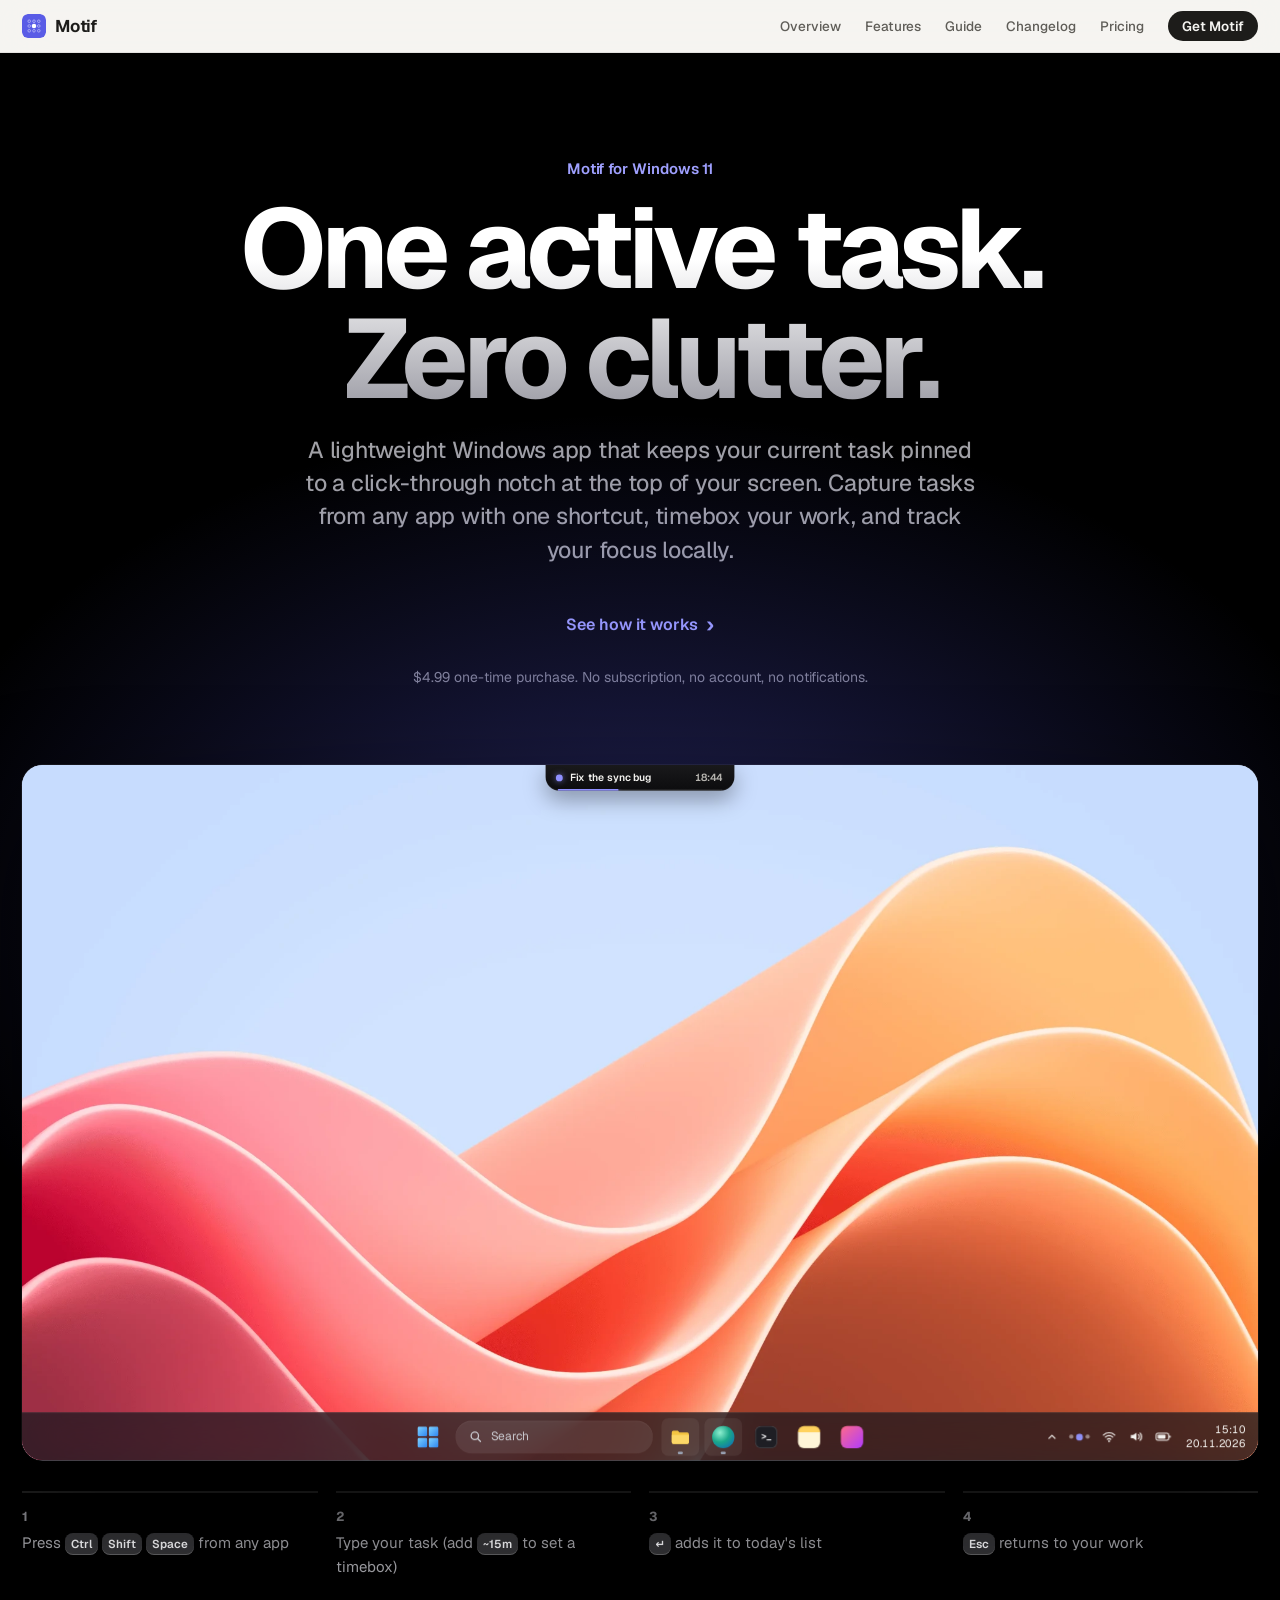
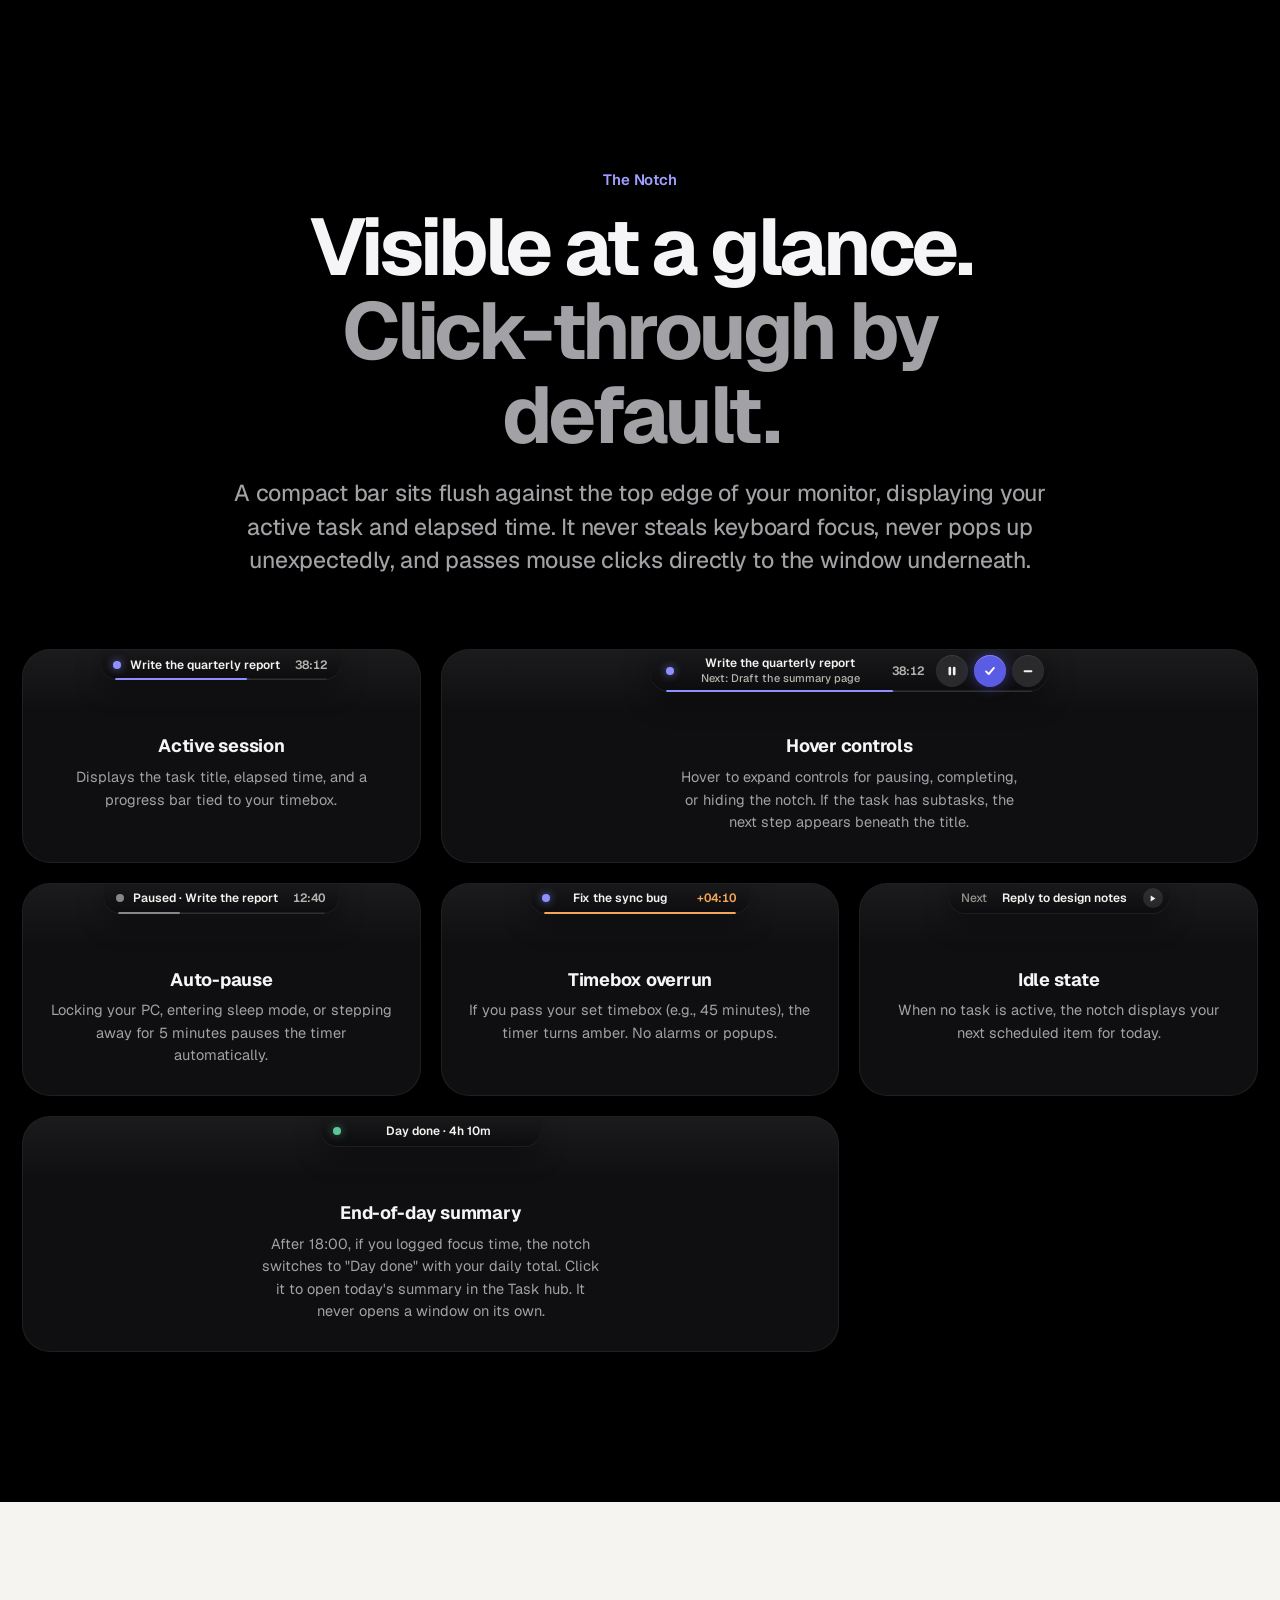
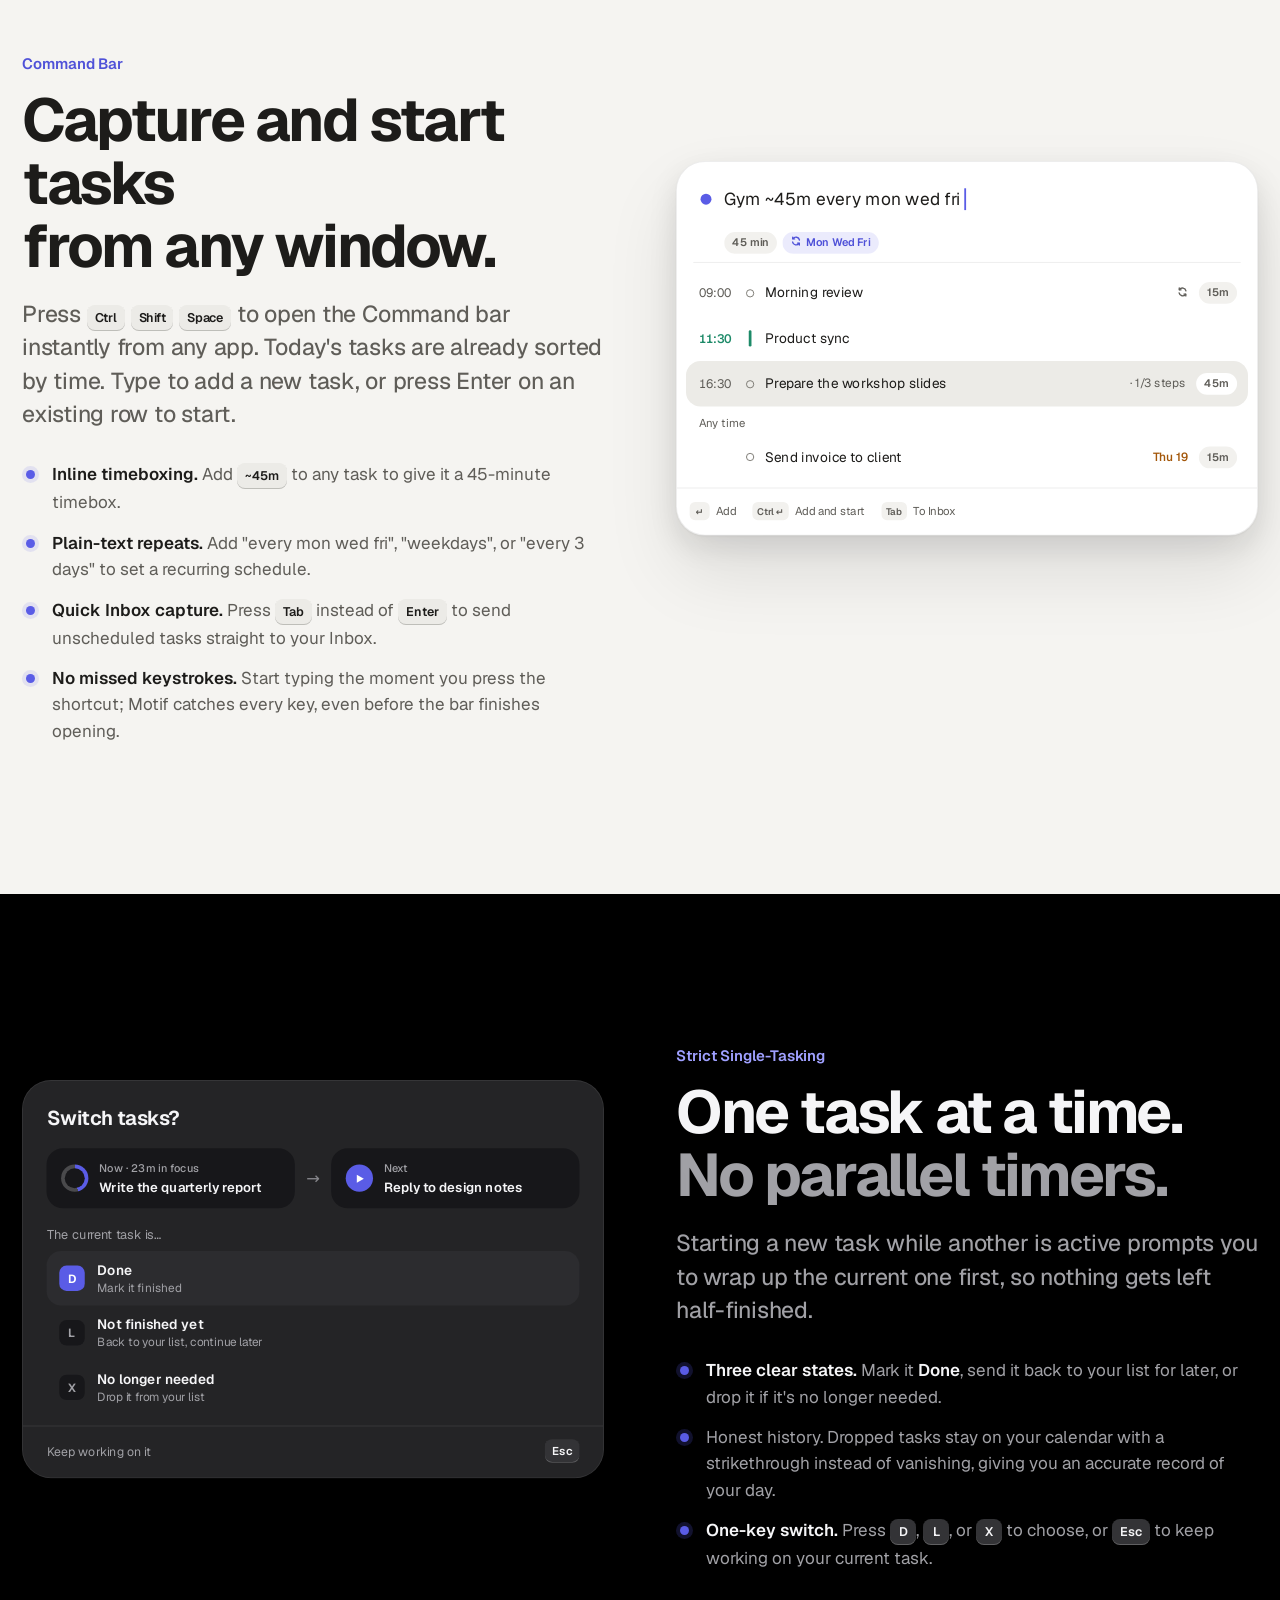
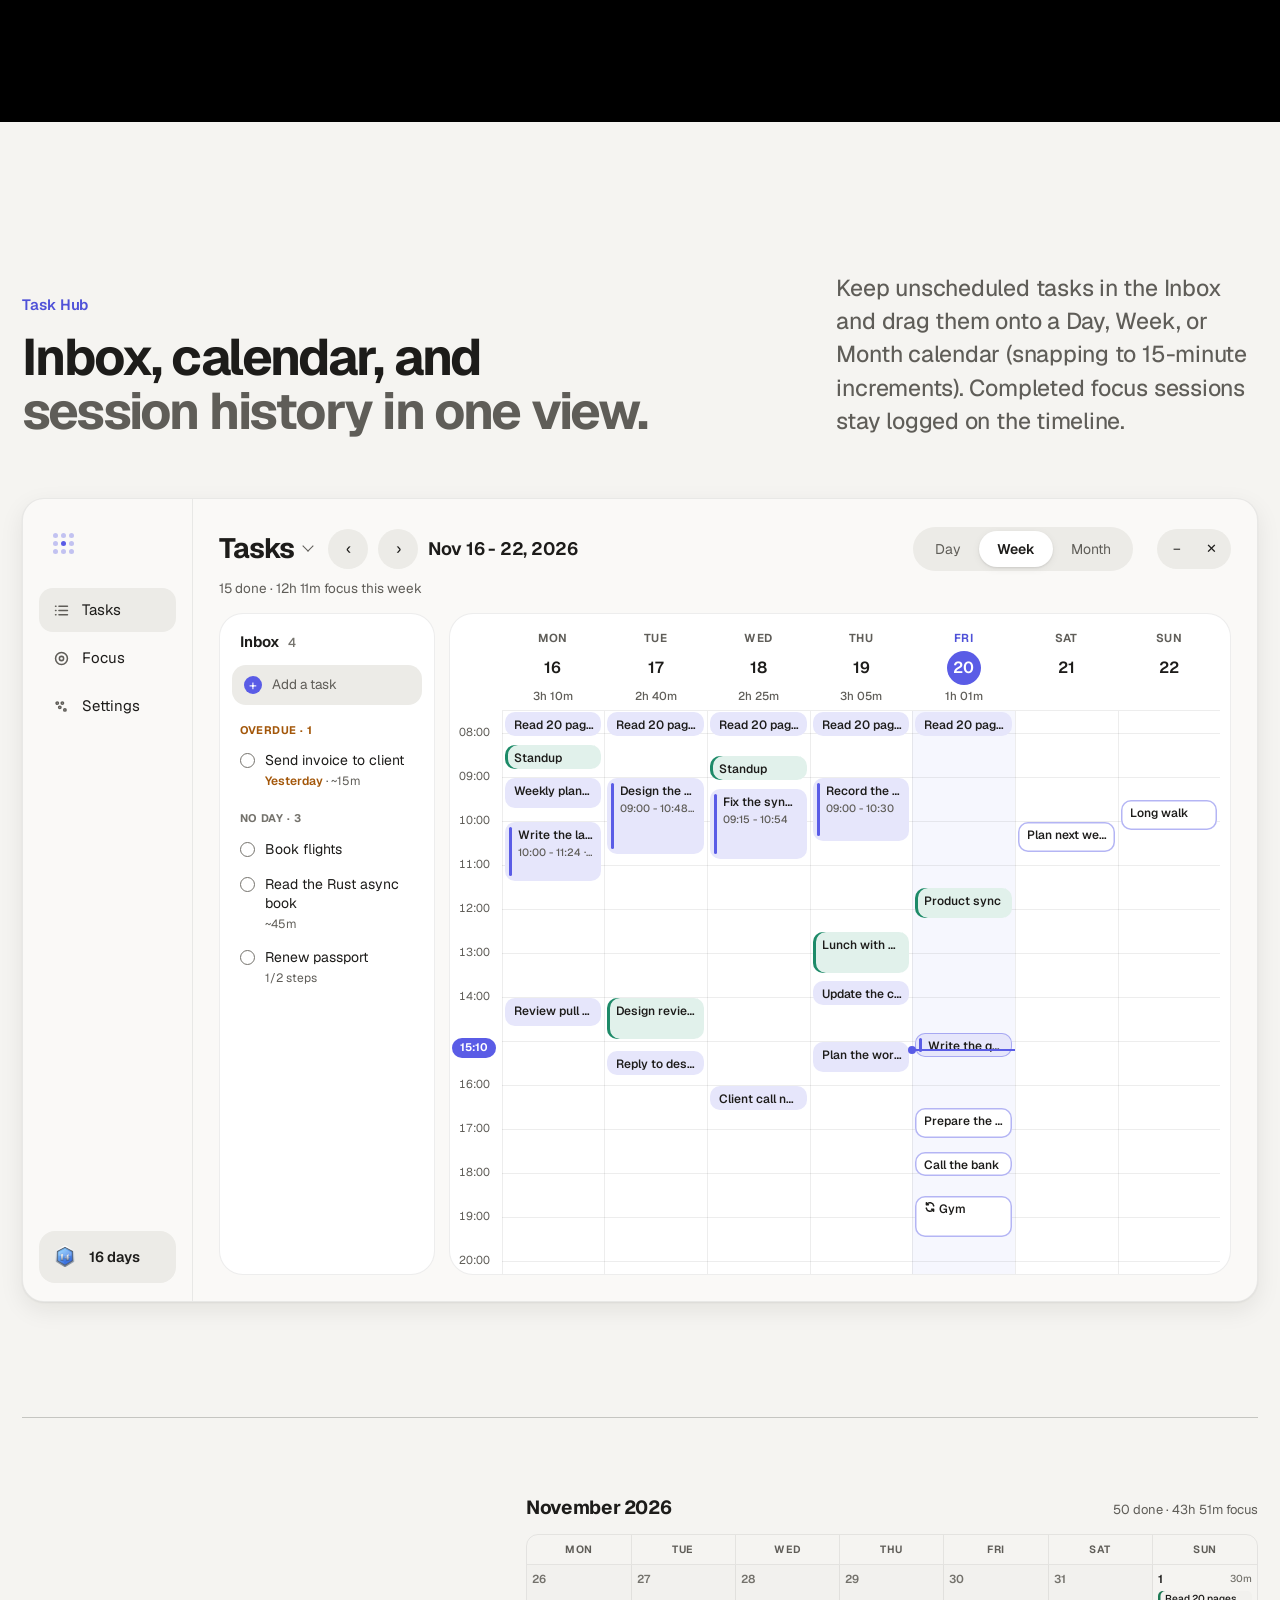
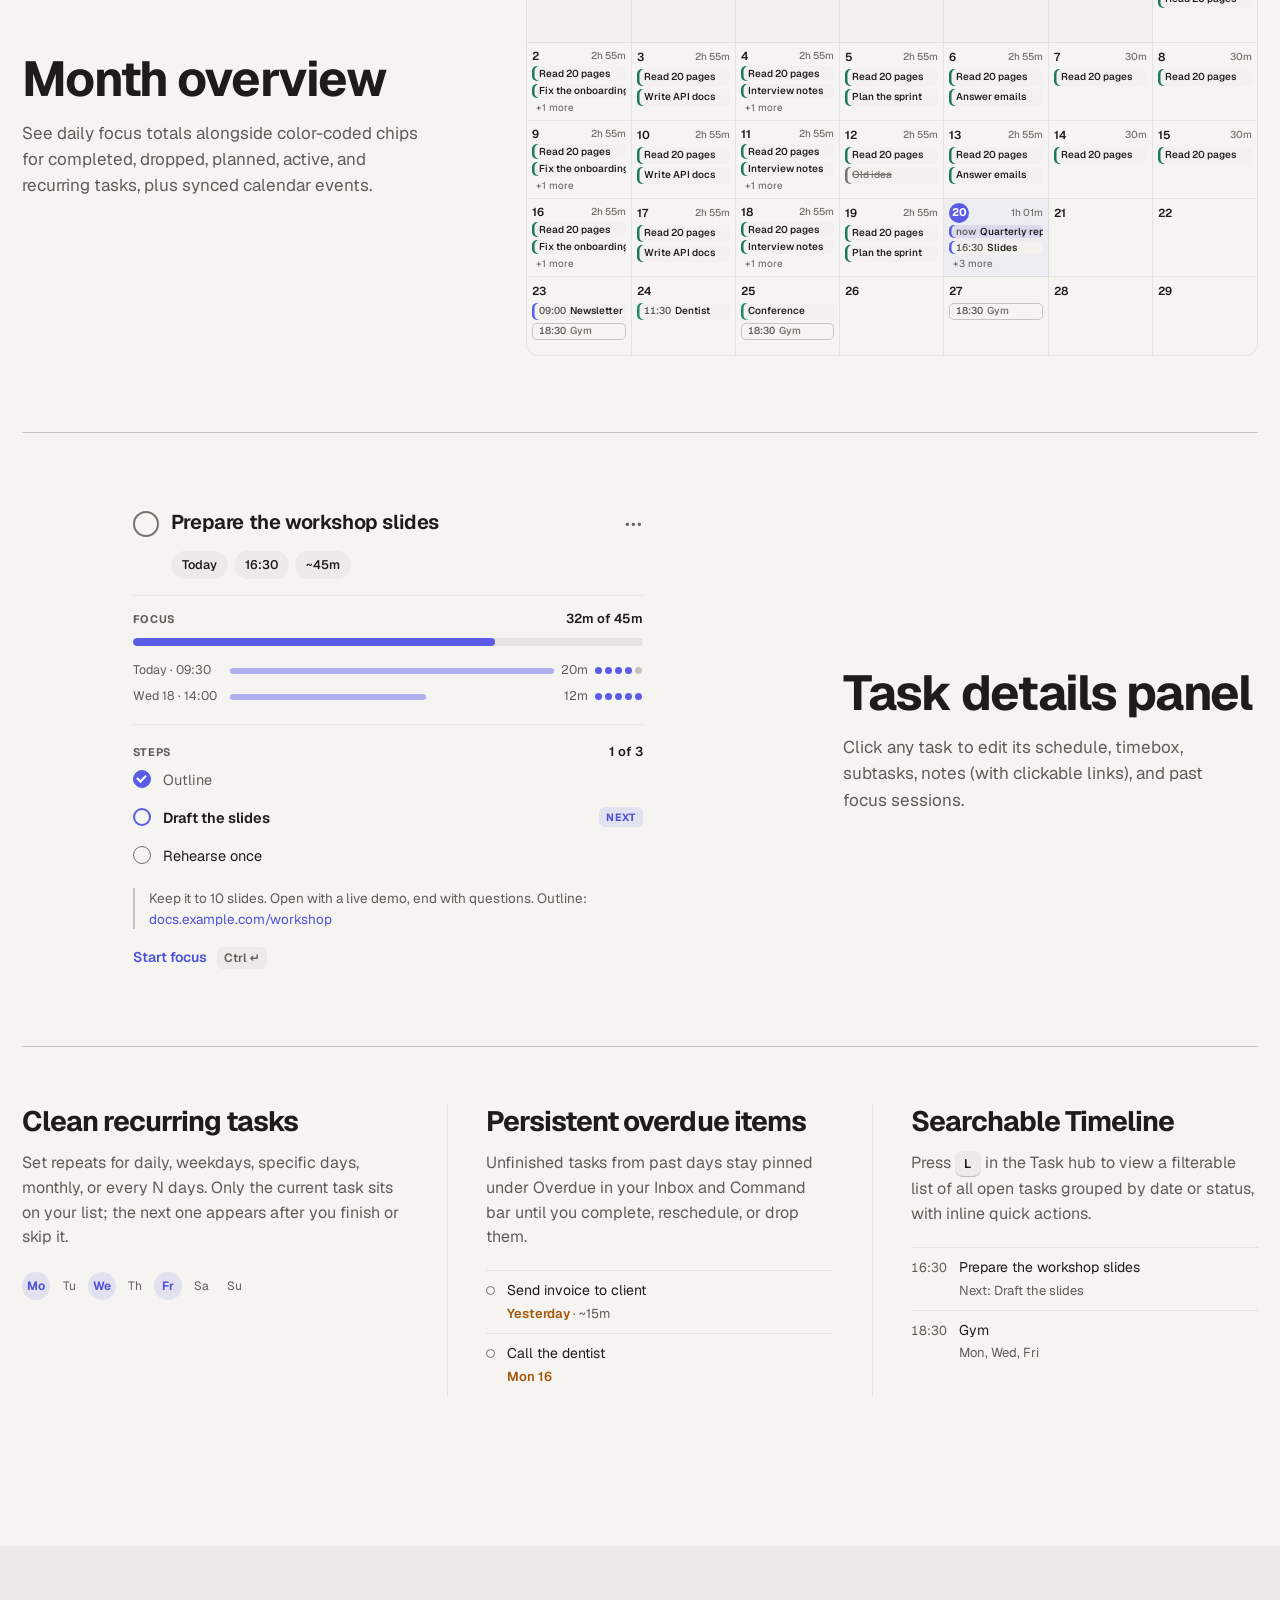
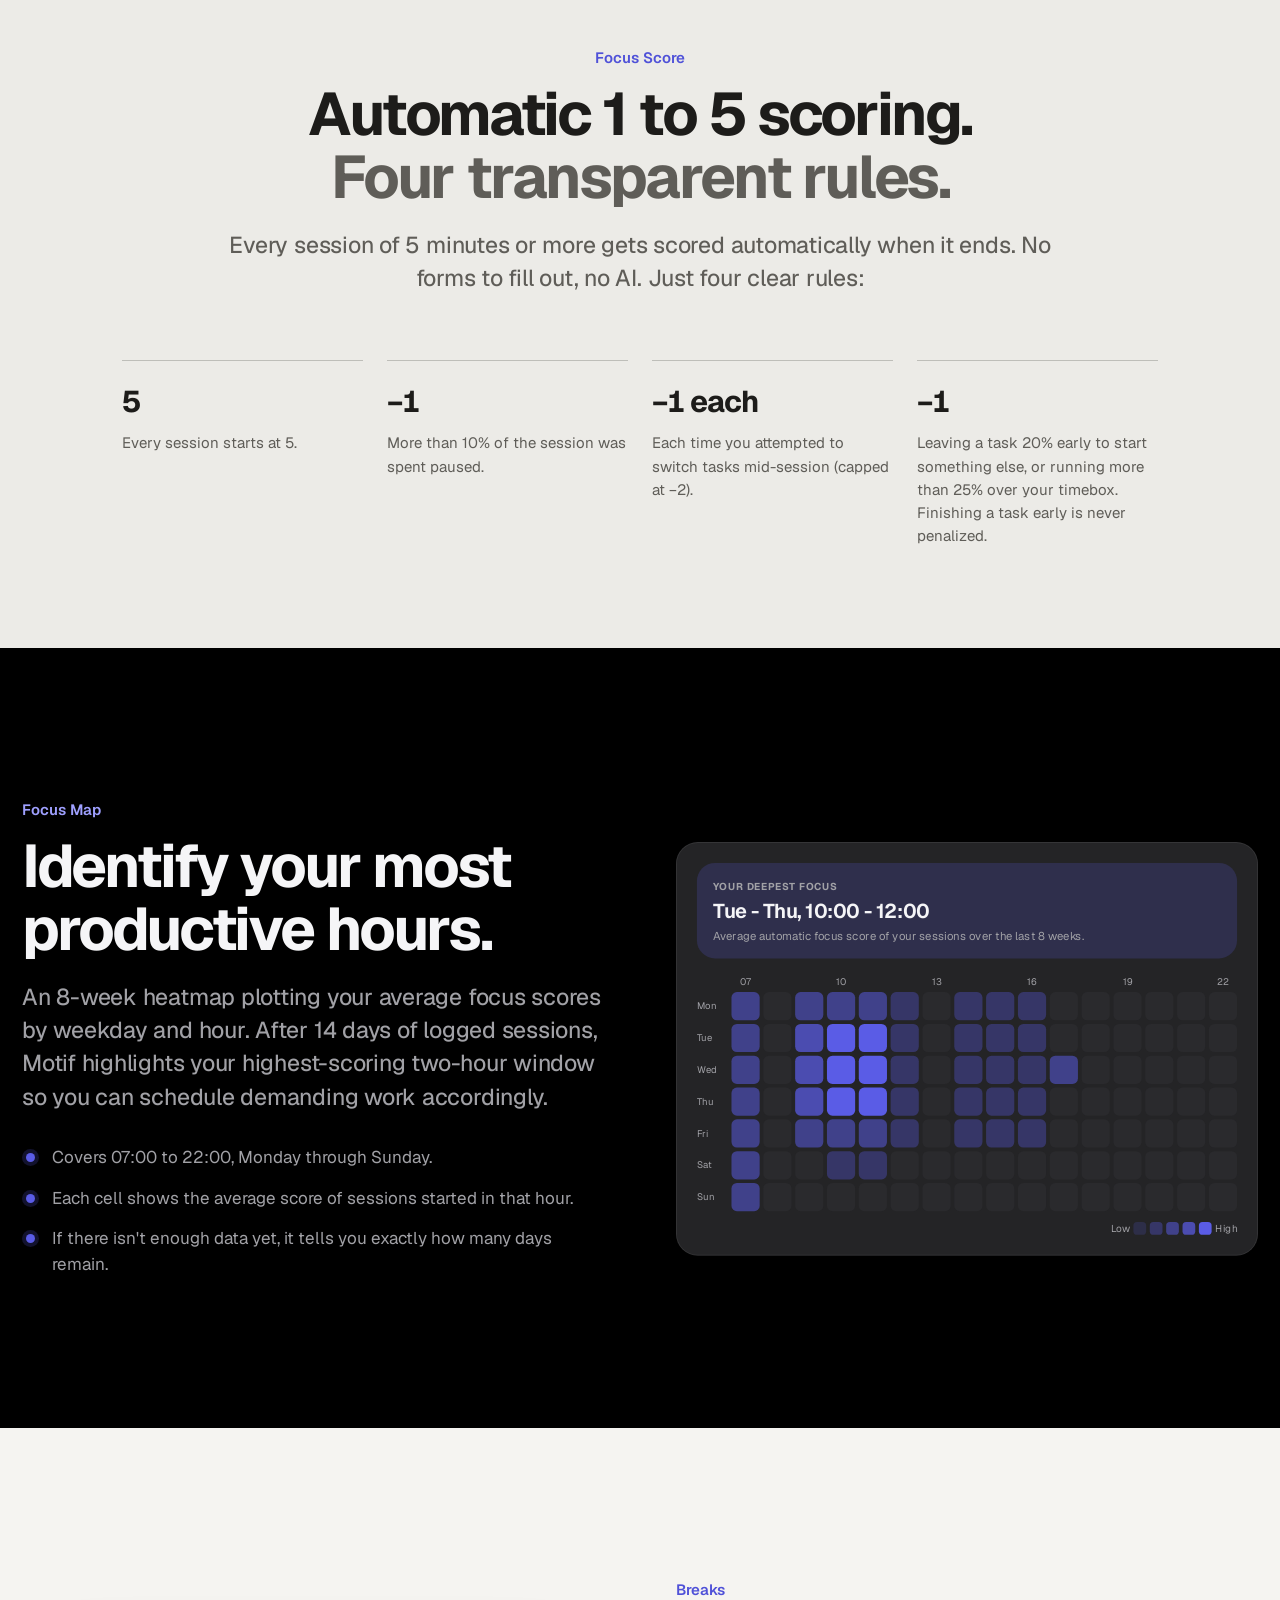
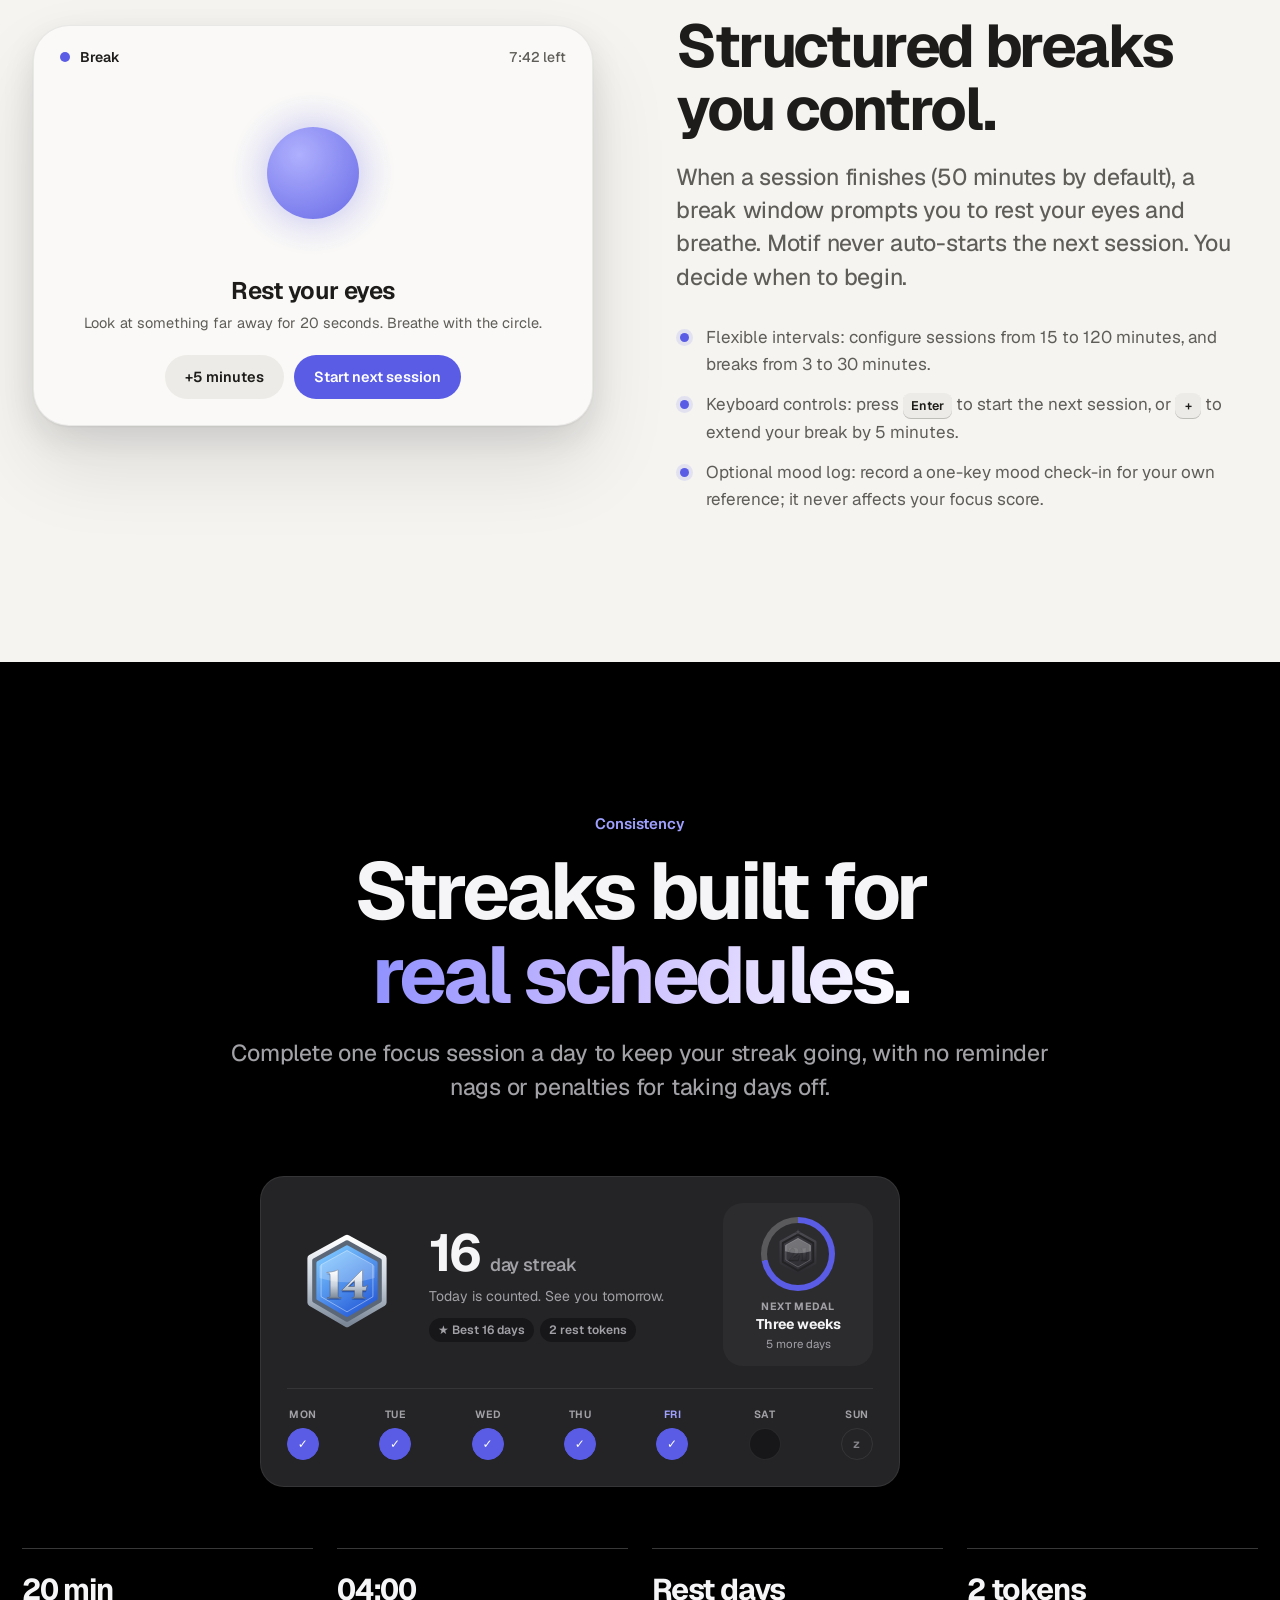
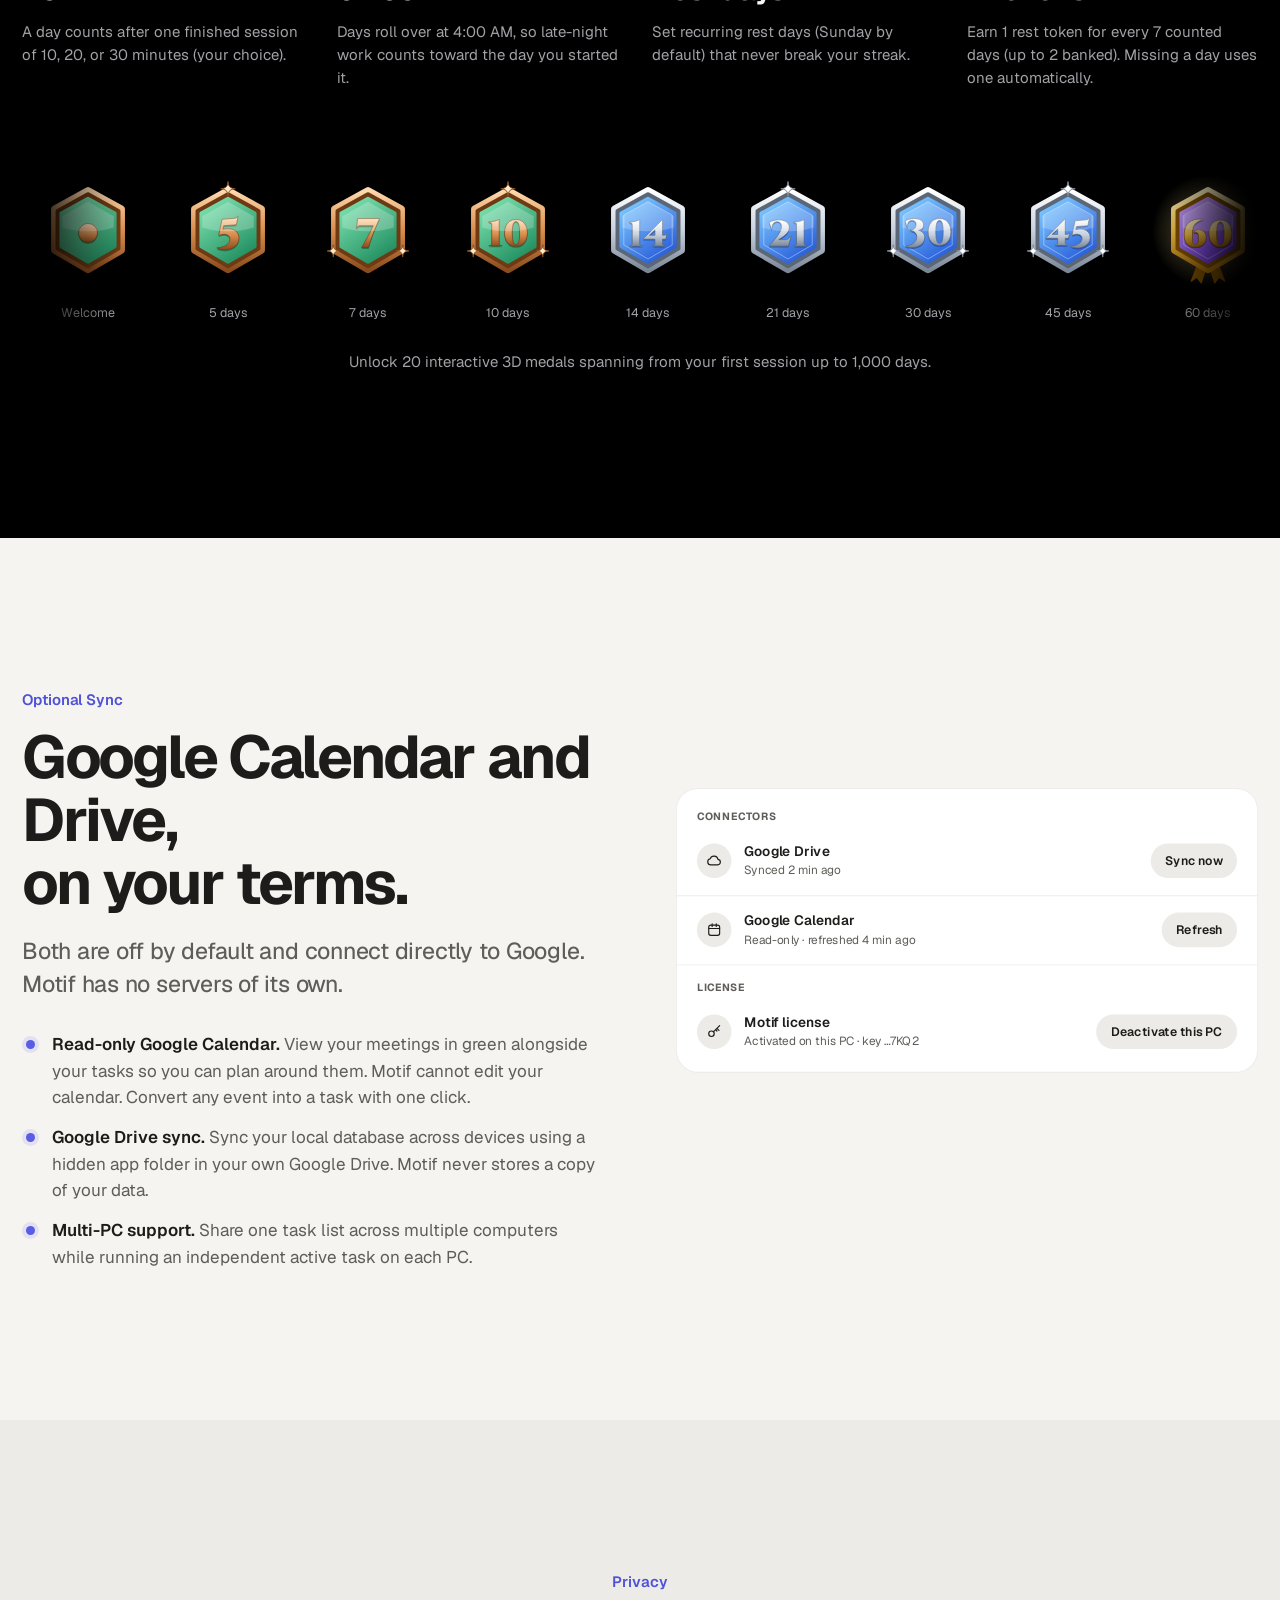
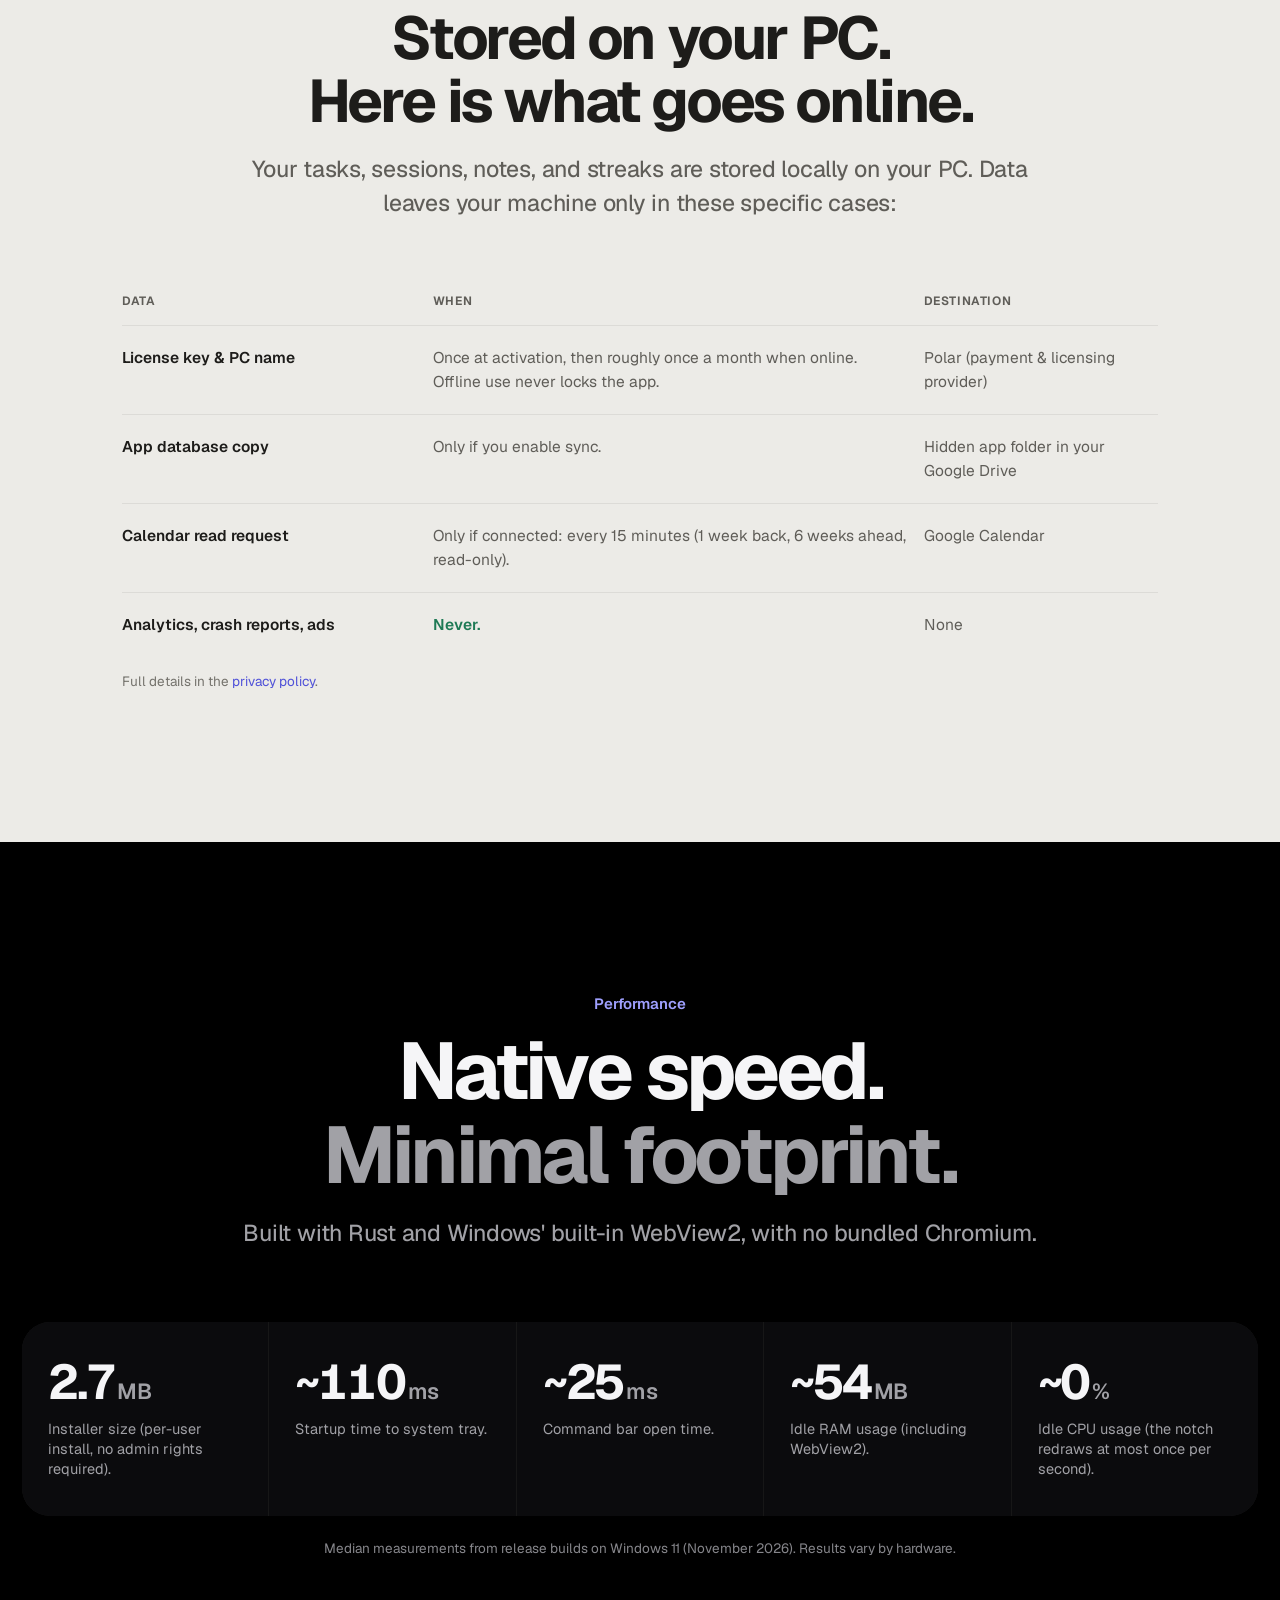
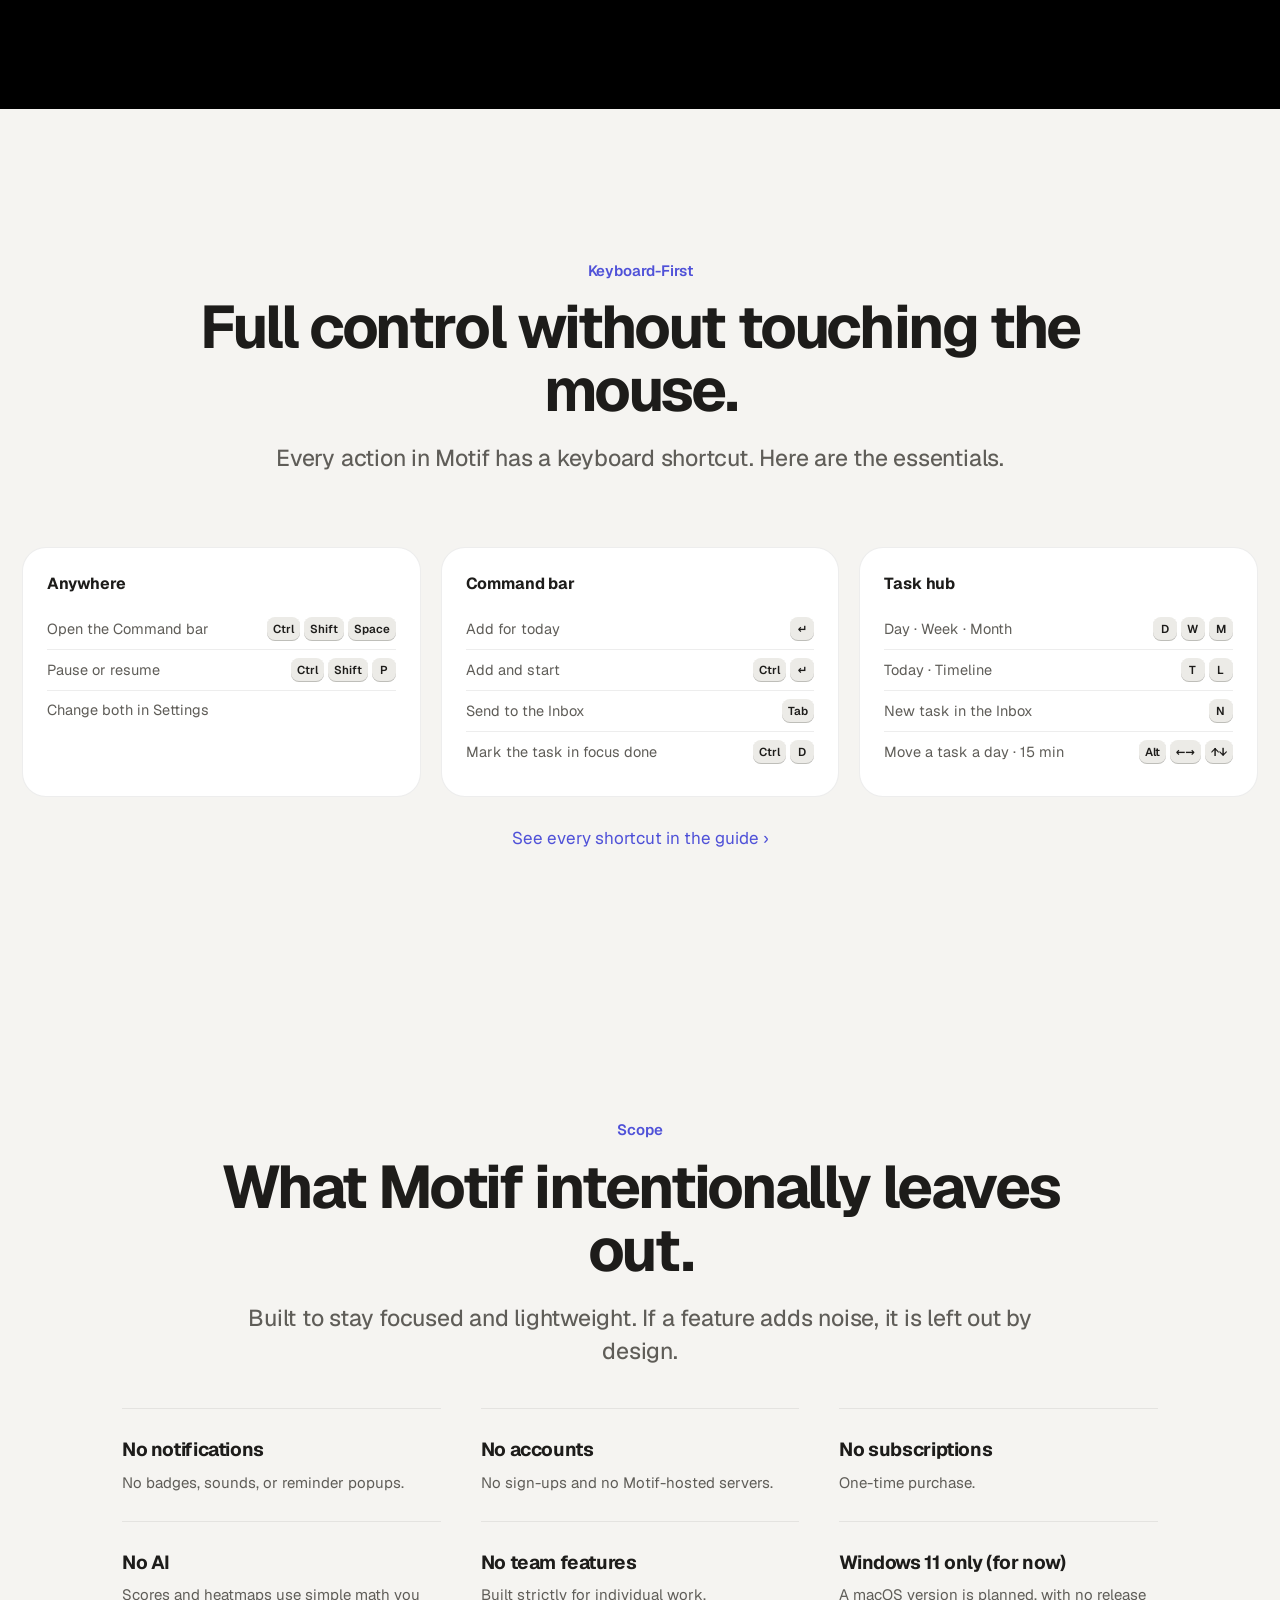
<file: index.html>
<!doctype html>
<html lang="en">
<head>
  <meta charset="utf-8">
  <meta name="viewport" content="width=device-width, initial-scale=1">
  <title>Motif - Single-task focus app for Windows</title>
  <meta name="description" content="A keyboard-first Windows app for single-tasking. Features a click-through screen notch, instant Command bar, task calendar, automatic focus scoring, and local storage. $4.99 one-time payment.">
  <meta property="og:type" content="website">
  <meta property="og:title" content="Motif - Single-task focus app for Windows">
  <meta property="og:description" content="Single-task focus for Windows. One active task, instant keyboard capture, local data. $4.99 once.">
  <meta name="twitter:card" content="summary">
  <meta name="theme-color" content="#000000">
  <link rel="icon" href="icon.svg" type="image/svg+xml">
  <link rel="preload" href="fonts/geist-latin.woff2" as="font" type="font/woff2" crossorigin>
  <link rel="stylesheet" href="style.css?v=10">
</head>
<body>

<header class="nav">
  <div class="wide">
    <a class="brand" href="./"><img src="icon.svg" alt="" width="24" height="24"> Motif</a>
    <nav class="nav-links" aria-label="Main">
      <a class="hide-sm" href="#notch">Overview</a>
      <a class="hide-sm" href="#hub">Features</a>
      <a class="hide-sm" href="guide.html">Guide</a>
      <a class="hide-sm" href="changelog.html">Changelog</a>
      <a href="#pricing">Pricing</a>
      <a class="nav-buy" href="https://buy.polar.sh/polar_cl_n5zw4waBRvlHAFTUboq6AXlqnlReFxfe9YLOI2bd5Yn">Get Motif</a>
    </nav>
  </div>
</header>

<main>

<!-- ============================================================ HERO -->
<section class="dark hero">
  <div class="hero-glow" aria-hidden="true"></div>
  <div class="wrap">
    <p class="eyebrow">Motif for Windows 11</p>
    <h1 class="h-hero grad">One active task.<br>Zero clutter.</h1>
    <p class="lead center" style="max-width:30em;margin-left:auto;margin-right:auto">A lightweight Windows app that keeps your current task pinned to a click-through notch at the top of your screen. Capture tasks from any app with one shortcut, timebox your work, and track your focus locally.</p>
    <div class="ctas">
      <a class="btn ghost" href="#notch">See how it works</a>
    </div>
    <p class="meaning">$4.99 one-time purchase. No subscription, no account, no notifications.</p>
  </div>

  <div class="scene reveal">
    <div class="fit" data-w="1440" data-h="810" data-crop="780" role="img" aria-label="A Windows desktop with a soft wave wallpaper, the taskbar at the bottom and Motif's notch at the top. The keys Ctrl, Shift and Space are pressed, the Command bar appears, 'Call the bank ~15m' is typed with chips for Today and 15 minutes, Enter adds it to today's list, and Esc closes the bar.">
      <div class="mock fs" aria-hidden="true" data-fs>
        <img class="fs-wall" src="img/wallpaper.webp" alt="" width="2000" height="1250" decoding="async">
        <div class="fs-tb">
          <div class="tb-mid">
            <span class="tb-ic"><span class="tb-start"><i></i><i></i><i></i><i></i></span></span>
            <span class="tb-search"><svg width="15" height="15" viewBox="0 0 16 16"><circle cx="7" cy="7" r="4.6" fill="none" stroke="currentColor" stroke-width="1.6"/><path d="M10.5 10.5 14 14" stroke="currentColor" stroke-width="1.6" stroke-linecap="round"/></svg>Search</span>
            <span class="tb-ic on"><svg width="26" height="26" viewBox="0 0 26 26"><path d="M3 7.5a2 2 0 0 1 2-2h5l2 2.2h9a2 2 0 0 1 2 2V19a2 2 0 0 1-2 2H5a2 2 0 0 1-2-2z" fill="#f4c542"/><path d="M3 10.5h20V19a2 2 0 0 1-2 2H5a2 2 0 0 1-2-2z" fill="#fbd767"/></svg></span>
            <span class="tb-ic on"><span class="tb-app globe"></span></span>
            <span class="tb-ic"><span class="tb-app term">&gt;_</span></span>
            <span class="tb-ic"><span class="tb-app notes"></span></span>
            <span class="tb-ic"><span class="tb-app music"></span></span>
          </div>
          <div class="tb-tray">
            <svg width="12" height="12" viewBox="0 0 12 12"><path d="M2.5 7.5 6 4l3.5 3.5" fill="none" stroke="#f3f2ef" stroke-width="1.4" stroke-linecap="round" stroke-linejoin="round"/></svg>
            <span class="tg" title="Motif"><b></b><b></b><b></b></span>
            <svg width="17" height="17" viewBox="0 0 18 18"><path d="M2 7a10 10 0 0 1 14 0M4.5 9.6a6.4 6.4 0 0 1 9 0M7 12.2a2.8 2.8 0 0 1 4 0" fill="none" stroke="#f3f2ef" stroke-width="1.5" stroke-linecap="round"/><circle cx="9" cy="14.6" r="1.1" fill="#f3f2ef"/></svg>
            <svg width="17" height="17" viewBox="0 0 18 18"><path d="M3 7h3l4-3v10l-4-3H3z" fill="#f3f2ef"/><path d="M12.5 6.5a3.5 3.5 0 0 1 0 5M14.5 4.5a6.5 6.5 0 0 1 0 9" fill="none" stroke="#f3f2ef" stroke-width="1.4" stroke-linecap="round"/></svg>
            <svg width="20" height="17" viewBox="0 0 22 18"><rect x="1.5" y="4.5" width="16" height="9" rx="2.2" fill="none" stroke="#f3f2ef" stroke-width="1.4"/><rect x="3.5" y="6.5" width="10" height="5" rx="1" fill="#f3f2ef"/><rect x="18.5" y="7.5" width="1.6" height="3" rx=".8" fill="#f3f2ef"/></svg>
            <span class="tb-clock">15:10<br>20.11.2026</span>
          </div>
        </div>
        <div class="notch live"><span class="nd"></span><span class="nt">Fix the sync bug</span><span class="ntime" data-timer="18:40">18:40</span><span class="nline"><i style="width:37%"></i></span></div>
        <div class="cbar fs-bar">
          <div class="cb-in"><span class="adot"></span><span class="ph">Add to the queue, or pick what is next</span><span class="typed fs-typed"></span><span class="caret"></span></div>
          <div class="cb-tokens fs-tokens"></div>
          <div class="cb-line"></div>
          <div class="cb-now"><span class="dot"></span>Fix the sync bug<span class="done">Done</span></div>
          <div class="cb-row sel"><span class="tm">16:30</span><span class="ring"></span><span class="ttl">Prepare the workshop slides</span><span class="meta">· 1/3 steps</span><span class="chip">45m</span></div>
          <div class="cb-row ev"><span class="tm">17:00</span><span class="ebar"></span><span class="ttl">Team sync</span></div>
          <div class="cb-group">Any time</div>
          <div class="cb-row"><span class="tm"></span><span class="ring"></span><span class="ttl">Send invoice to client</span><span class="late">Thu 19</span><span class="chip">15m</span></div>
          <div class="cb-row fs-new"><span class="tm"></span><span class="ring"></span><span class="ttl">Call the bank</span><span class="chip">15m</span></div>
          <div class="cb-foot foot-idle"><span><b class="kbd">↑↓</b>Select</span><span><b class="kbd">↵</b>Start</span><span><b class="kbd">Ctrl ↵</b>Add and start</span><span><b class="kbd">Ctrl D</b>Done</span></div>
          <div class="cb-foot foot-type"><span><b class="kbd">↵</b>Add</span><span><b class="kbd">Ctrl ↵</b>Add and start</span><span><b class="kbd">Tab</b>To Inbox</span></div>
        </div>
        <div class="fs-keys">
          <div class="grp" data-g="a"><span class="key" data-k="ctrl">Ctrl</span><span class="plus">+</span><span class="key" data-k="shift">Shift</span><span class="plus">+</span><span class="key wide" data-k="space">Space</span></div>
          <div class="grp" data-g="b"><span class="key wide" data-k="enter">Enter ↵</span></div>
          <div class="grp" data-g="c"><span class="key" data-k="esc">Esc</span></div>
        </div>
      </div>
    </div>
    <ol class="fs-steps">
      <li data-s="1"><b>1</b>Press <kbd>Ctrl</kbd> <kbd>Shift</kbd> <kbd>Space</kbd> from any app</li>
      <li data-s="2"><b>2</b>Type your task (add <kbd>~15m</kbd> to set a timebox)</li>
      <li data-s="3"><b>3</b><kbd>↵</kbd> adds it to today's list</li>
      <li data-s="4"><b>4</b><kbd>Esc</kbd> returns to your work</li>
    </ol>
  </div>
</section>

<!-- ============================================================ NOTCH -->
<section id="notch" class="dark sec">
  <div class="wide">
    <div class="sec-head reveal">
      <p class="eyebrow">The Notch</p>
      <h2 class="h-xl">Visible at a glance.<br><span class="muted">Click-through by default.</span></h2>
      <p class="lead">A compact bar sits flush against the top edge of your monitor, displaying your active task and elapsed time. It never steals keyboard focus, never pops up unexpectedly, and passes mouse clicks directly to the window underneath.</p>
    </div>
    <div class="notch-row">
      <div class="notch-cell reveal">
        <div class="stagebar"><span class="notch live"><span class="nd"></span><span class="nt">Write the quarterly report</span><span class="ntime">38:12</span><span class="nline"><i style="width:62%"></i></span></span></div>
        <h4>Active session</h4><p>Displays the task title, elapsed time, and a progress bar tied to your timebox.</p>
      </div>
      <div class="notch-cell w2 reveal">
        <div class="stagebar"><span class="notch open"><span class="nd"></span><span class="nt">Write the quarterly report<small>Next: Draft the summary page</small></span><span class="ntime">38:12</span>
          <span class="nb" title="Pause"><svg width="14" height="14" viewBox="0 0 16 16"><rect x="4" y="3" width="3" height="10" rx="1.5"/><rect x="9" y="3" width="3" height="10" rx="1.5"/></svg></span>
          <span class="nb acc" title="Done"><svg width="14" height="14" viewBox="0 0 16 16"><path d="M3.5 8.5l3 3 6-7" fill="none" stroke="#fff" stroke-width="2.2" stroke-linecap="round" stroke-linejoin="round"/></svg></span>
          <span class="nb" title="Hide"><svg width="14" height="14" viewBox="0 0 16 16"><rect x="3" y="7" width="10" height="2.4" rx="1.2"/></svg></span>
          <span class="nline"><i style="width:62%"></i></span></span></div>
        <h4>Hover controls</h4><p>Hover to expand controls for pausing, completing, or hiding the notch. If the task has subtasks, the next step appears beneath the title.</p>
      </div>
      <div class="notch-cell reveal">
        <div class="stagebar"><span class="notch paused"><span class="nd"></span><span class="nt">Paused · Write the report</span><span class="ntime">12:40</span><span class="nline"><i style="width:30%"></i></span></span></div>
        <h4>Auto-pause</h4><p>Locking your PC, entering sleep mode, or stepping away for 5 minutes pauses the timer automatically.</p>
      </div>
      <div class="notch-cell reveal">
        <div class="stagebar"><span class="notch over"><span class="nd"></span><span class="nt">Fix the sync bug</span><span class="ntime">+04:10</span><span class="nline"><i></i></span></span></div>
        <h4>Timebox overrun</h4><p>If you pass your set timebox (e.g., 45 minutes), the timer turns amber. No alarms or popups.</p>
      </div>
      <div class="notch-cell reveal">
        <div class="stagebar"><span class="notch"><span class="nlabel">Next</span><span class="nt">Reply to design notes</span><span class="nbtn"><svg width="10" height="10" viewBox="0 0 10 10"><path d="M3 1.8v6.4L8.2 5z"/></svg></span></span></div>
        <h4>Idle state</h4><p>When no task is active, the notch displays your next scheduled item for today.</p>
      </div>
      <div class="notch-cell w2 reveal">
        <div class="stagebar"><span class="notch"><span class="nd" style="background:#5bc898;box-shadow:0 0 8px #5bc89888"></span><span class="nt">Day done · 4h 10m</span></span></div>
        <h4>End-of-day summary</h4><p>After 18:00, if you logged focus time, the notch switches to "Day done" with your daily total. Click it to open today's summary in the Task hub. It never opens a window on its own.</p>
      </div>
    </div>
  </div>
</section>

<!-- ============================================================ COMMAND BAR -->
<section id="command" class="sec">
  <div class="wide split">
    <div class="reveal">
      <p class="eyebrow">Command Bar</p>
      <h2 class="h-lg">Capture and start tasks<br>from any window.</h2>
      <p class="lead">Press <kbd>Ctrl</kbd> <kbd>Shift</kbd> <kbd>Space</kbd> to open the Command bar instantly from any app. Today's tasks are already sorted by time. Type to add a new task, or press Enter on an existing row to start.</p>
      <ul class="facts">
        <li><b>Inline timeboxing.</b> Add <kbd>~45m</kbd> to any task to give it a 45-minute timebox.</li>
        <li><b>Plain-text repeats.</b> Add "every mon wed fri", "weekdays", or "every 3 days" to set a recurring schedule.</li>
        <li><b>Quick Inbox capture.</b> Press <kbd>Tab</kbd> instead of <kbd>Enter</kbd> to send unscheduled tasks straight to your Inbox.</li>
        <li><b>No missed keystrokes.</b> Start typing the moment you press the shortcut; Motif catches every key, even before the bar finishes opening.</li>
      </ul>
    </div>
    <div class="reveal">
      <div class="fit" data-w="640" data-h="520" role="img" aria-label="The Command bar with a task being typed, chips under it for 45 minutes and a repeat on Monday, Wednesday and Friday, and today's tasks below.">
        <div class="mock cbar" aria-hidden="true">
          <div class="cb-in"><span class="adot"></span><span class="typed">Gym ~45m every mon wed fri</span><span class="caret" style="margin-left:-10px"></span></div>
          <div class="cb-tokens on"><span class="chip">45 min</span><span class="chip acc"><span data-rep></span>Mon Wed Fri</span></div>
          <div class="cb-line"></div>
          <div class="cb-row"><span class="tm">09:00</span><span class="ring"></span><span class="ttl">Morning review</span><span data-rep></span><span class="chip">15m</span></div>
          <div class="cb-row ev"><span class="tm">11:30</span><span class="ebar"></span><span class="ttl">Product sync</span></div>
          <div class="cb-row sel"><span class="tm">16:30</span><span class="ring"></span><span class="ttl">Prepare the workshop slides</span><span class="meta">· 1/3 steps</span><span class="chip">45m</span></div>
          <div class="cb-group">Any time</div>
          <div class="cb-row"><span class="tm"></span><span class="ring"></span><span class="ttl">Send invoice to client</span><span class="late">Thu 19</span><span class="chip">15m</span></div>
          <div class="cb-foot"><span><b class="kbd">↵</b>Add</span><span><b class="kbd">Ctrl ↵</b>Add and start</span><span><b class="kbd">Tab</b>To Inbox</span></div>
        </div>
      </div>
    </div>
  </div>
</section>

<!-- ============================================================ ONE TASK -->
<section class="dark sec">
  <div class="wide split flip">
    <div class="reveal">
      <p class="eyebrow">Strict Single-Tasking</p>
      <h2 class="h-lg">One task at a time.<br><span class="muted">No parallel timers.</span></h2>
      <p class="lead">Starting a new task while another is active prompts you to wrap up the current one first, so nothing gets left half-finished.</p>
      <ul class="facts">
        <li><b>Three clear states.</b> Mark it <b>Done</b>, send it back to your list for later, or drop it if it's no longer needed.</li>
        <li>Honest history. Dropped tasks stay on your calendar with a strikethrough instead of vanishing, giving you an accurate record of your day.</li>
        <li><b>One-key switch.</b> Press <kbd>D</kbd>, <kbd>L</kbd>, or <kbd>X</kbd> to choose, or <kbd>Esc</kbd> to keep working on your current task.</li>
      </ul>
    </div>
    <div class="reveal">
      <div class="fit" data-w="640" data-h="500" role="img" aria-label="The switch prompt: Switch tasks? Now: Write the quarterly report, 23 minutes in focus. Next: Reply to design notes. The current task is: Done, Not finished yet, or No longer needed.">
        <div class="mock cbar" aria-hidden="true" style="padding:0">
          <div class="sw">
            <h4>Switch tasks?</h4>
            <div class="sw-cards">
              <div class="sw-card"><span class="pring"></span><div><small>Now · 23m in focus</small><b>Write the quarterly report</b></div></div>
              <span class="sw-arrow">→</span>
              <div class="sw-card"><span class="pplay"><svg width="10" height="10" viewBox="0 0 10 10"><path d="M2 1v8l7-4z"/></svg></span><div><small>Next</small><b>Reply to design notes</b></div></div>
            </div>
            <p>The current task is…</p>
            <div class="sw-opt sel"><span class="k">D</span><div><b>Done</b><small>Mark it finished</small></div></div>
            <div class="sw-opt"><span class="k">L</span><div><b>Not finished yet</b><small>Back to your list, continue later</small></div></div>
            <div class="sw-opt"><span class="k">X</span><div><b>No longer needed</b><small>Drop it from your list</small></div></div>
            <div class="sw-keep"><span>Keep working on it</span><b class="kbd">Esc</b></div>
          </div>
        </div>
      </div>
    </div>
  </div>
</section>

<!-- ============================================================ HUB -->
<section id="hub" class="sec">
  <div class="wide">
    <div class="hub-intro reveal">
      <div>
        <p class="eyebrow">Task Hub</p>
        <h2>Inbox, calendar, and <span class="muted">session history in one view.</span></h2>
      </div>
      <p class="lead">Keep unscheduled tasks in the Inbox and drag them onto a Day, Week, or Month calendar (snapping to 15-minute increments). Completed focus sessions stay logged on the timeline.</p>
    </div>
    <div class="hub-preview reveal" role="img" aria-label="A week in the Task Hub showing completed focus sessions, Google Calendar events, planned tasks, and the current session.">
      <div class="mock win hub" aria-hidden="true">
        <aside class="hub-side">
          <div class="hub-logo"><i></i><i></i><i></i><i></i><i></i><i></i><i></i><i></i><i></i></div>
          <div class="nav-it on"><svg width="17" height="17" viewBox="0 0 20 20"><path d="M7 5h10M7 10h10M7 15h10M3 5h.5M3 10h.5M3 15h.5"/></svg>Tasks</div>
          <div class="nav-it"><svg width="17" height="17" viewBox="0 0 20 20"><circle cx="10" cy="10" r="7"/><circle cx="10" cy="10" r="2.5"/></svg>Focus</div>
          <div class="nav-it"><svg width="17" height="17" viewBox="0 0 20 20"><circle cx="5" cy="6" r="1.4"/><circle cx="11" cy="6" r="1.4"/><circle cx="8" cy="11" r="1.4"/><circle cx="14" cy="14" r="1.4"/></svg>Settings</div>
          <div class="hub-chip"><img src="img/medals/medal-14.svg" alt="">16 days</div>
        </aside>
        <div class="hub-main">
          <div class="hub-top"><h5>Tasks</h5><span class="circ">‹</span><span class="circ">›</span><span class="hub-date">Nov 16 - 22, 2026</span><div class="seg"><span>Day</span><span class="on">Week</span><span>Month</span></div><div class="caps"><span>–</span><span>✕</span></div></div>
          <div class="hub-sum">15 done · 12h 11m focus this week</div>
          <div class="hub-body">
            <div class="card inbox">
              <h6>Inbox <span>4</span></h6>
              <div class="ib-add"><i>+</i>Add a task</div>
              <div class="ib-grp warn">OVERDUE · 1</div>
              <div class="ib-row"><span class="ring"></span><div>Send invoice to client<small><b>Yesterday</b> · ~15m</small></div></div>
              <div class="ib-grp" style="margin-top:14px">NO DAY · 3</div>
              <div class="ib-row"><span class="ring"></span><div>Book flights</div></div>
              <div class="ib-row"><span class="ring"></span><div>Read the Rust async book<small>~45m</small></div></div>
              <div class="ib-row"><span class="ring"></span><div>Renew passport<small>1/2 steps</small></div></div>
            </div>
            <div class="card cal" data-week></div>
          </div>
        </div>
      </div>
    </div>

    <figure class="hub-agenda reveal">
      <figcaption><strong>Friday, Nov 20</strong><span>1h 01m focus today</span></figcaption>
      <ul class="hub-examples" role="list">
        <li><time>14:48</time><div>Write the quarterly report<small class="hub-active">In focus</small></div></li>
        <li><time>16:30</time><div>Prepare the slides<small>45 min timebox</small></div></li>
        <li><time>17:30</time><div>Call the bank</div></li>
        <li><time>18:30</time><div>Gym<small>Repeats Mon, Wed, Fri</small></div></li>
      </ul>
    </figure>

    <div class="hub-features">
      <div class="hub-feature reveal">
        <div class="hub-feature-copy">
          <h3>Month overview</h3>
          <p>See daily focus totals alongside color-coded chips for completed, dropped, planned, active, and recurring tasks, plus synced calendar events.</p>
        </div>
        <div class="mock month" role="img" aria-label="November 2026 in the Task Hub, with color-coded tasks and focus time by day.">
          <div class="month-head"><b>November 2026</b><span>50 done · 43h 51m focus</span></div>
          <div class="m-grid" data-month></div>
        </div>
      </div>
      <div class="hub-feature hub-feature-reversed reveal">
        <div class="hub-feature-copy">
          <h3>Task details panel</h3>
          <p>Click any task to edit its schedule, timebox, subtasks, notes (with clickable links), and past focus sessions.</p>
        </div>
        <div class="mock task-example" role="img" aria-label="Task details for Prepare the workshop slides, with a 45-minute timebox, 32 minutes logged, three steps, and notes.">
          <div class="p-head"><span class="dc"></span><b>Prepare the workshop slides</b><span>•••</span></div>
          <div class="p-chips"><span class="chip">Today</span><span class="chip">16:30</span><span class="chip">~45m</span></div>
          <div class="p-story">
            <div class="lbl">FOCUS <span>32m of 45m</span></div>
            <div class="bar8"><i style="width:71%"></i></div>
            <div class="ses"><span>Today · 09:30</span><span class="sb" style="width:100%"></span><span>20m</span><span class="sc"><i></i><i></i><i></i><i></i><i class="o"></i></span></div>
            <div class="ses"><span>Wed 18 · 14:00</span><span class="sb" style="width:60%"></span><span>12m</span><span class="sc"><i></i><i></i><i></i><i></i><i></i></span></div>
          </div>
          <div class="p-steps">
            <div class="lbl">STEPS <span>1 of 3</span></div>
            <div class="step done"><span class="ck"></span><span>Outline</span></div>
            <div class="step next"><span class="ck"></span><span>Draft the slides</span><em>NEXT</em></div>
            <div class="step"><span class="ck"></span><span>Rehearse once</span></div>
          </div>
          <div class="p-notes">Keep it to 10 slides. Open with a live demo, end with questions. Outline: <a>docs.example.com/workshop</a></div>
          <div class="p-start">Start focus <span>Ctrl ↵</span></div>
        </div>
      </div>
    </div>

    <div class="hub-workflows reveal">
      <div>
        <h3>Clean recurring tasks</h3>
        <p>Set repeats for daily, weekdays, specific days, monthly, or every N days. Only the current task sits on your list; the next one appears after you finish or skip it.</p>
        <div class="hub-repeat" role="img" aria-label="Example weekly repeat on Monday, Wednesday, and Friday.">
          <span class="on">Mo</span><span>Tu</span><span class="on">We</span><span>Th</span><span class="on">Fr</span><span>Sa</span><span>Su</span>
        </div>
      </div>
      <div>
        <h3>Persistent overdue items</h3>
        <p>Unfinished tasks from past days stay pinned under Overdue in your Inbox and Command bar until you complete, reschedule, or drop them.</p>
        <ul class="hub-examples hub-overdue" role="list">
          <li><span class="ring" aria-hidden="true"></span><div>Send invoice to client<small><b>Yesterday</b> · ~15m</small></div></li>
          <li><span class="ring" aria-hidden="true"></span><div>Call the dentist<small><b>Mon 16</b></small></div></li>
        </ul>
      </div>
      <div>
        <h3>Searchable Timeline</h3>
        <p>Press <kbd>L</kbd> in the Task hub to view a filterable list of all open tasks grouped by date or status, with inline quick actions.</p>
        <ul class="hub-examples" role="list">
          <li><time>16:30</time><div>Prepare the workshop slides<small>Next: Draft the slides</small></div></li>
          <li><time>18:30</time><div>Gym<small>Mon, Wed, Fri</small></div></li>
        </ul>
      </div>
    </div>
  </div>
</section>

<!-- ============================================================ FOCUS SCORE -->
<section class="sec tight" style="background:var(--bg-2)">
  <div class="wrap">
    <div class="sec-head reveal" style="margin-bottom:0">
      <p class="eyebrow">Focus Score</p>
      <h2 class="h-lg">Automatic 1 to 5 scoring.<br><span class="muted">Four transparent rules.</span></h2>
      <p class="lead">Every session of 5 minutes or more gets scored automatically when it ends. No forms to fill out, no AI. Just four clear rules:</p>
    </div>
    <div class="rules reveal">
      <div><b>5</b><span>Every session starts at 5.</span></div>
      <div><b>−1</b><span>More than 10% of the session was spent paused.</span></div>
      <div><b>−1 each</b><span>Each time you attempted to switch tasks mid-session (capped at −2).</span></div>
      <div><b>−1</b><span>Leaving a task 20% early to start something else, or running more than 25% over your timebox. Finishing a task early is never penalized.</span></div>
    </div>
  </div>
</section>

<!-- ============================================================ FOCUS MAP -->
<section class="dark sec">
  <div class="wide split">
    <div class="reveal">
      <p class="eyebrow">Focus Map</p>
      <h2 class="h-lg">Identify your most<br>productive hours.</h2>
      <p class="lead">An 8-week heatmap plotting your average focus scores by weekday and hour. After 14 days of logged sessions, Motif highlights your highest-scoring two-hour window so you can schedule demanding work accordingly.</p>
      <ul class="facts">
        <li>Covers 07:00 to 22:00, Monday through Sunday.</li>
        <li>Each cell shows the average score of sessions started in that hour.</li>
        <li>If there isn't enough data yet, it tells you exactly how many days remain.</li>
      </ul>
    </div>
    <div class="reveal">
      <div class="fit" data-w="640" data-h="430" role="img" aria-label="The focus map: a weekday by hour grid in shades of indigo, darkest on Tuesday to Thursday between 10:00 and 12:00, with the insight 'Your deepest focus: Tue - Thu, 10:00 - 12:00'.">
        <div class="mock card fmap" aria-hidden="true">
          <div class="insight"><small>YOUR DEEPEST FOCUS</small><b>Tue - Thu, 10:00 - 12:00</b><span>Average automatic focus score of your sessions over the last 8 weeks.</span></div>
          <div class="heat" data-heat></div>
          <div class="legend">Low <i style="background:var(--heat-1)"></i><i style="background:var(--heat-2)"></i><i style="background:var(--heat-3)"></i><i style="background:var(--heat-4)"></i><i style="background:var(--heat-5)"></i> High</div>
        </div>
      </div>
    </div>
  </div>
</section>

<!-- ============================================================ BREAKS -->
<section class="sec">
  <div class="wide split flip">
    <div class="reveal">
      <p class="eyebrow">Breaks</p>
      <h2 class="h-lg">Structured breaks<br>you control.</h2>
      <p class="lead">When a session finishes (50 minutes by default), a break window prompts you to rest your eyes and breathe. Motif never auto-starts the next session. You decide when to begin.</p>
      <ul class="facts">
        <li>Flexible intervals: configure sessions from 15 to 120 minutes, and breaks from 3 to 30 minutes.</li>
        <li>Keyboard controls: press <kbd>Enter</kbd> to start the next session, or <kbd>+</kbd> to extend your break by 5 minutes.</li>
        <li>Optional mood log: record a one-key mood check-in for your own reference; it never affects your focus score.</li>
      </ul>
    </div>
    <div class="reveal">
      <div class="fit c" data-w="560" data-h="440" role="img" aria-label="The Break window: Break, 7:42 left, a softly glowing circle, 'Rest your eyes', and the buttons +5 minutes and Start next session.">
        <div class="mock brk" aria-hidden="true">
          <div class="brk-head"><span class="adot"></span><span>Break</span><span>7:42 left</span></div>
          <div class="breath"><span></span></div>
          <h5>Rest your eyes</h5>
          <p>Look at something far away for 20 seconds. Breathe with the circle.</p>
          <div class="btns"><span>+5 minutes</span><span class="p">Start next session</span></div>
        </div>
      </div>
    </div>
  </div>
</section>

<!-- ============================================================ STREAK -->
<section class="dark sec">
  <div class="wide">
    <div class="sec-head reveal">
      <p class="eyebrow">Consistency</p>
      <h2 class="h-xl">Streaks built for<br><span class="grad-accent">real schedules.</span></h2>
      <p class="lead">Complete one focus session a day to keep your streak going, with no reminder nags or penalties for taking days off.</p>
    </div>
    <div class="reveal" style="max-width:760px;margin:0 auto">
      <div class="fit" data-w="640" data-h="300" role="img" aria-label="The streak card: a blue Two weeks medal, 16 day streak, Today is counted, Best 16 days, 2 rest tokens, the next medal Three weeks in 5 more days, and this week with Monday to Friday checked and Sunday as a rest day.">
        <div class="mock card streak" aria-hidden="true">
          <img class="med" src="img/medals/medal-14.svg" alt="">
          <div>
            <div class="n">16 <span>day streak</span></div>
            <p>Today is counted. See you tomorrow.</p>
            <div class="chips"><span class="chip">★ Best 16 days</span><span class="chip">2 rest tokens</span></div>
          </div>
          <div class="nextm"><div class="rg"><img src="img/medals/medal-21-locked-dark.svg" alt=""></div><small>NEXT MEDAL</small><b>Three weeks</b><span>5 more days</span></div>
          <div class="wk">
            <div>MON<i class="c">✓</i></div><div>TUE<i class="c">✓</i></div><div>WED<i class="c">✓</i></div><div>THU<i class="c">✓</i></div><div style="color:var(--accent-text)">FRI<i class="c">✓</i></div><div>SAT<i></i></div><div>SUN<i class="r">z</i></div>
          </div>
        </div>
      </div>
    </div>
    <div class="rules reveal" style="margin-top:72px">
      <div><b>20 min</b><span>A day counts after one finished session of 10, 20, or 30 minutes (your choice).</span></div>
      <div><b>04:00</b><span>Days roll over at 4:00 AM, so late-night work counts toward the day you started it.</span></div>
      <div><b>Rest days</b><span>Set recurring rest days (Sunday by default) that never break your streak.</span></div>
      <div><b>2 tokens</b><span>Earn 1 rest token for every 7 counted days (up to 2 banked). Missing a day uses one automatically.</span></div>
    </div>
    <div class="medal-strip reveal" style="margin-top:88px" aria-label="All 20 medals, from bronze to royal gold">
      <div class="medal-track">
        <figure><img src="img/medals/medal-welcome.svg" alt="Welcome medal"><figcaption>Welcome</figcaption></figure>
        <figure><img src="img/medals/medal-5.svg" alt="5 days"><figcaption>5 days</figcaption></figure>
        <figure><img src="img/medals/medal-7.svg" alt="7 days"><figcaption>7 days</figcaption></figure>
        <figure><img src="img/medals/medal-10.svg" alt="10 days"><figcaption>10 days</figcaption></figure>
        <figure><img src="img/medals/medal-14.svg" alt="14 days"><figcaption>14 days</figcaption></figure>
        <figure><img src="img/medals/medal-21.svg" alt="21 days"><figcaption>21 days</figcaption></figure>
        <figure><img src="img/medals/medal-30.svg" alt="30 days"><figcaption>30 days</figcaption></figure>
        <figure><img src="img/medals/medal-45.svg" alt="45 days"><figcaption>45 days</figcaption></figure>
        <figure><img src="img/medals/medal-60.svg" alt="60 days"><figcaption>60 days</figcaption></figure>
        <figure><img src="img/medals/medal-75.svg" alt="75 days"><figcaption>75 days</figcaption></figure>
        <figure><img src="img/medals/medal-90.svg" alt="90 days"><figcaption>90 days</figcaption></figure>
        <figure><img src="img/medals/medal-100.svg" alt="100 days"><figcaption>100 days</figcaption></figure>
        <figure><img src="img/medals/medal-120.svg" alt="120 days"><figcaption>120 days</figcaption></figure>
        <figure><img src="img/medals/medal-150.svg" alt="150 days"><figcaption>150 days</figcaption></figure>
        <figure><img src="img/medals/medal-180.svg" alt="180 days"><figcaption>180 days</figcaption></figure>
        <figure><img src="img/medals/medal-240.svg" alt="240 days"><figcaption>240 days</figcaption></figure>
        <figure><img src="img/medals/medal-365.svg" alt="365 days"><figcaption>365 days</figcaption></figure>
        <figure><img src="img/medals/medal-500.svg" alt="500 days"><figcaption>500 days</figcaption></figure>
        <figure><img src="img/medals/medal-730.svg" alt="730 days"><figcaption>730 days</figcaption></figure>
        <figure><img src="img/medals/medal-1000.svg" alt="1000 days"><figcaption>1000 days</figcaption></figure>
      </div>
    </div>
    <p class="center muted" style="margin-top:28px;font-size:15px">Unlock 20 interactive 3D medals spanning from your first session up to 1,000 days.</p>
  </div>
</section>

<!-- ============================================================ CONNECTIONS -->
<section class="sec">
  <div class="wide split">
    <div class="reveal">
      <p class="eyebrow">Optional Sync</p>
      <h2 class="h-lg">Google Calendar and Drive,<br>on your terms.</h2>
      <p class="lead">Both are off by default and connect directly to Google. Motif has no servers of its own.</p>
      <ul class="facts">
        <li><b>Read-only Google Calendar.</b> View your meetings in green alongside your tasks so you can plan around them. Motif cannot edit your calendar. Convert any event into a task with one click.</li>
        <li><b>Google Drive sync.</b> Sync your local database across devices using a hidden app folder in your own Google Drive. Motif never stores a copy of your data.</li>
        <li><b>Multi-PC support.</b> Share one task list across multiple computers while running an independent active task on each PC.</li>
      </ul>
    </div>
    <div class="reveal">
      <div class="fit" data-w="640" data-h="420" role="img" aria-label="Settings: Google Drive synced 2 minutes ago, Google Calendar read-only and refreshed 4 minutes ago, and the Motif license activated on this PC.">
        <div class="mock card set" aria-hidden="true">
          <div class="set-sect">CONNECTORS</div>
          <div class="set-row"><span class="ic"><svg width="18" height="18" viewBox="0 0 24 24"><path d="M7 18h10a4 4 0 0 0 .6-7.96A6 6 0 0 0 6.1 9.1 4.5 4.5 0 0 0 7 18z"/></svg></span><div><b>Google Drive</b><small>Synced 2 min ago</small></div><span class="ob">Sync now</span></div>
          <div class="set-row"><span class="ic"><svg width="18" height="18" viewBox="0 0 24 24"><rect x="4" y="5" width="16" height="15" rx="3"/><path d="M4 10h16M9 3v4M15 3v4"/></svg></span><div><b>Google Calendar</b><small>Read-only · refreshed 4 min ago</small></div><span class="ob">Refresh</span></div>
          <div class="set-sect">LICENSE</div>
          <div class="set-row"><span class="ic"><svg width="18" height="18" viewBox="0 0 24 24"><circle cx="8" cy="15" r="4"/><path d="M10.8 12.2 20 3M16 7l3 3M14 9l2 2"/></svg></span><div><b>Motif license</b><small>Activated on this PC · key …7KQ2</small></div><span class="ob">Deactivate this PC</span></div>
        </div>
      </div>
    </div>
  </div>
</section>

<!-- ============================================================ PRIVACY TABLE -->
<section id="privacy" class="sec" style="background:var(--bg-2)">
  <div class="wrap">
    <div class="sec-head reveal">
      <p class="eyebrow">Privacy</p>
      <h2 class="h-lg">Stored on your PC.<br>Here is what goes online.</h2>
      <p class="lead">Your tasks, sessions, notes, and streaks are stored locally on your PC. Data leaves your machine only in these specific cases:</p>
    </div>
    <div class="reveal">
      <table class="ptable">
        <thead><tr><th>Data</th><th>When</th><th>Destination</th></tr></thead>
        <tbody>
          <tr><td>License key &amp; PC name</td><td>Once at activation, then roughly once a month when online. Offline use never locks the app.</td><td>Polar (payment &amp; licensing provider)</td></tr>
          <tr><td>App database copy</td><td>Only if you enable sync.</td><td>Hidden app folder in your Google Drive</td></tr>
          <tr><td>Calendar read request</td><td>Only if connected: every 15 minutes (1 week back, 6 weeks ahead, read-only).</td><td>Google Calendar</td></tr>
          <tr><td>Analytics, crash reports, ads</td><td class="never">Never.</td><td>None</td></tr>
        </tbody>
      </table>
      <p class="fine">Full details in the <a href="privacy.html">privacy policy</a>.</p>
    </div>
  </div>
</section>

<!-- ============================================================ NUMBERS -->
<section class="dark sec">
  <div class="wide">
    <div class="sec-head reveal">
      <p class="eyebrow">Performance</p>
      <h2 class="h-xl">Native speed.<br><span class="muted">Minimal footprint.</span></h2>
      <p class="lead">Built with Rust and Windows' built-in WebView2, with no bundled Chromium.</p>
    </div>
    <div class="stats reveal">
      <div><b>2.7<small>MB</small></b><span>Installer size (per-user install, no admin rights required).</span></div>
      <div><b>~110<small>ms</small></b><span>Startup time to system tray.</span></div>
      <div><b>~25<small>ms</small></b><span>Command bar open time.</span></div>
      <div><b>~54<small>MB</small></b><span>Idle RAM usage (including WebView2).</span></div>
      <div><b>~0<small>%</small></b><span>Idle CPU usage (the notch redraws at most once per second).</span></div>
    </div>
    <p class="fine center" style="margin-top:22px">Median measurements from release builds on Windows 11 (November 2026). Results vary by hardware.</p>
  </div>
</section>

<!-- ============================================================ KEYBOARD -->
<section class="sec">
  <div class="wide">
    <div class="sec-head reveal">
      <p class="eyebrow">Keyboard-First</p>
      <h2 class="h-lg">Full control without touching the mouse.</h2>
      <p class="lead">Every action in Motif has a keyboard shortcut. Here are the essentials.</p>
    </div>
    <div class="kgrid reveal">
      <div class="kcard"><h4>Anywhere</h4>
        <div class="kline"><span>Open the Command bar</span><span><b class="kbd">Ctrl</b><b class="kbd">Shift</b><b class="kbd">Space</b></span></div>
        <div class="kline"><span>Pause or resume</span><span><b class="kbd">Ctrl</b><b class="kbd">Shift</b><b class="kbd">P</b></span></div>
        <div class="kline"><span>Change both in Settings</span><span></span></div>
      </div>
      <div class="kcard"><h4>Command bar</h4>
        <div class="kline"><span>Add for today</span><span><b class="kbd">↵</b></span></div>
        <div class="kline"><span>Add and start</span><span><b class="kbd">Ctrl</b><b class="kbd">↵</b></span></div>
        <div class="kline"><span>Send to the Inbox</span><span><b class="kbd">Tab</b></span></div>
        <div class="kline"><span>Mark the task in focus done</span><span><b class="kbd">Ctrl</b><b class="kbd">D</b></span></div>
      </div>
      <div class="kcard"><h4>Task hub</h4>
        <div class="kline"><span>Day · Week · Month</span><span><b class="kbd">D</b><b class="kbd">W</b><b class="kbd">M</b></span></div>
        <div class="kline"><span>Today · Timeline</span><span><b class="kbd">T</b><b class="kbd">L</b></span></div>
        <div class="kline"><span>New task in the Inbox</span><span><b class="kbd">N</b></span></div>
        <div class="kline"><span>Move a task a day · 15 min</span><span><b class="kbd">Alt</b><b class="kbd">←→</b><b class="kbd">↑↓</b></span></div>
      </div>
    </div>
    <p class="center" style="margin-top:28px"><a href="guide.html#keys">See every shortcut in the guide ›</a></p>
  </div>
</section>

<!-- ============================================================ WHAT IT DOESN'T DO -->
<section class="sec tight">
  <div class="wrap">
    <div class="sec-head reveal" style="margin-bottom:40px">
      <p class="eyebrow">Scope</p>
      <h2 class="h-lg">What Motif intentionally leaves out.</h2>
      <p class="lead">Built to stay focused and lightweight. If a feature adds noise, it is left out by design.</p>
    </div>
    <div class="nots reveal">
      <div><b>No notifications</b><span>No badges, sounds, or reminder popups.</span></div>
      <div><b>No accounts</b><span>No sign-ups and no Motif-hosted servers.</span></div>
      <div><b>No subscriptions</b><span>One-time purchase.</span></div>
      <div><b>No AI</b><span>Scores and heatmaps use simple math you can check yourself.</span></div>
      <div><b>No team features</b><span>Built strictly for individual work.</span></div>
      <div><b>Windows 11 only (for now)</b><span>A macOS version is planned, with no release date yet.</span></div>
    </div>
  </div>
</section>

<!-- ============================================================ PRICING -->
<section id="pricing" class="dark sec pricing">
  <div class="wrap">
    <div class="price-preview" role="img" aria-label="Motif's focus notch at the top of a Windows desktop, showing the current task and its timer.">
      <img src="img/wallpaper.webp" alt="" width="2000" height="1250" loading="lazy" decoding="async">
      <div class="notch" aria-hidden="true">
        <span class="nd"></span><span class="nt">Write the quarterly report</span><span class="ntime">18:40</span>
        <span class="nline"><i></i></span>
      </div>
    </div>
    <div class="price">
      <h2>One-time purchase. Yours to keep.</h2>
      <p class="price-discount">58% off</p>
      <div class="price-amounts">
        <span class="price-original"><span class="sr-only">Regular price </span><s>$11.99</s></span>
        <strong class="price-current"><span class="sr-only">Sale price </span>$4.99</strong>
        <span class="price-once">once</span>
      </div>
      <p class="price-terms">No subscription, no account, no ads.</p>
      <a class="btn" href="https://buy.polar.sh/polar_cl_n5zw4waBRvlHAFTUboq6AXlqnlReFxfe9YLOI2bd5Yn">Get Motif</a>
      <p class="fine">Checkout handled by Polar. Installer and license key delivered via email.</p>
      <p class="price-system">Windows 11 · 64-bit · 2.7 MB · Works offline after activation</p>
      <ul class="price-benefits" role="list">
        <li>All features included</li>
        <li>License valid on up to 3 PCs</li>
        <li>Local-first data storage</li>
      </ul>
    </div>
  </div>
</section>

<!-- ============================================================ FAQ -->
<section id="faq" class="sec">
  <div class="wrap">
    <div class="sec-head reveal" style="margin-bottom:40px"><h2 class="h-lg">Questions.</h2></div>
    <div class="faq">
      <details><summary>What does the Motif icon represent?</summary><p>The bright dot in the middle represents the one task in focus.</p></details>
      <details><summary>Which computers does Motif run on?</summary><p>Windows 11, 64-bit. Windows 10 should work too, but it has not been tested yet, so it is not promised.</p></details>
      <details><summary>Is there a Mac version?</summary><p>Not yet. A Mac version is planned, without a date. The <a href="changelog.html">changelog</a> shows what is next.</p></details>
      <details><summary>Is it a subscription?</summary><p>No. You pay $4.99 once and keep it.</p></details>
      <details><summary>How does the license key work?</summary><p>After you buy, Polar emails you the installer and a license key. Motif asks for the key the first time it starts. One key works on up to 3 PCs; to move it, choose Settings → License → Deactivate this PC on the old one.</p></details>
      <details><summary>Does it work offline?</summary><p>Yes. It needs the internet once, to activate your key. After that it checks the key about once a month when you happen to be online - being offline never locks it.</p></details>
      <details><summary>Do I need an account?</summary><p>No. There is no Motif account. Google Drive sync and Google Calendar are optional and use your own Google account only if you connect them.</p></details>
      <details><summary>Will it send me notifications?</summary><p>Never. The only window that appears by itself is the Break window, when a focus session you started ends.</p></details>
      <details><summary>Does it use AI?</summary><p>No. The focus score follows four plain rules, and the focus map is an average of your scores. Nothing you write is sent anywhere to be analysed.</p></details>
      <details><summary>Can I import tasks from another app?</summary><p>No, there is no import. You can connect Google Calendar and turn any event into a task with one click.</p></details>
      <details><summary>Will Windows warn me when I install it?</summary><p>It may. Until the installer is code-signed, Windows SmartScreen can show "Windows protected your PC" for a new app. Choose "More info", then "Run anyway". The installer installs for your account only and never asks for admin rights.</p></details>
      <details><summary>Where is my data stored?</summary><p>In a local database in your Windows user folder. With sync on, a copy also goes to a hidden app folder in your own Google Drive. <a href="privacy.html">Privacy policy</a></p></details>
    </div>
  </div>
</section>

<!-- ============================================================ FINAL -->
<section class="dark final">
  <div class="wrap">
    <img class="icon" src="icon.svg" alt="" width="96" height="96">
    <h2 class="h-xl grad">Pick one task.<br>Finish it.</h2>
    <div class="ctas">
      <a class="btn" href="https://buy.polar.sh/polar_cl_n5zw4waBRvlHAFTUboq6AXlqnlReFxfe9YLOI2bd5Yn">Buy Motif - $4.99</a>
      <a class="btn ghost" href="guide.html">Read the guide</a>
    </div>
  </div>
</section>

</main>

<footer class="foot">
  <div class="wide">
    <div>
      <a class="brand" href="./" style="margin:0"><img src="icon.svg" alt="" width="22" height="22"> Motif</a>
      <p>A lightweight single-tasking app for Windows, built by an independent developer.</p>
      <p>© <span id="year">2026</span> Motif</p>
    </div>
    <div><h6>Product</h6><a href="#notch">Overview</a><a href="#hub">Features</a><a href="#pricing">Pricing</a><a href="#faq">FAQ</a></div>
    <div><h6>Learn</h6><a href="guide.html">Guide</a><a href="guide.html#keys">Shortcuts</a><a href="changelog.html">Changelog</a></div>
    <div><h6>Legal</h6><a href="privacy.html">Privacy policy</a><a href="mailto:ah.isroilov@gmail.com">Contact</a></div>
  </div>
</footer>

<script src="app.js?v=7"></script>
</body>
</html>
</file>
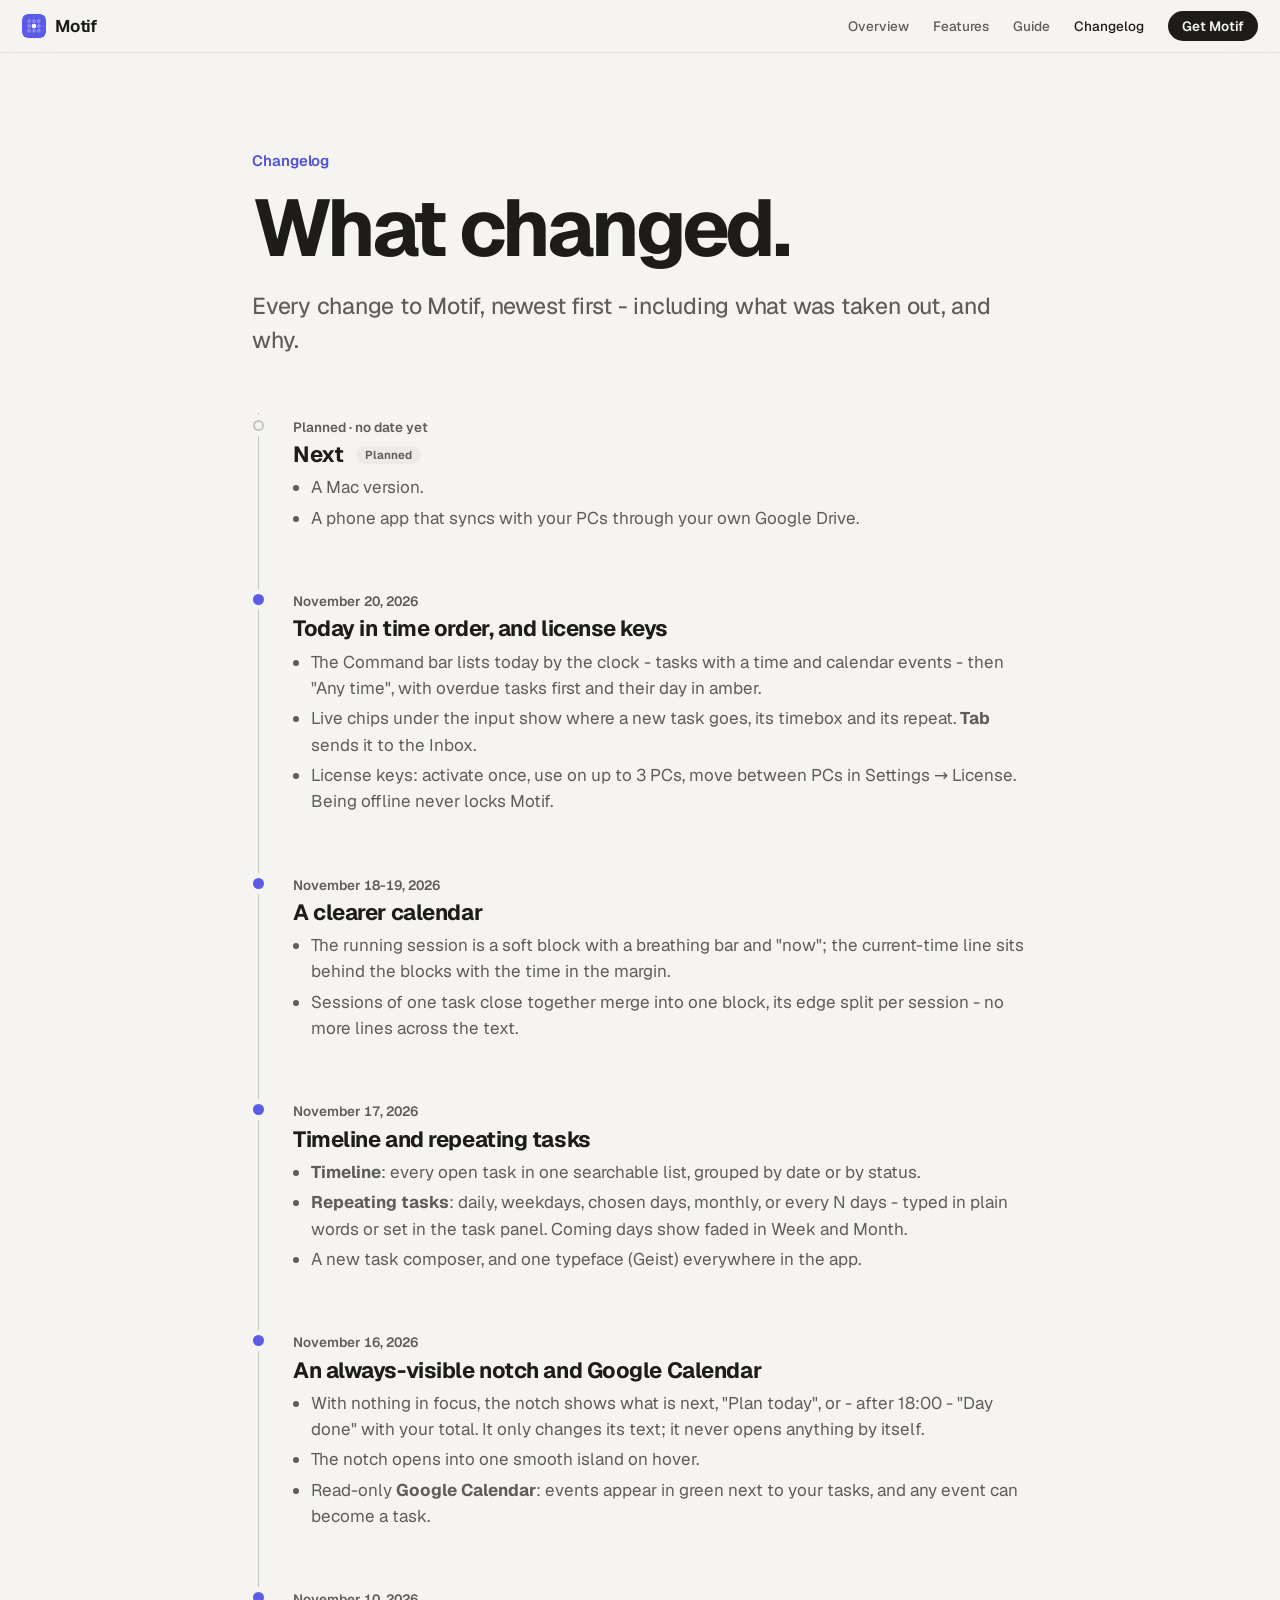
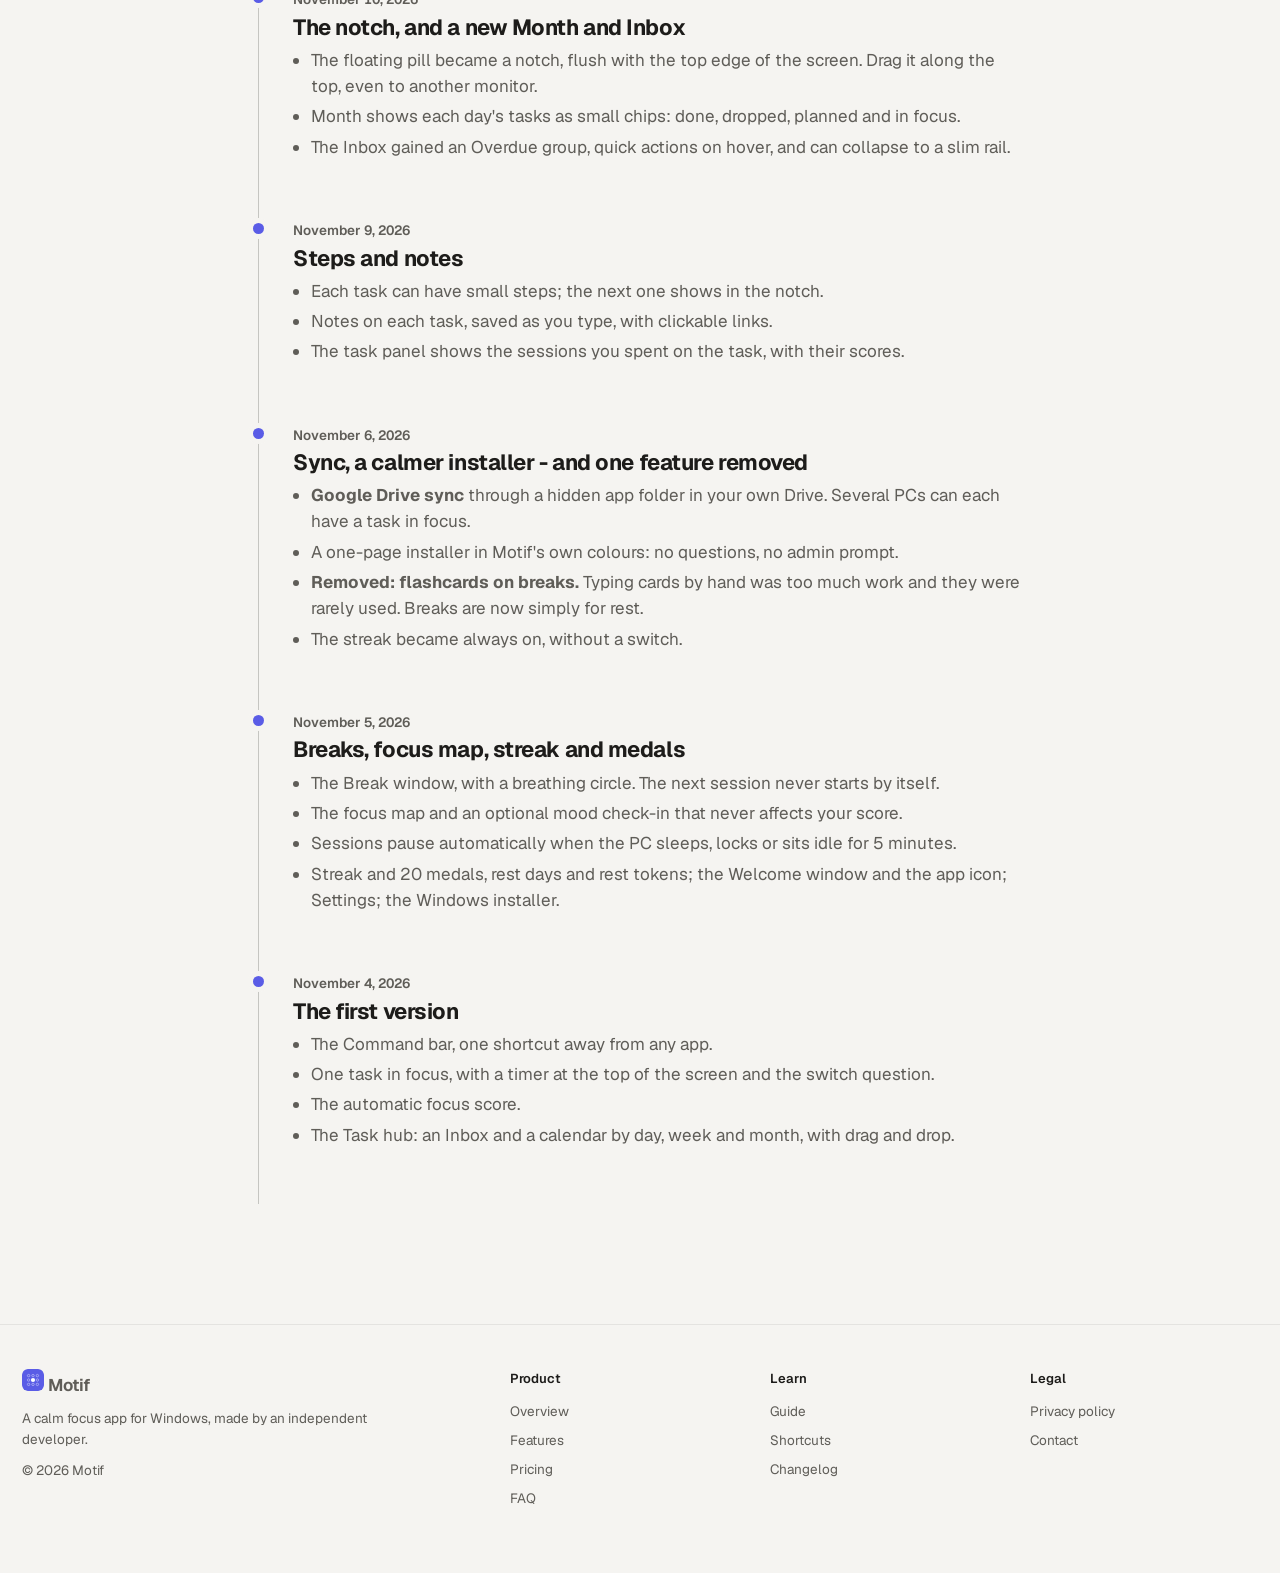
<file: changelog.html>
<!doctype html>
<html lang="en">
<head>
  <meta charset="utf-8">
  <meta name="viewport" content="width=device-width, initial-scale=1">
  <title>Changelog - Motif</title>
  <meta name="description" content="Every change to Motif, newest first - including what was removed, and what is planned next.">
  <link rel="icon" href="icon.svg" type="image/svg+xml">
  <link rel="preload" href="fonts/geist-latin.woff2" as="font" type="font/woff2" crossorigin>
  <link rel="stylesheet" href="style.css?v=9">
</head>
<body>

<header class="nav">
  <div class="wide">
    <a class="brand" href="./"><img src="icon.svg" alt="" width="24" height="24"> Motif</a>
    <nav class="nav-links" aria-label="Main">
      <a class="hide-sm" href="./#notch">Overview</a>
      <a class="hide-sm" href="./#hub">Features</a>
      <a class="hide-sm" href="guide.html">Guide</a>
      <a href="changelog.html" style="color:var(--text)">Changelog</a>
      <a class="nav-buy" href="https://buy.polar.sh/polar_cl_n5zw4waBRvlHAFTUboq6AXlqnlReFxfe9YLOI2bd5Yn">Get Motif</a>
    </nav>
  </div>
</header>

<main class="wrap" style="max-width:820px">
  <div class="doc-hero">
    <p class="eyebrow">Changelog</p>
    <h1 class="h-xl">What changed.</h1>
    <p class="lead">Every change to Motif, newest first - including what was taken out, and why.</p>
  </div>

  <div class="log" style="margin-bottom:120px">
    <div class="log-item plan">
      <time>Planned · no date yet</time>
      <h3>Next <span class="tag gray">Planned</span></h3>
      <ul>
        <li>A Mac version.</li>
        <li>A phone app that syncs with your PCs through your own Google Drive.</li>
      </ul>
    </div>

    <div class="log-item">
      <time>November 20, 2026</time>
      <h3>Today in time order, and license keys</h3>
      <ul>
        <li>The Command bar lists today by the clock - tasks with a time and calendar events - then "Any time", with overdue tasks first and their day in amber.</li>
        <li>Live chips under the input show where a new task goes, its timebox and its repeat. <b>Tab</b> sends it to the Inbox.</li>
        <li>License keys: activate once, use on up to 3 PCs, move between PCs in Settings → License. Being offline never locks Motif.</li>
      </ul>
    </div>

    <div class="log-item">
      <time>November 18-19, 2026</time>
      <h3>A clearer calendar</h3>
      <ul>
        <li>The running session is a soft block with a breathing bar and "now"; the current-time line sits behind the blocks with the time in the margin.</li>
        <li>Sessions of one task close together merge into one block, its edge split per session - no more lines across the text.</li>
      </ul>
    </div>

    <div class="log-item">
      <time>November 17, 2026</time>
      <h3>Timeline and repeating tasks</h3>
      <ul>
        <li><b>Timeline</b>: every open task in one searchable list, grouped by date or by status.</li>
        <li><b>Repeating tasks</b>: daily, weekdays, chosen days, monthly, or every N days - typed in plain words or set in the task panel. Coming days show faded in Week and Month.</li>
        <li>A new task composer, and one typeface (Geist) everywhere in the app.</li>
      </ul>
    </div>

    <div class="log-item">
      <time>November 16, 2026</time>
      <h3>An always-visible notch and Google Calendar</h3>
      <ul>
        <li>With nothing in focus, the notch shows what is next, "Plan today", or - after 18:00 - "Day done" with your total. It only changes its text; it never opens anything by itself.</li>
        <li>The notch opens into one smooth island on hover.</li>
        <li>Read-only <b>Google Calendar</b>: events appear in green next to your tasks, and any event can become a task.</li>
      </ul>
    </div>

    <div class="log-item">
      <time>November 10, 2026</time>
      <h3>The notch, and a new Month and Inbox</h3>
      <ul>
        <li>The floating pill became a notch, flush with the top edge of the screen. Drag it along the top, even to another monitor.</li>
        <li>Month shows each day's tasks as small chips: done, dropped, planned and in focus.</li>
        <li>The Inbox gained an Overdue group, quick actions on hover, and can collapse to a slim rail.</li>
      </ul>
    </div>

    <div class="log-item">
      <time>November 9, 2026</time>
      <h3>Steps and notes</h3>
      <ul>
        <li>Each task can have small steps; the next one shows in the notch.</li>
        <li>Notes on each task, saved as you type, with clickable links.</li>
        <li>The task panel shows the sessions you spent on the task, with their scores.</li>
      </ul>
    </div>

    <div class="log-item">
      <time>November 6, 2026</time>
      <h3>Sync, a calmer installer - and one feature removed</h3>
      <ul>
        <li><b>Google Drive sync</b> through a hidden app folder in your own Drive. Several PCs can each have a task in focus.</li>
        <li>A one-page installer in Motif's own colours: no questions, no admin prompt.</li>
        <li><b>Removed: flashcards on breaks.</b> Typing cards by hand was too much work and they were rarely used. Breaks are now simply for rest.</li>
        <li>The streak became always on, without a switch.</li>
      </ul>
    </div>

    <div class="log-item">
      <time>November 5, 2026</time>
      <h3>Breaks, focus map, streak and medals</h3>
      <ul>
        <li>The Break window, with a breathing circle. The next session never starts by itself.</li>
        <li>The focus map and an optional mood check-in that never affects your score.</li>
        <li>Sessions pause automatically when the PC sleeps, locks or sits idle for 5 minutes.</li>
        <li>Streak and 20 medals, rest days and rest tokens; the Welcome window and the app icon; Settings; the Windows installer.</li>
      </ul>
    </div>

    <div class="log-item">
      <time>November 4, 2026</time>
      <h3>The first version</h3>
      <ul>
        <li>The Command bar, one shortcut away from any app.</li>
        <li>One task in focus, with a timer at the top of the screen and the switch question.</li>
        <li>The automatic focus score.</li>
        <li>The Task hub: an Inbox and a calendar by day, week and month, with drag and drop.</li>
      </ul>
    </div>
  </div>
</main>

<footer class="foot">
  <div class="wide">
    <div>
      <a class="brand" href="./" style="margin:0"><img src="icon.svg" alt="" width="22" height="22"> Motif</a>
      <p>A calm focus app for Windows, made by an independent developer.</p>
      <p>© <span id="year">2026</span> Motif</p>
    </div>
    <div><h6>Product</h6><a href="./#notch">Overview</a><a href="./#hub">Features</a><a href="./#pricing">Pricing</a><a href="./#faq">FAQ</a></div>
    <div><h6>Learn</h6><a href="guide.html">Guide</a><a href="guide.html#keys">Shortcuts</a><a href="changelog.html">Changelog</a></div>
    <div><h6>Legal</h6><a href="privacy.html">Privacy policy</a><a href="mailto:ah.isroilov@gmail.com">Contact</a></div>
  </div>
</footer>
<script src="app.js?v=6"></script>
</body>
</html>
</file>
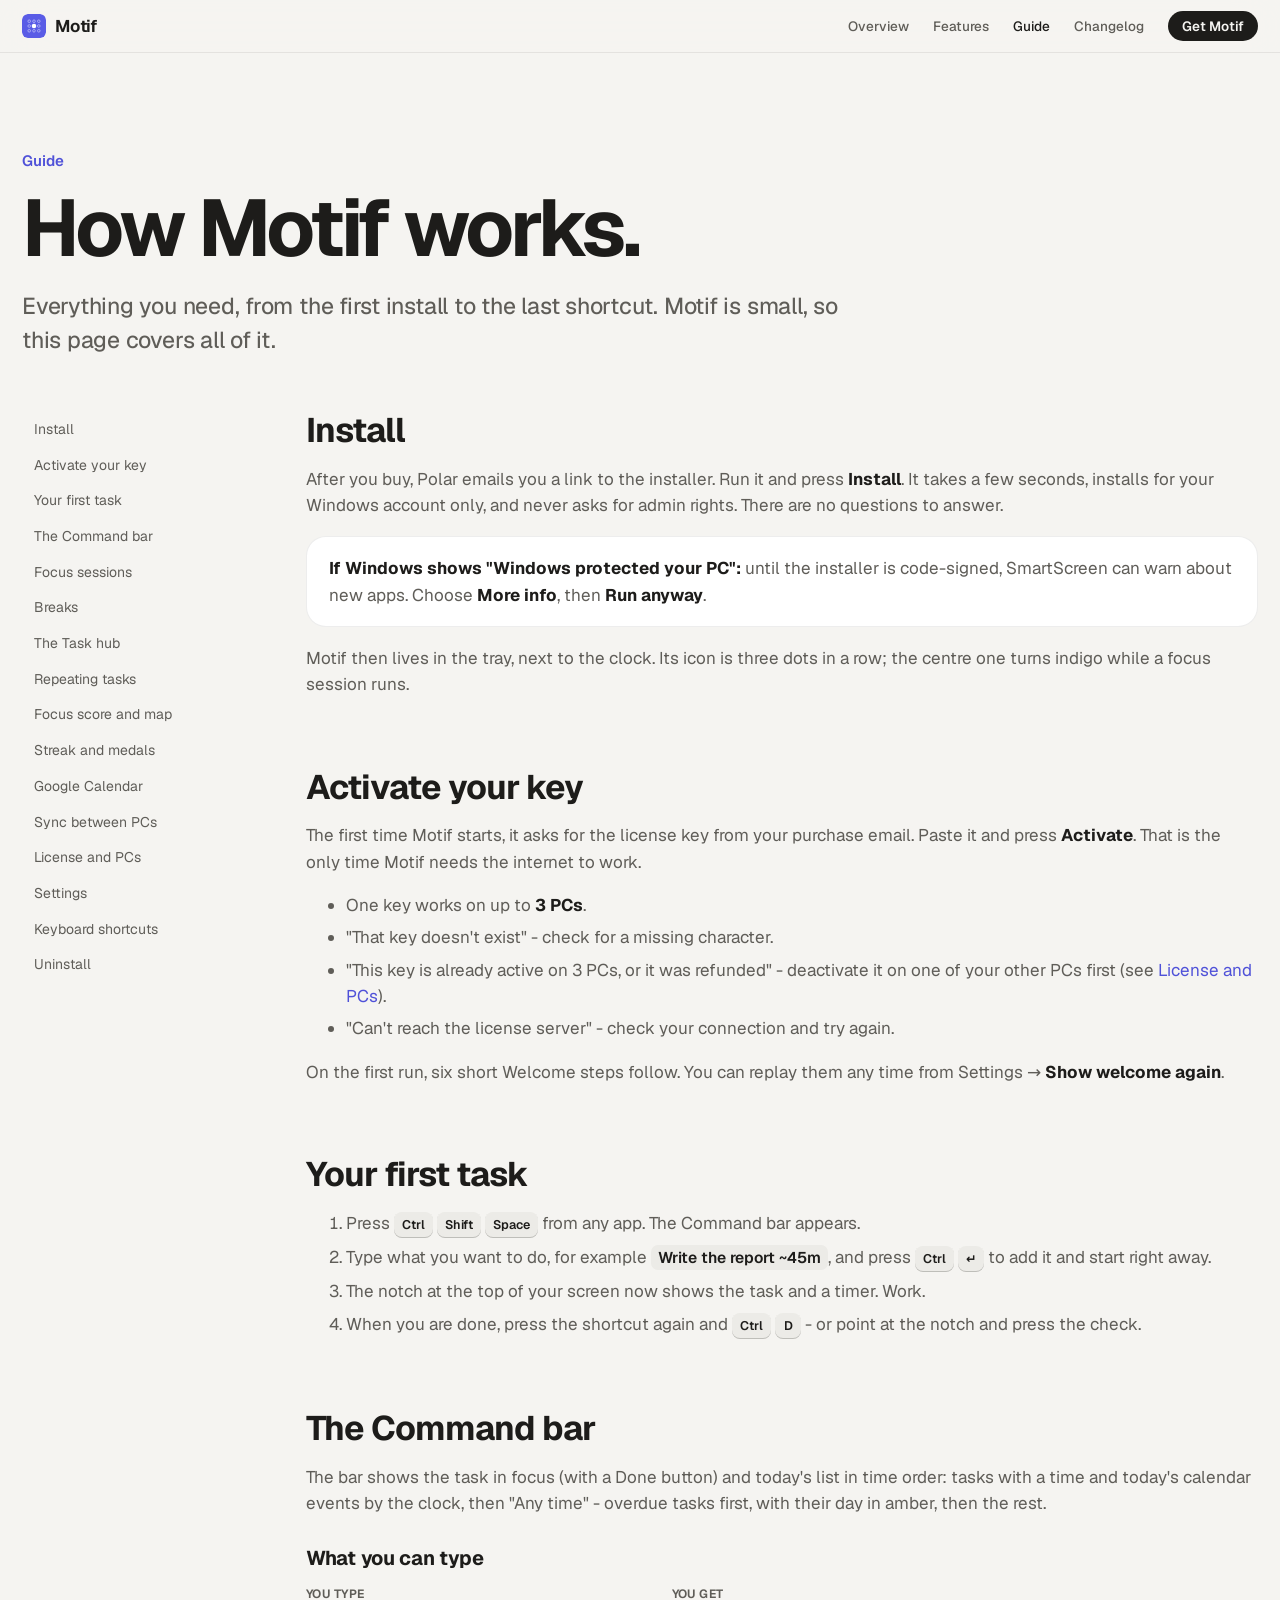
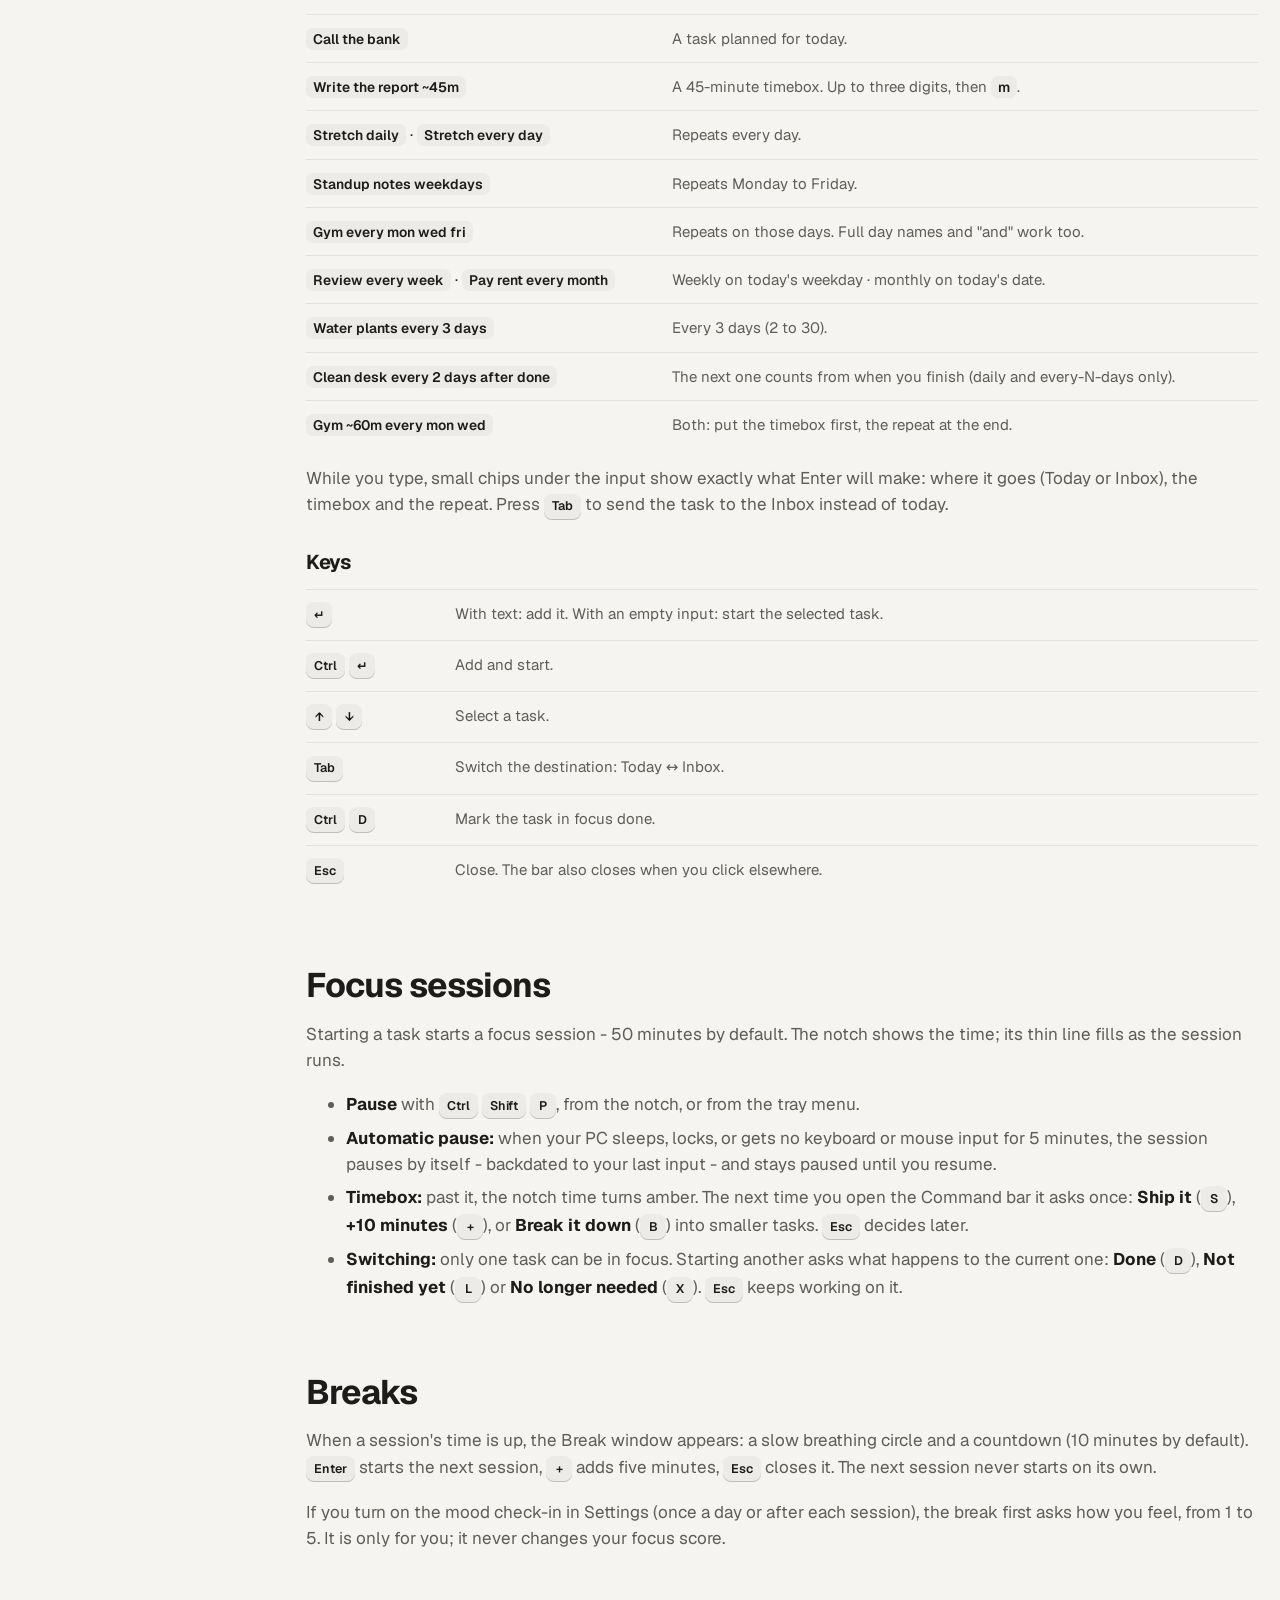
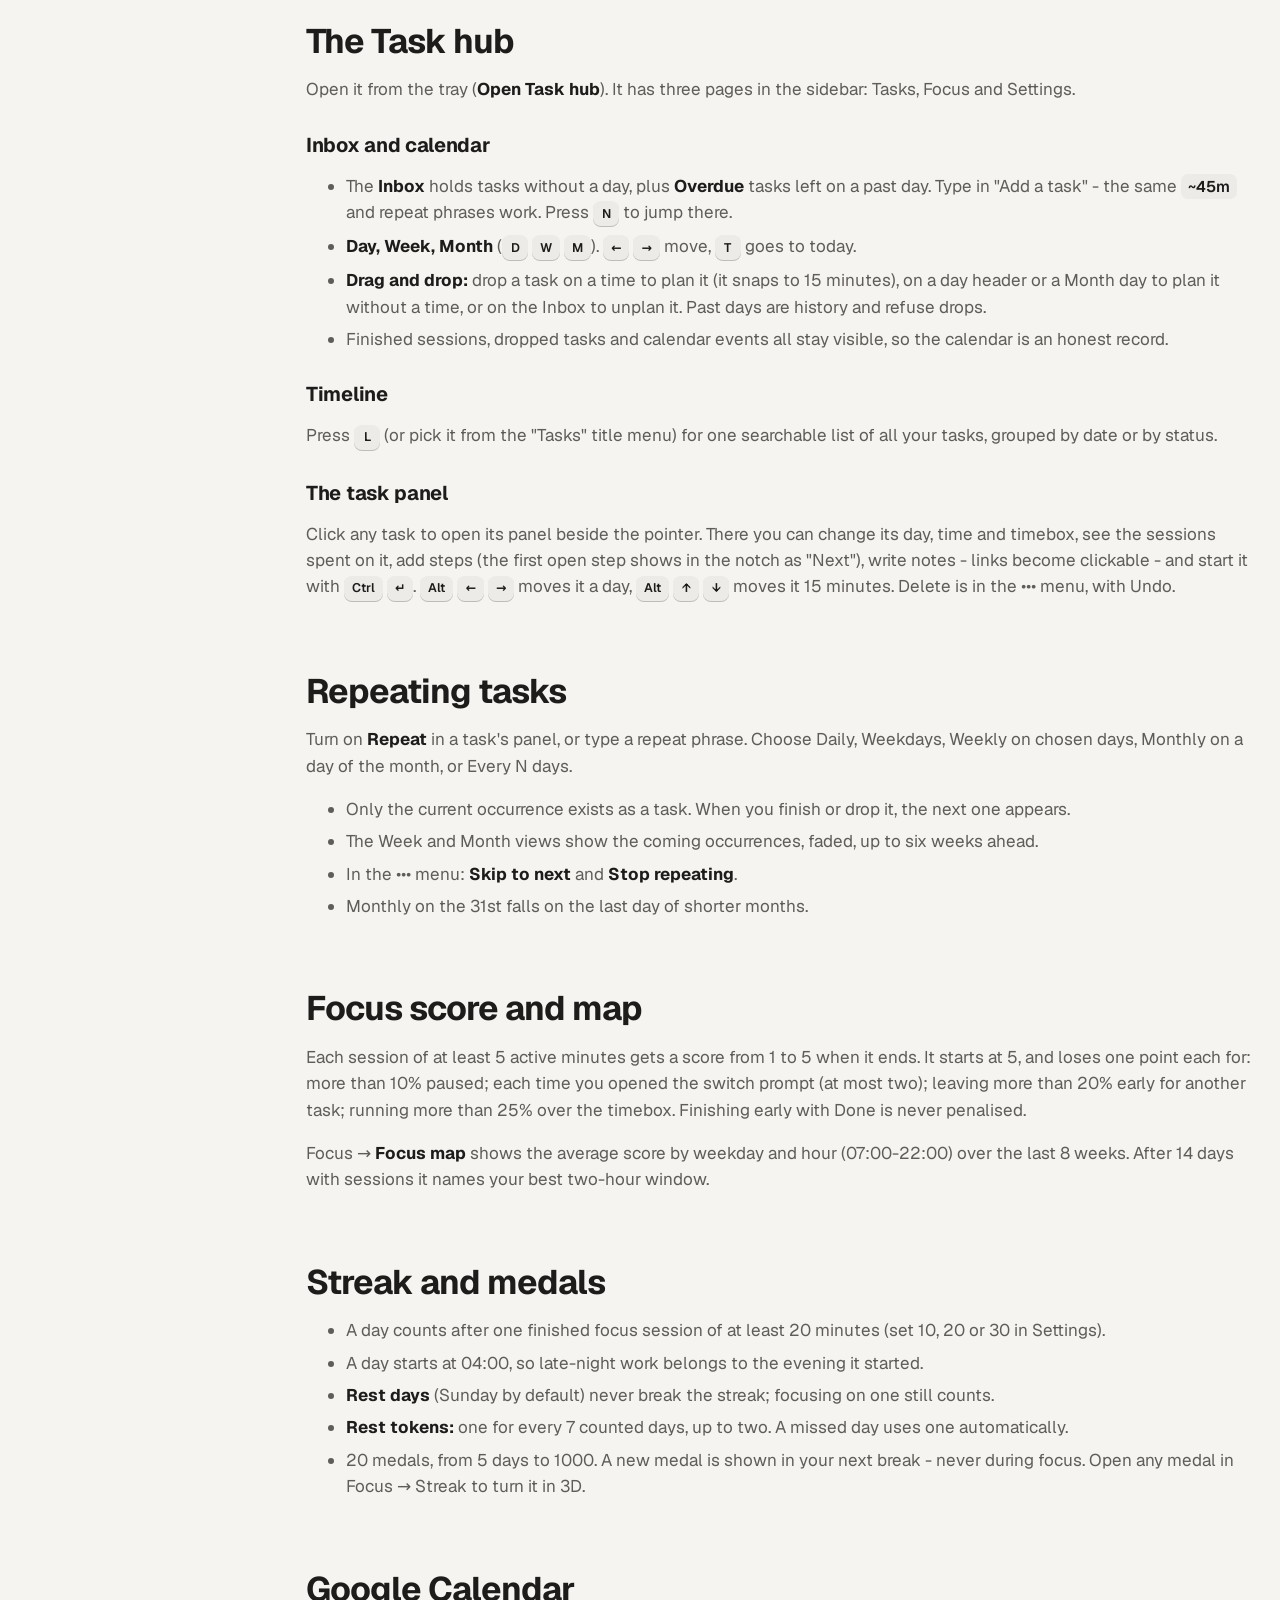
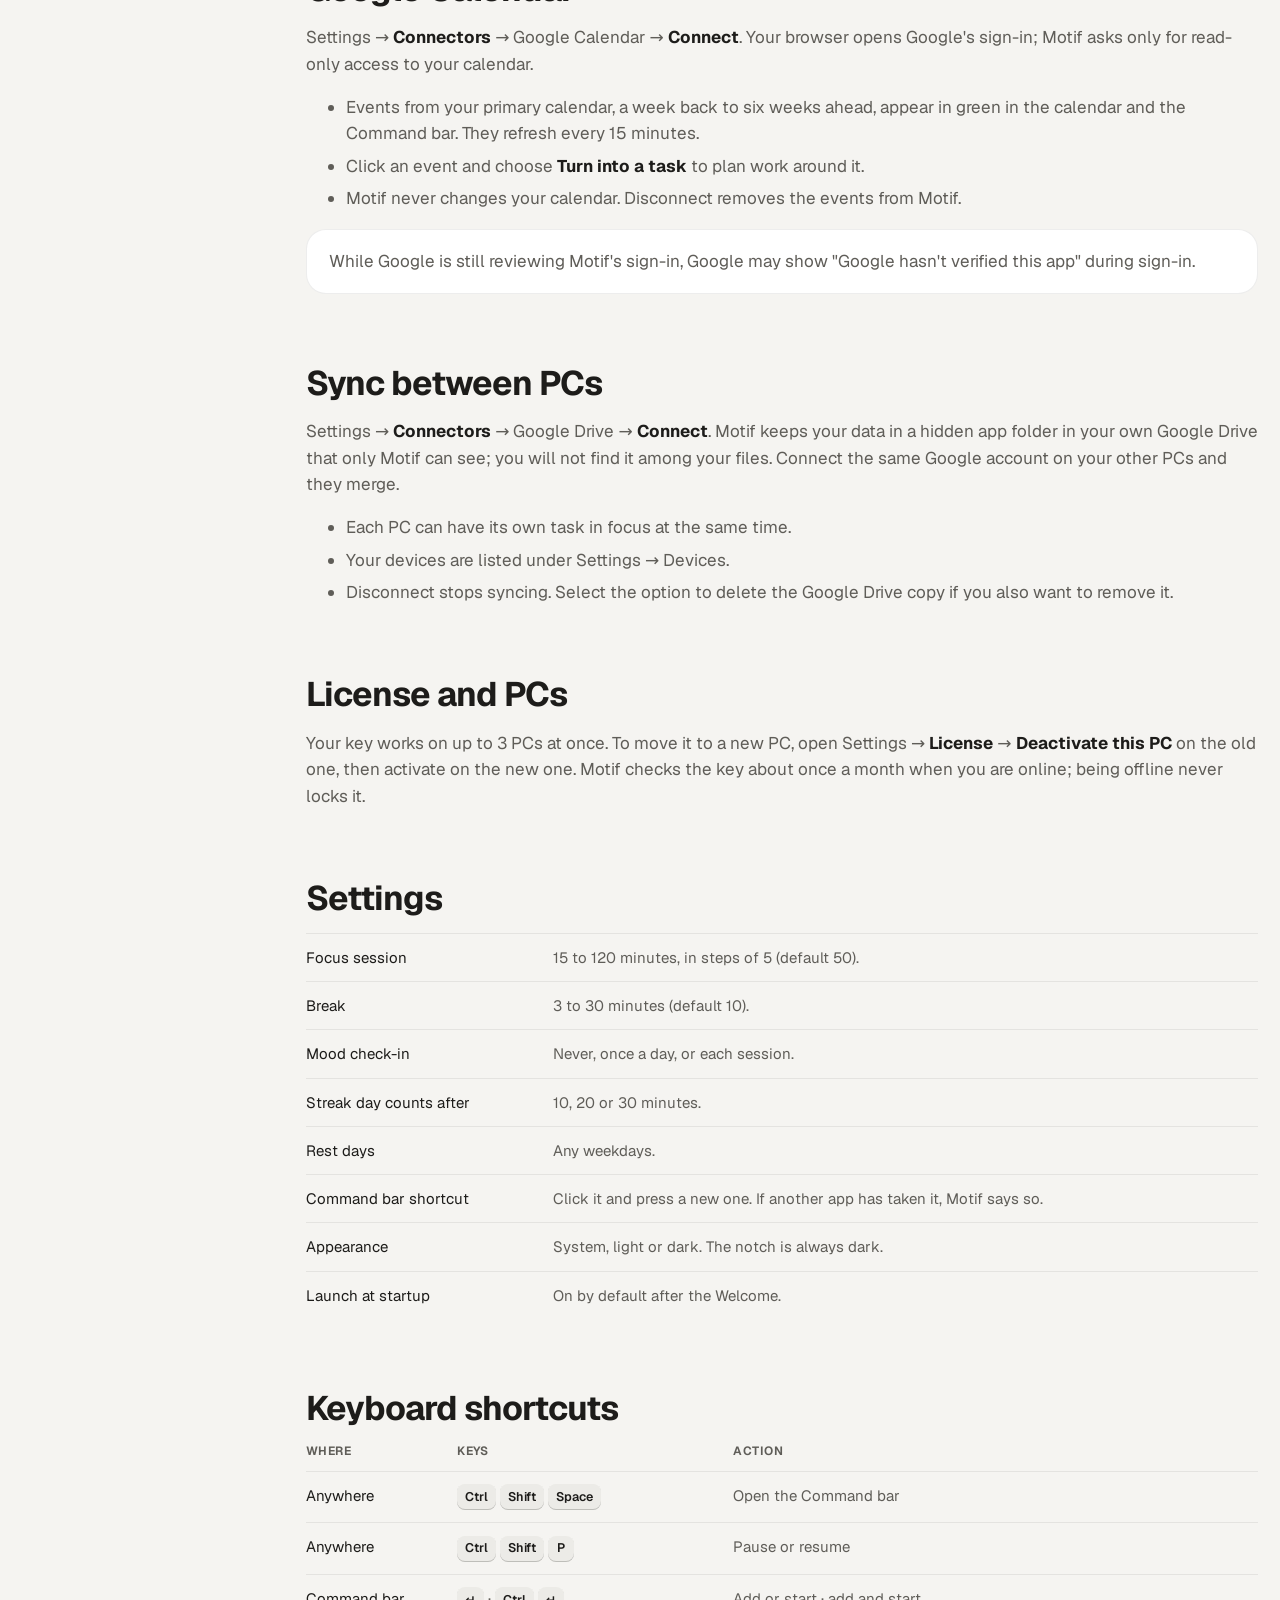
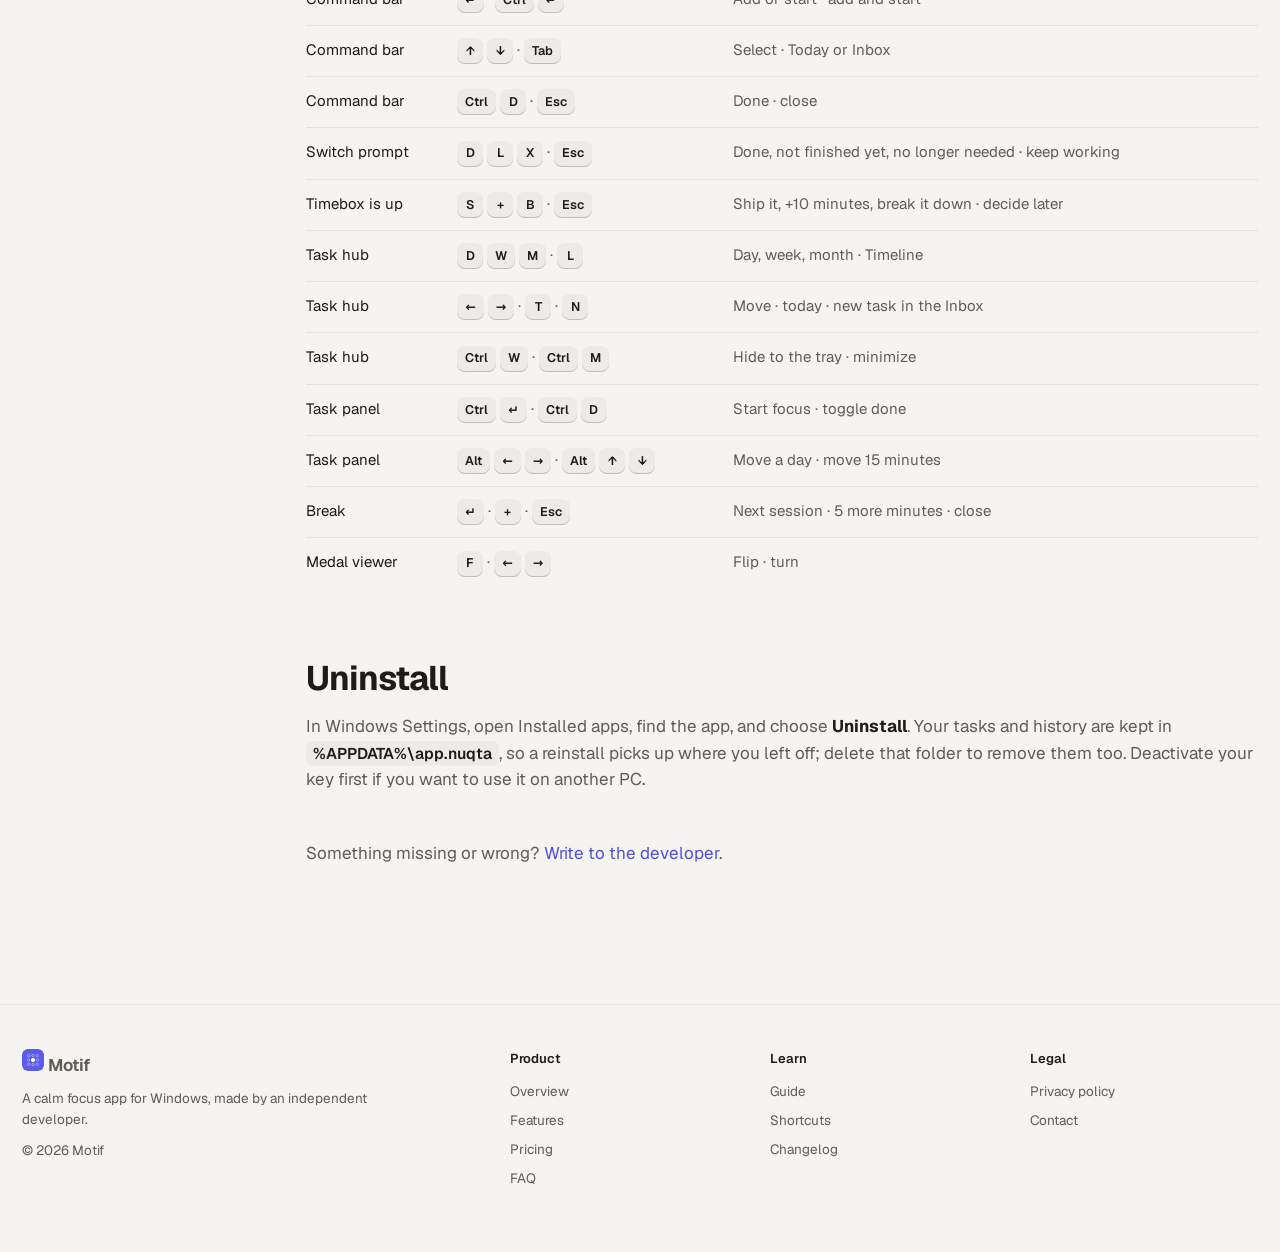
<file: guide.html>
<!doctype html>
<html lang="en">
<head>
  <meta charset="utf-8">
  <meta name="viewport" content="width=device-width, initial-scale=1">
  <title>Guide - Motif</title>
  <meta name="description" content="How to install, activate and use Motif: the Command bar, focus sessions, breaks, the Task hub, repeating tasks, the focus score, streaks, Google Calendar, sync and every keyboard shortcut.">
  <link rel="icon" href="icon.svg" type="image/svg+xml">
  <link rel="preload" href="fonts/geist-latin.woff2" as="font" type="font/woff2" crossorigin>
  <link rel="stylesheet" href="style.css?v=9">
</head>
<body>

<header class="nav">
  <div class="wide">
    <a class="brand" href="./"><img src="icon.svg" alt="" width="24" height="24"> Motif</a>
    <nav class="nav-links" aria-label="Main">
      <a class="hide-sm" href="./#notch">Overview</a>
      <a class="hide-sm" href="./#hub">Features</a>
      <a href="guide.html" style="color:var(--text)">Guide</a>
      <a class="hide-sm" href="changelog.html">Changelog</a>
      <a class="nav-buy" href="https://buy.polar.sh/polar_cl_n5zw4waBRvlHAFTUboq6AXlqnlReFxfe9YLOI2bd5Yn">Get Motif</a>
    </nav>
  </div>
</header>

<main class="wide">
  <div class="doc-hero">
    <p class="eyebrow">Guide</p>
    <h1 class="h-xl">How Motif works.</h1>
    <p class="lead" style="max-width:36em">Everything you need, from the first install to the last shortcut. Motif is small, so this page covers all of it.</p>
  </div>

  <div class="doc-grid">
    <nav class="toc" aria-label="On this page">
      <a href="#install">Install</a>
      <a href="#activate">Activate your key</a>
      <a href="#first">Your first task</a>
      <a href="#bar">The Command bar</a>
      <a href="#sessions">Focus sessions</a>
      <a href="#breaks">Breaks</a>
      <a href="#hub">The Task hub</a>
      <a href="#repeat">Repeating tasks</a>
      <a href="#score">Focus score and map</a>
      <a href="#streak">Streak and medals</a>
      <a href="#calendar">Google Calendar</a>
      <a href="#sync">Sync between PCs</a>
      <a href="#license">License and PCs</a>
      <a href="#settings">Settings</a>
      <a href="#keys">Keyboard shortcuts</a>
      <a href="#uninstall">Uninstall</a>
    </nav>

    <article class="doc">
      <h2 id="install">Install</h2>
      <p>After you buy, Polar emails you a link to the installer. Run it and press <b>Install</b>. It takes a few seconds, installs for your Windows account only, and never asks for admin rights. There are no questions to answer.</p>
      <div class="note-box"><b>If Windows shows "Windows protected your PC":</b> until the installer is code-signed, SmartScreen can warn about new apps. Choose <b>More info</b>, then <b>Run anyway</b>.</div>
      <p>Motif then lives in the tray, next to the clock. Its icon is three dots in a row; the centre one turns indigo while a focus session runs.</p>

      <h2 id="activate">Activate your key</h2>
      <p>The first time Motif starts, it asks for the license key from your purchase email. Paste it and press <b>Activate</b>. That is the only time Motif needs the internet to work.</p>
      <ul>
        <li>One key works on up to <b>3 PCs</b>.</li>
        <li>"That key doesn't exist" - check for a missing character.</li>
        <li>"This key is already active on 3 PCs, or it was refunded" - deactivate it on one of your other PCs first (see <a href="#license">License and PCs</a>).</li>
        <li>"Can't reach the license server" - check your connection and try again.</li>
      </ul>
      <p>On the first run, six short Welcome steps follow. You can replay them any time from Settings → <b>Show welcome again</b>.</p>

      <h2 id="first">Your first task</h2>
      <ol>
        <li>Press <kbd>Ctrl</kbd> <kbd>Shift</kbd> <kbd>Space</kbd> from any app. The Command bar appears.</li>
        <li>Type what you want to do, for example <code>Write the report ~45m</code>, and press <kbd>Ctrl</kbd> <kbd>↵</kbd> to add it and start right away.</li>
        <li>The notch at the top of your screen now shows the task and a timer. Work.</li>
        <li>When you are done, press the shortcut again and <kbd>Ctrl</kbd> <kbd>D</kbd> - or point at the notch and press the check.</li>
      </ol>

      <h2 id="bar">The Command bar</h2>
      <p>The bar shows the task in focus (with a Done button) and today's list in time order: tasks with a time and today's calendar events by the clock, then "Any time" - overdue tasks first, with their day in amber, then the rest.</p>
      <h3>What you can type</h3>
      <table>
        <thead><tr><th>You type</th><th>You get</th></tr></thead>
        <tbody>
          <tr><td><code>Call the bank</code></td><td>A task planned for today.</td></tr>
          <tr><td><code>Write the report ~45m</code></td><td>A 45-minute timebox. Up to three digits, then <code>m</code>.</td></tr>
          <tr><td><code>Stretch daily</code> · <code>Stretch every day</code></td><td>Repeats every day.</td></tr>
          <tr><td><code>Standup notes weekdays</code></td><td>Repeats Monday to Friday.</td></tr>
          <tr><td><code>Gym every mon wed fri</code></td><td>Repeats on those days. Full day names and "and" work too.</td></tr>
          <tr><td><code>Review every week</code> · <code>Pay rent every month</code></td><td>Weekly on today's weekday · monthly on today's date.</td></tr>
          <tr><td><code>Water plants every 3 days</code></td><td>Every 3 days (2 to 30).</td></tr>
          <tr><td><code>Clean desk every 2 days after done</code></td><td>The next one counts from when you finish (daily and every-N-days only).</td></tr>
          <tr><td><code>Gym ~60m every mon wed</code></td><td>Both: put the timebox first, the repeat at the end.</td></tr>
        </tbody>
      </table>
      <p>While you type, small chips under the input show exactly what Enter will make: where it goes (Today or Inbox), the timebox and the repeat. Press <kbd>Tab</kbd> to send the task to the Inbox instead of today.</p>
      <h3>Keys</h3>
      <table>
        <tbody>
          <tr><td><kbd>↵</kbd></td><td>With text: add it. With an empty input: start the selected task.</td></tr>
          <tr><td><kbd>Ctrl</kbd> <kbd>↵</kbd></td><td>Add and start.</td></tr>
          <tr><td><kbd>↑</kbd> <kbd>↓</kbd></td><td>Select a task.</td></tr>
          <tr><td><kbd>Tab</kbd></td><td>Switch the destination: Today ↔ Inbox.</td></tr>
          <tr><td><kbd>Ctrl</kbd> <kbd>D</kbd></td><td>Mark the task in focus done.</td></tr>
          <tr><td><kbd>Esc</kbd></td><td>Close. The bar also closes when you click elsewhere.</td></tr>
        </tbody>
      </table>

      <h2 id="sessions">Focus sessions</h2>
      <p>Starting a task starts a focus session - 50 minutes by default. The notch shows the time; its thin line fills as the session runs.</p>
      <ul>
        <li><b>Pause</b> with <kbd>Ctrl</kbd> <kbd>Shift</kbd> <kbd>P</kbd>, from the notch, or from the tray menu.</li>
        <li><b>Automatic pause:</b> when your PC sleeps, locks, or gets no keyboard or mouse input for 5 minutes, the session pauses by itself - backdated to your last input - and stays paused until you resume.</li>
        <li><b>Timebox:</b> past it, the notch time turns amber. The next time you open the Command bar it asks once: <b>Ship it</b> (<kbd>S</kbd>), <b>+10 minutes</b> (<kbd>+</kbd>), or <b>Break it down</b> (<kbd>B</kbd>) into smaller tasks. <kbd>Esc</kbd> decides later.</li>
        <li><b>Switching:</b> only one task can be in focus. Starting another asks what happens to the current one: <b>Done</b> (<kbd>D</kbd>), <b>Not finished yet</b> (<kbd>L</kbd>) or <b>No longer needed</b> (<kbd>X</kbd>). <kbd>Esc</kbd> keeps working on it.</li>
      </ul>

      <h2 id="breaks">Breaks</h2>
      <p>When a session's time is up, the Break window appears: a slow breathing circle and a countdown (10 minutes by default). <kbd>Enter</kbd> starts the next session, <kbd>+</kbd> adds five minutes, <kbd>Esc</kbd> closes it. The next session never starts on its own.</p>
      <p>If you turn on the mood check-in in Settings (once a day or after each session), the break first asks how you feel, from 1 to 5. It is only for you; it never changes your focus score.</p>

      <h2 id="hub">The Task hub</h2>
      <p>Open it from the tray (<b>Open Task hub</b>). It has three pages in the sidebar: Tasks, Focus and Settings.</p>
      <h3>Inbox and calendar</h3>
      <ul>
        <li>The <b>Inbox</b> holds tasks without a day, plus <b>Overdue</b> tasks left on a past day. Type in "Add a task" - the same <code>~45m</code> and repeat phrases work. Press <kbd>N</kbd> to jump there.</li>
        <li><b>Day, Week, Month</b> (<kbd>D</kbd> <kbd>W</kbd> <kbd>M</kbd>). <kbd>←</kbd> <kbd>→</kbd> move, <kbd>T</kbd> goes to today.</li>
        <li><b>Drag and drop:</b> drop a task on a time to plan it (it snaps to 15 minutes), on a day header or a Month day to plan it without a time, or on the Inbox to unplan it. Past days are history and refuse drops.</li>
        <li>Finished sessions, dropped tasks and calendar events all stay visible, so the calendar is an honest record.</li>
      </ul>
      <h3>Timeline</h3>
      <p>Press <kbd>L</kbd> (or pick it from the "Tasks" title menu) for one searchable list of all your tasks, grouped by date or by status.</p>
      <h3>The task panel</h3>
      <p>Click any task to open its panel beside the pointer. There you can change its day, time and timebox, see the sessions spent on it, add steps (the first open step shows in the notch as "Next"), write notes - links become clickable - and start it with <kbd>Ctrl</kbd> <kbd>↵</kbd>. <kbd>Alt</kbd> <kbd>←</kbd> <kbd>→</kbd> moves it a day, <kbd>Alt</kbd> <kbd>↑</kbd> <kbd>↓</kbd> moves it 15 minutes. Delete is in the ••• menu, with Undo.</p>

      <h2 id="repeat">Repeating tasks</h2>
      <p>Turn on <b>Repeat</b> in a task's panel, or type a repeat phrase. Choose Daily, Weekdays, Weekly on chosen days, Monthly on a day of the month, or Every N days.</p>
      <ul>
        <li>Only the current occurrence exists as a task. When you finish or drop it, the next one appears.</li>
        <li>The Week and Month views show the coming occurrences, faded, up to six weeks ahead.</li>
        <li>In the ••• menu: <b>Skip to next</b> and <b>Stop repeating</b>.</li>
        <li>Monthly on the 31st falls on the last day of shorter months.</li>
      </ul>

      <h2 id="score">Focus score and map</h2>
      <p>Each session of at least 5 active minutes gets a score from 1 to 5 when it ends. It starts at 5, and loses one point each for: more than 10% paused; each time you opened the switch prompt (at most two); leaving more than 20% early for another task; running more than 25% over the timebox. Finishing early with Done is never penalised.</p>
      <p>Focus → <b>Focus map</b> shows the average score by weekday and hour (07:00-22:00) over the last 8 weeks. After 14 days with sessions it names your best two-hour window.</p>

      <h2 id="streak">Streak and medals</h2>
      <ul>
        <li>A day counts after one finished focus session of at least 20 minutes (set 10, 20 or 30 in Settings).</li>
        <li>A day starts at 04:00, so late-night work belongs to the evening it started.</li>
        <li><b>Rest days</b> (Sunday by default) never break the streak; focusing on one still counts.</li>
        <li><b>Rest tokens:</b> one for every 7 counted days, up to two. A missed day uses one automatically.</li>
        <li>20 medals, from 5 days to 1000. A new medal is shown in your next break - never during focus. Open any medal in Focus → Streak to turn it in 3D.</li>
      </ul>

      <h2 id="calendar">Google Calendar</h2>
      <p>Settings → <b>Connectors</b> → Google Calendar → <b>Connect</b>. Your browser opens Google's sign-in; Motif asks only for read-only access to your calendar.</p>
      <ul>
        <li>Events from your primary calendar, a week back to six weeks ahead, appear in green in the calendar and the Command bar. They refresh every 15 minutes.</li>
        <li>Click an event and choose <b>Turn into a task</b> to plan work around it.</li>
        <li>Motif never changes your calendar. Disconnect removes the events from Motif.</li>
      </ul>
      <div class="note-box">While Google is still reviewing Motif's sign-in, Google may show "Google hasn't verified this app" during sign-in.</div>

      <h2 id="sync">Sync between PCs</h2>
      <p>Settings → <b>Connectors</b> → Google Drive → <b>Connect</b>. Motif keeps your data in a hidden app folder in your own Google Drive that only Motif can see; you will not find it among your files. Connect the same Google account on your other PCs and they merge.</p>
      <ul>
        <li>Each PC can have its own task in focus at the same time.</li>
        <li>Your devices are listed under Settings → Devices.</li>
        <li>Disconnect stops syncing. Select the option to delete the Google Drive copy if you also want to remove it.</li>
      </ul>

      <h2 id="license">License and PCs</h2>
      <p>Your key works on up to 3 PCs at once. To move it to a new PC, open Settings → <b>License</b> → <b>Deactivate this PC</b> on the old one, then activate on the new one. Motif checks the key about once a month when you are online; being offline never locks it.</p>

      <h2 id="settings">Settings</h2>
      <table>
        <tbody>
          <tr><td>Focus session</td><td>15 to 120 minutes, in steps of 5 (default 50).</td></tr>
          <tr><td>Break</td><td>3 to 30 minutes (default 10).</td></tr>
          <tr><td>Mood check-in</td><td>Never, once a day, or each session.</td></tr>
          <tr><td>Streak day counts after</td><td>10, 20 or 30 minutes.</td></tr>
          <tr><td>Rest days</td><td>Any weekdays.</td></tr>
          <tr><td>Command bar shortcut</td><td>Click it and press a new one. If another app has taken it, Motif says so.</td></tr>
          <tr><td>Appearance</td><td>System, light or dark. The notch is always dark.</td></tr>
          <tr><td>Launch at startup</td><td>On by default after the Welcome.</td></tr>
        </tbody>
      </table>

      <h2 id="keys">Keyboard shortcuts</h2>
      <table>
        <thead><tr><th>Where</th><th>Keys</th><th>Action</th></tr></thead>
        <tbody>
          <tr><td>Anywhere</td><td><kbd>Ctrl</kbd> <kbd>Shift</kbd> <kbd>Space</kbd></td><td>Open the Command bar</td></tr>
          <tr><td>Anywhere</td><td><kbd>Ctrl</kbd> <kbd>Shift</kbd> <kbd>P</kbd></td><td>Pause or resume</td></tr>
          <tr><td>Command bar</td><td><kbd>↵</kbd> · <kbd>Ctrl</kbd> <kbd>↵</kbd></td><td>Add or start · add and start</td></tr>
          <tr><td>Command bar</td><td><kbd>↑</kbd> <kbd>↓</kbd> · <kbd>Tab</kbd></td><td>Select · Today or Inbox</td></tr>
          <tr><td>Command bar</td><td><kbd>Ctrl</kbd> <kbd>D</kbd> · <kbd>Esc</kbd></td><td>Done · close</td></tr>
          <tr><td>Switch prompt</td><td><kbd>D</kbd> <kbd>L</kbd> <kbd>X</kbd> · <kbd>Esc</kbd></td><td>Done, not finished yet, no longer needed · keep working</td></tr>
          <tr><td>Timebox is up</td><td><kbd>S</kbd> <kbd>+</kbd> <kbd>B</kbd> · <kbd>Esc</kbd></td><td>Ship it, +10 minutes, break it down · decide later</td></tr>
          <tr><td>Task hub</td><td><kbd>D</kbd> <kbd>W</kbd> <kbd>M</kbd> · <kbd>L</kbd></td><td>Day, week, month · Timeline</td></tr>
          <tr><td>Task hub</td><td><kbd>←</kbd> <kbd>→</kbd> · <kbd>T</kbd> · <kbd>N</kbd></td><td>Move · today · new task in the Inbox</td></tr>
          <tr><td>Task hub</td><td><kbd>Ctrl</kbd> <kbd>W</kbd> · <kbd>Ctrl</kbd> <kbd>M</kbd></td><td>Hide to the tray · minimize</td></tr>
          <tr><td>Task panel</td><td><kbd>Ctrl</kbd> <kbd>↵</kbd> · <kbd>Ctrl</kbd> <kbd>D</kbd></td><td>Start focus · toggle done</td></tr>
          <tr><td>Task panel</td><td><kbd>Alt</kbd> <kbd>←</kbd> <kbd>→</kbd> · <kbd>Alt</kbd> <kbd>↑</kbd> <kbd>↓</kbd></td><td>Move a day · move 15 minutes</td></tr>
          <tr><td>Break</td><td><kbd>↵</kbd> · <kbd>+</kbd> · <kbd>Esc</kbd></td><td>Next session · 5 more minutes · close</td></tr>
          <tr><td>Medal viewer</td><td><kbd>F</kbd> · <kbd>←</kbd> <kbd>→</kbd></td><td>Flip · turn</td></tr>
        </tbody>
      </table>

      <h2 id="uninstall">Uninstall</h2>
      <p>In Windows Settings, open Installed apps, find the app, and choose <b>Uninstall</b>. Your tasks and history are kept in <code>%APPDATA%\app.nuqta</code>, so a reinstall picks up where you left off; delete that folder to remove them too. Deactivate your key first if you want to use it on another PC.</p>
      <p style="margin-top:48px">Something missing or wrong? <a href="mailto:ah.isroilov@gmail.com">Write to the developer</a>.</p>
    </article>
  </div>
</main>

<footer class="foot">
  <div class="wide">
    <div>
      <a class="brand" href="./" style="margin:0"><img src="icon.svg" alt="" width="22" height="22"> Motif</a>
      <p>A calm focus app for Windows, made by an independent developer.</p>
      <p>© <span id="year">2026</span> Motif</p>
    </div>
    <div><h6>Product</h6><a href="./#notch">Overview</a><a href="./#hub">Features</a><a href="./#pricing">Pricing</a><a href="./#faq">FAQ</a></div>
    <div><h6>Learn</h6><a href="guide.html">Guide</a><a href="guide.html#keys">Shortcuts</a><a href="changelog.html">Changelog</a></div>
    <div><h6>Legal</h6><a href="privacy.html">Privacy policy</a><a href="mailto:ah.isroilov@gmail.com">Contact</a></div>
  </div>
</footer>
<script src="app.js?v=6"></script>
</body>
</html>
</file>
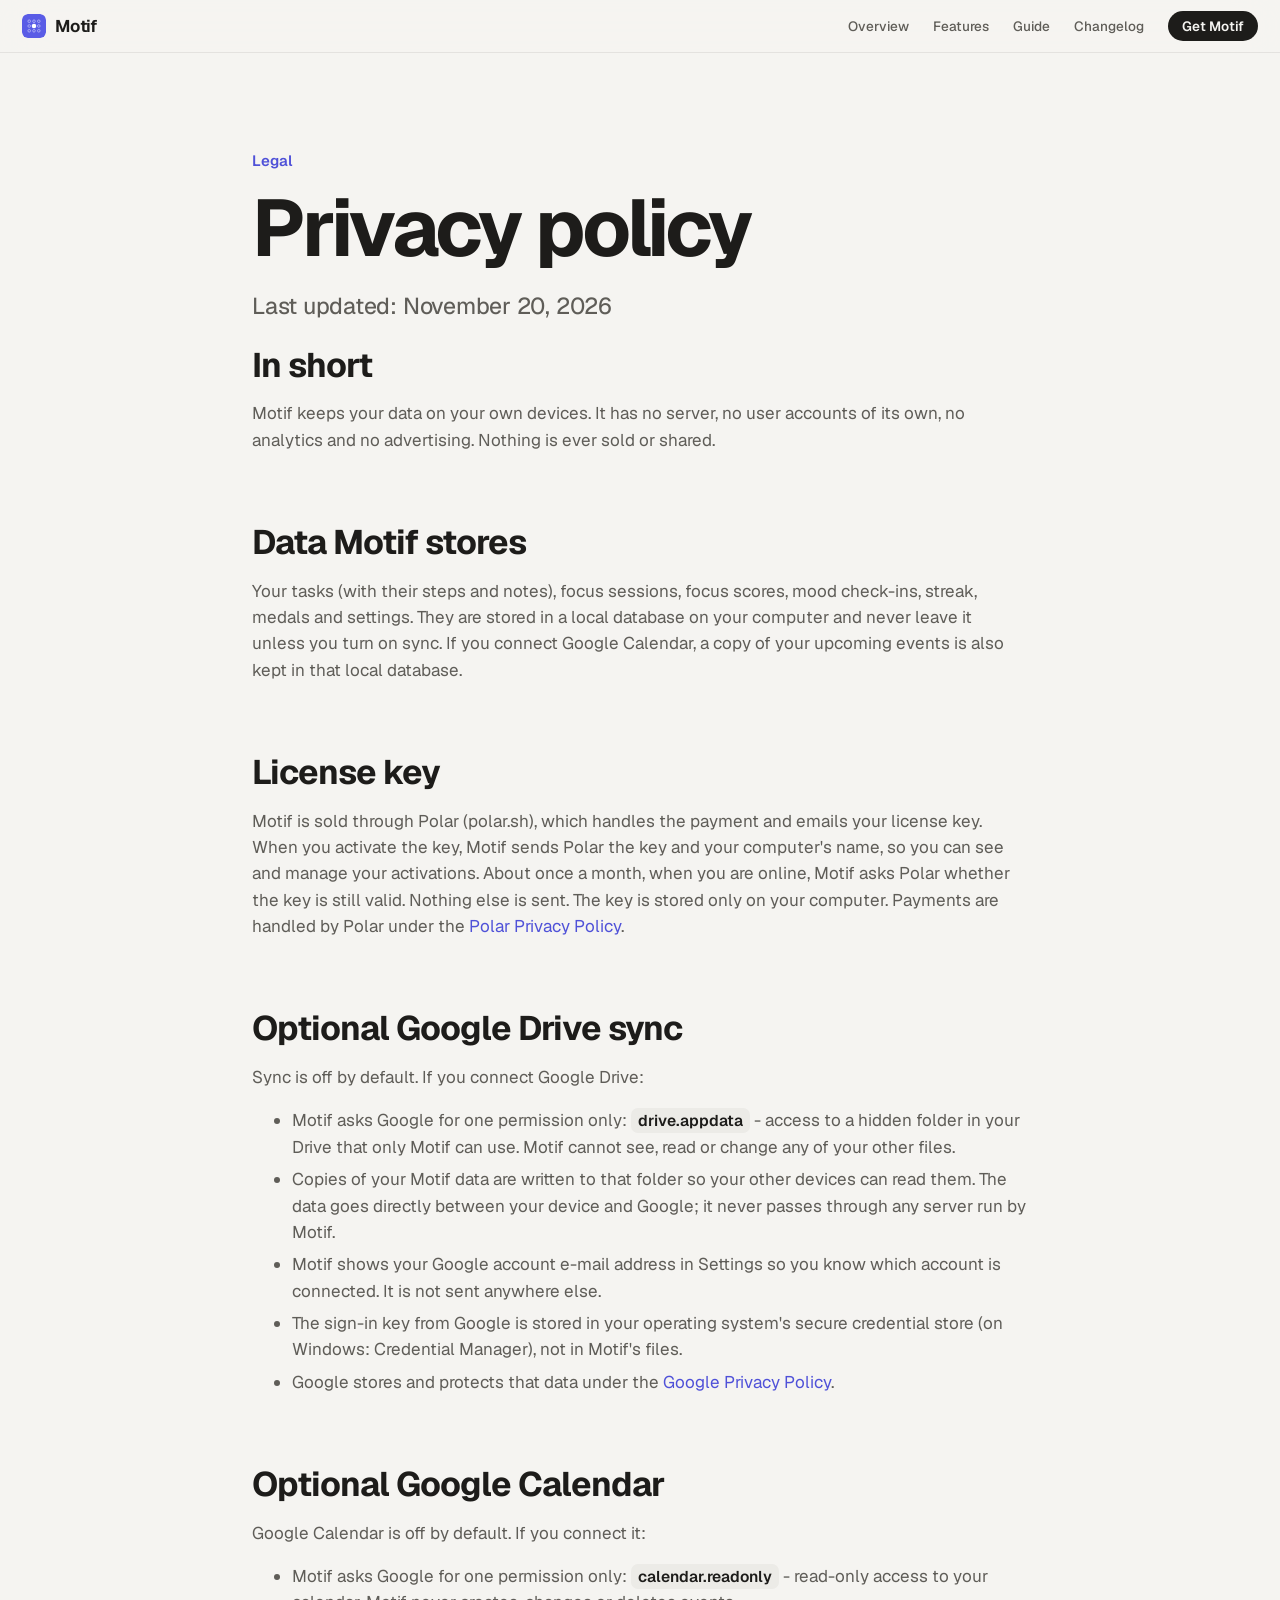
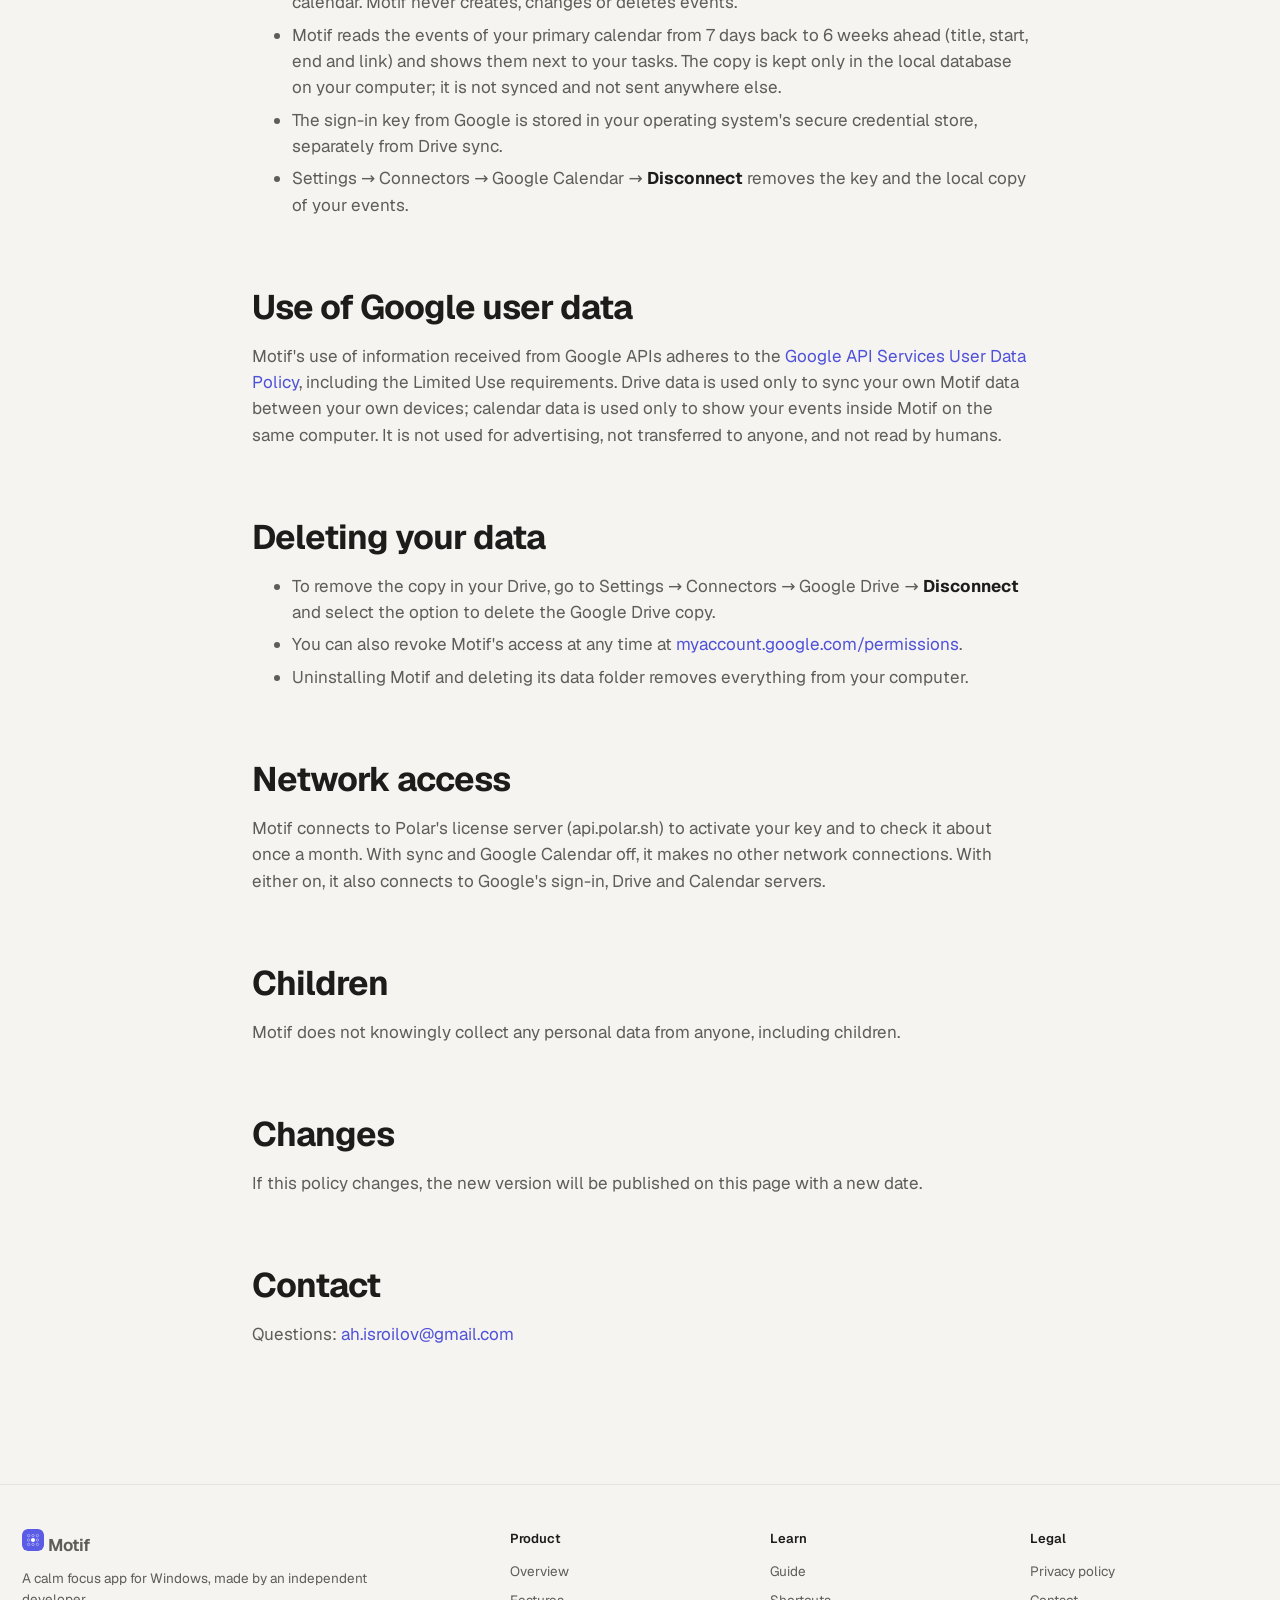
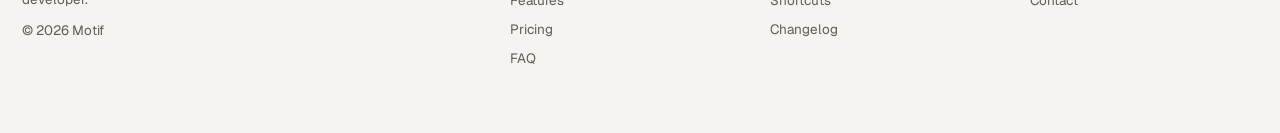
<file: privacy.html>
<!doctype html>
<html lang="en">
<head>
  <meta charset="utf-8">
  <meta name="viewport" content="width=device-width, initial-scale=1">
  <title>Privacy policy - Motif</title>
  <link rel="icon" href="icon.svg" type="image/svg+xml">
  <link rel="preload" href="fonts/geist-latin.woff2" as="font" type="font/woff2" crossorigin>
  <link rel="stylesheet" href="style.css?v=9">
</head>
<body>
<header class="nav">
  <div class="wide">
    <a class="brand" href="./"><img src="icon.svg" alt="" width="24" height="24"> Motif</a>
    <nav class="nav-links" aria-label="Main">
      <a class="hide-sm" href="./#notch">Overview</a>
      <a class="hide-sm" href="./#hub">Features</a>
      <a class="hide-sm" href="guide.html">Guide</a>
      <a class="hide-sm" href="changelog.html">Changelog</a>
      <a class="nav-buy" href="https://buy.polar.sh/polar_cl_n5zw4waBRvlHAFTUboq6AXlqnlReFxfe9YLOI2bd5Yn">Get Motif</a>
    </nav>
  </div>
</header>

  <main class="wrap" style="max-width:820px"><div class="doc-hero" style="padding-bottom:24px">
    <p class="eyebrow">Legal</p>
    <h1 class="h-xl">Privacy policy</h1>
    <p class="lead">Last updated: November 20, 2026</p></div><article class="doc" style="padding-bottom:120px">

    <h2 style="margin-top:0">In short</h2>
    <p>Motif keeps your data on your own devices. It has no server, no user accounts of its own, no analytics and no advertising. Nothing is ever sold or shared.</p>

    <h2>Data Motif stores</h2>
    <p>Your tasks (with their steps and notes), focus sessions, focus scores, mood check-ins, streak, medals and settings. They are stored in a local database on your computer and never leave it unless you turn on sync. If you connect Google Calendar, a copy of your upcoming events is also kept in that local database.</p>

    <h2>License key</h2>
    <p>Motif is sold through Polar (polar.sh), which handles the payment and emails your license key. When you activate the key, Motif sends Polar the key and your computer's name, so you can see and manage your activations. About once a month, when you are online, Motif asks Polar whether the key is still valid. Nothing else is sent. The key is stored only on your computer. Payments are handled by Polar under the <a href="https://polar.sh/legal/privacy">Polar Privacy Policy</a>.</p>

    <h2>Optional Google Drive sync</h2>
    <p>Sync is off by default. If you connect Google Drive:</p>
    <ul>
      <li>Motif asks Google for one permission only: <code>drive.appdata</code> - access to a hidden folder in your Drive that only Motif can use. Motif cannot see, read or change any of your other files.</li>
      <li>Copies of your Motif data are written to that folder so your other devices can read them. The data goes directly between your device and Google; it never passes through any server run by Motif.</li>
      <li>Motif shows your Google account e-mail address in Settings so you know which account is connected. It is not sent anywhere else.</li>
      <li>The sign-in key from Google is stored in your operating system's secure credential store (on Windows: Credential Manager), not in Motif's files.</li>
      <li>Google stores and protects that data under the <a href="https://policies.google.com/privacy">Google Privacy Policy</a>.</li>
    </ul>

    <h2>Optional Google Calendar</h2>
    <p>Google Calendar is off by default. If you connect it:</p>
    <ul>
      <li>Motif asks Google for one permission only: <code>calendar.readonly</code> - read-only access to your calendar. Motif never creates, changes or deletes events.</li>
      <li>Motif reads the events of your primary calendar from 7 days back to 6 weeks ahead (title, start, end and link) and shows them next to your tasks. The copy is kept only in the local database on your computer; it is not synced and not sent anywhere else.</li>
      <li>The sign-in key from Google is stored in your operating system's secure credential store, separately from Drive sync.</li>
      <li>Settings &rarr; Connectors &rarr; Google Calendar &rarr; <b>Disconnect</b> removes the key and the local copy of your events.</li>
    </ul>

    <h2>Use of Google user data</h2>
    <p>Motif's use of information received from Google APIs adheres to the <a href="https://developers.google.com/terms/api-services-user-data-policy">Google API Services User Data Policy</a>, including the Limited Use requirements. Drive data is used only to sync your own Motif data between your own devices; calendar data is used only to show your events inside Motif on the same computer. It is not used for advertising, not transferred to anyone, and not read by humans.</p>

    <h2>Deleting your data</h2>
    <ul>
      <li>To remove the copy in your Drive, go to Settings &rarr; Connectors &rarr; Google Drive &rarr; <b>Disconnect</b> and select the option to delete the Google Drive copy.</li>
      <li>You can also revoke Motif's access at any time at <a href="https://myaccount.google.com/permissions">myaccount.google.com/permissions</a>.</li>
      <li>Uninstalling Motif and deleting its data folder removes everything from your computer.</li>
    </ul>

    <h2>Network access</h2>
    <p>Motif connects to Polar's license server (api.polar.sh) to activate your key and to check it about once a month. With sync and Google Calendar off, it makes no other network connections. With either on, it also connects to Google's sign-in, Drive and Calendar servers.</p>

    <h2>Children</h2>
    <p>Motif does not knowingly collect any personal data from anyone, including children.</p>

    <h2>Changes</h2>
    <p>If this policy changes, the new version will be published on this page with a new date.</p>

    <h2>Contact</h2>
    <p>Questions: <a href="mailto:ah.isroilov@gmail.com">ah.isroilov@gmail.com</a></p>
  </article></main>

<footer class="foot">
  <div class="wide">
    <div>
      <a class="brand" href="./" style="margin:0"><img src="icon.svg" alt="" width="22" height="22"> Motif</a>
      <p>A calm focus app for Windows, made by an independent developer.</p>
      <p>© <span id="year">2026</span> Motif</p>
    </div>
    <div><h6>Product</h6><a href="./#notch">Overview</a><a href="./#hub">Features</a><a href="./#pricing">Pricing</a><a href="./#faq">FAQ</a></div>
    <div><h6>Learn</h6><a href="guide.html">Guide</a><a href="guide.html#keys">Shortcuts</a><a href="changelog.html">Changelog</a></div>
    <div><h6>Legal</h6><a href="privacy.html">Privacy policy</a><a href="mailto:ah.isroilov@gmail.com">Contact</a></div>
  </div>
</footer>
<script src="app.js?v=6"></script>
</body>
</html>
</file>
<file: style.css>
/* Motif site. Type: Geist (the app's one font). Colours: the app's tokens
   (src/styles/tokens.css, "Soft Pebble"). App illustrations are drawn in
   HTML/CSS with the same tokens, so they follow light / dark like the app. */
@font-face {
  font-family: 'Geist';
  font-style: normal;
  font-display: swap;
  font-weight: 100 900;
  src: url('fonts/geist-latin.woff2') format('woff2-variations');
  unicode-range: U+0000-00FF, U+0131, U+0152-0153, U+02BB-02BC, U+02C6, U+02DA, U+02DC, U+0304, U+0308, U+0329, U+2000-206F, U+20AC, U+2122, U+2191, U+2193, U+2212, U+2215, U+FEFF, U+FFFD;
}
@font-face {
  font-family: 'Geist';
  font-style: normal;
  font-display: swap;
  font-weight: 100 900;
  src: url('fonts/geist-latin-ext.woff2') format('woff2-variations');
  unicode-range: U+0100-02BA, U+02BD-02C5, U+02C7-02CC, U+02CE-02D7, U+02DD-02FF, U+0304, U+0308, U+0329, U+1D00-1DBF, U+1E00-1E9F, U+1EF2-1EFF, U+2020, U+20A0-20AB, U+20AD-20C0, U+2113, U+2C60-2C7F, U+A720-A7FF;
}

/* ---------------------------------------------------------------- tokens */
:root {
  color-scheme: light dark;
  --bg: #f5f4f1;
  --bg-2: #ecebe7;
  --window: #faf9f7;
  --surface: #ffffff;
  --sunken: #f2f1ee;
  --hover: #ecebe7;
  --kbd: #ecebe7;
  --line: rgba(29, 28, 26, 0.08);
  --line-strong: rgba(29, 28, 26, 0.22);
  --text: #1d1c1a;
  --text-2: #5f5d58;
  --text-3: #74726c;
  --good: #1e7a55;
  --good-soft: #e3f3ea;
  --warn: #a3570a;
  --warn-soft: #fbeedb;
  --danger: #c2312f;
  --accent: #5a5ce6;
  --accent-text: #4f51d8;
  --on-accent: #ffffff;
  --accent-soft: #5a5ce61f;
  --accent-session: #e6e6fb;
  --accent-planned: #5a5ce673;
  --accent-today: #5a5ce60d;
  --cal: #1d8a68;
  --cal-soft: #e1f1eb;
  --heat-0: #f2f1ee;
  --heat-1: #5a5ce62e;
  --heat-2: #5a5ce657;
  --heat-3: #5a5ce685;
  --heat-4: #5a5ce6b8;
  --heat-5: #5a5ce6;
  --shadow: 0 1px 2px rgba(24, 22, 18, 0.06), 0 8px 24px rgba(24, 22, 18, 0.08);
  --shadow-lg: 0 1px 2px rgba(24, 22, 18, 0.05), 0 12px 32px rgba(24, 22, 18, 0.1), 0 40px 80px rgba(24, 22, 18, 0.1);
  --nav: rgba(245, 244, 241, 0.72);
  --font: 'Geist', system-ui, 'Segoe UI', sans-serif;
  --ease: cubic-bezier(0.2, 0.8, 0.2, 1);
}
/* The app's dark tokens: the visitor's dark mode, and always inside .dark sections. */
@media (prefers-color-scheme: dark) {
  :root {
    --bg: #0f0f10;
    --bg-2: #161618;
    --window: #1c1c1e;
    --surface: #242426;
    --sunken: #17171a;
    --hover: #2c2c2f;
    --kbd: #333336;
    --line: rgba(255, 255, 255, 0.08);
    --line-strong: rgba(255, 255, 255, 0.22);
    --text: #f3f2ef;
    --text-2: #b5b3ae;
    --text-3: #96948f;
    --good: #5bc898;
    --good-soft: rgba(91, 200, 152, 0.14);
    --warn: #f2a65a;
    --warn-soft: #3a2d20;
    --danger: #ff8a85;
    --accent-text: #9fa0ff;
    --accent-soft: #5a5ce633;
    --accent-session: #2e2e52;
    --accent-planned: #8f90ff80;
    --accent-today: #5a5ce614;
    --cal: #5dcaa5;
    --cal-soft: #1d3a32;
    --heat-0: #2a2a2d;
    --shadow: 0 1px 2px rgba(0, 0, 0, 0.5), 0 10px 28px rgba(0, 0, 0, 0.45);
    --shadow-lg: 0 1px 2px rgba(0, 0, 0, 0.5), 0 16px 40px rgba(0, 0, 0, 0.5), 0 40px 90px rgba(0, 0, 0, 0.45);
    --nav: rgba(15, 15, 16, 0.72);
  }
}
.dark {
  --bg: #000000;
  --bg-2: #111113;
  --window: #1c1c1e;
  --surface: #242426;
  --sunken: #17171a;
  --hover: #2c2c2f;
  --kbd: #333336;
  --line: rgba(255, 255, 255, 0.08);
  --line-strong: rgba(255, 255, 255, 0.22);
  --text: #f5f5f7;
  --text-2: #a1a1a6;
  --text-3: #86868b;
  --good: #5bc898;
  --good-soft: rgba(91, 200, 152, 0.14);
  --warn: #f2a65a;
  --warn-soft: #3a2d20;
  --danger: #ff8a85;
  --accent-text: #9fa0ff;
  --accent-soft: #5a5ce633;
  --accent-session: #2e2e52;
  --accent-planned: #8f90ff80;
  --accent-today: #5a5ce614;
  --cal: #5dcaa5;
  --cal-soft: #1d3a32;
  --heat-0: #2a2a2d;
  --shadow: 0 1px 2px rgba(0, 0, 0, 0.5), 0 10px 28px rgba(0, 0, 0, 0.45);
  --shadow-lg: 0 1px 2px rgba(0, 0, 0, 0.5), 0 16px 40px rgba(0, 0, 0, 0.5), 0 40px 90px rgba(0, 0, 0, 0.45);
  background: var(--bg);
  color: var(--text);
}

/* ---------------------------------------------------------------- base */
* { box-sizing: border-box; }
html { -webkit-text-size-adjust: 100%; overflow-x: clip; scroll-behavior: smooth; scroll-padding-top: 64px; }
body { margin: 0; background: var(--bg); color: var(--text); font: 17px/1.55 var(--font); overflow-x: clip; -webkit-font-smoothing: antialiased; }
a { color: var(--accent-text); text-decoration: none; }
a:hover { text-decoration: underline; }
img { max-width: 100%; }
.wrap { max-width: 1080px; margin: 0 auto; padding: 0 22px; }
.wide { max-width: 1280px; margin: 0 auto; padding: 0 22px; }
.num { font-variant-numeric: tabular-nums; }
kbd, .kbd { display: inline-flex; align-items: center; justify-content: center; min-width: 26px; height: 26px; padding: 0 8px; font: 600 12.5px/1 var(--font); border-radius: 8px; background: var(--kbd); color: var(--text); box-shadow: inset 0 -1px 0 var(--line-strong); }
.sr-only { position: absolute; width: 1px; height: 1px; overflow: hidden; clip: rect(0 0 0 0); white-space: nowrap; }

/* ---------------------------------------------------------------- nav */
.nav { position: sticky; top: 0; z-index: 50; background: var(--nav); backdrop-filter: saturate(180%) blur(20px); -webkit-backdrop-filter: saturate(180%) blur(20px); border-bottom: 1px solid var(--line); }
.nav .wide { display: flex; align-items: center; gap: 28px; height: 52px; }
.brand { display: flex; align-items: center; gap: 9px; color: var(--text); font-weight: 650; font-size: 17px; letter-spacing: -0.01em; }
.brand:hover { text-decoration: none; }
.brand img { border-radius: 6px; }
.nav-links { display: flex; align-items: center; gap: 24px; margin-left: auto; }
.nav-links a { color: var(--text-2); font-size: 13.5px; font-weight: 500; }
.nav-links a:hover { color: var(--text); text-decoration: none; }
.nav-links a.nav-buy {
  display: inline-flex;
  align-items: center;
  min-height: 30px;
  padding: 0 14px;
  border-radius: 999px;
  background: var(--text);
  color: var(--bg);
  font-weight: 600;
  white-space: nowrap;
}
.nav-links a.nav-buy:hover { background: var(--text-2); color: var(--bg); }
.nav-buy:focus-visible, .price .btn:focus-visible {
  outline: 2px solid var(--accent-text);
  outline-offset: 3px;
}

/* ---------------------------------------------------------------- type */
.eyebrow { font-size: 15px; font-weight: 600; color: var(--accent-text); margin: 0 0 14px; letter-spacing: -0.005em; }
h1, h2, h3 { margin: 0; font-weight: 700; letter-spacing: -0.035em; line-height: 1.05; }
.h-hero { font-size: clamp(48px, 9vw, 112px); letter-spacing: -0.05em; line-height: 0.98; }
.h-xl { font-size: clamp(40px, 6.4vw, 80px); letter-spacing: -0.045em; }
.h-lg { font-size: clamp(34px, 5vw, 60px); letter-spacing: -0.04em; }
.h-md { font-size: clamp(26px, 3.4vw, 40px); letter-spacing: -0.03em; line-height: 1.1; }
.lead { font-size: clamp(19px, 2vw, 23px); line-height: 1.45; color: var(--text-2); font-weight: 450; letter-spacing: -0.01em; margin: 20px 0 0; }
.lead b, .lead strong { color: var(--text); font-weight: 600; }
.grad { background: linear-gradient(180deg, #ffffff 30%, #9a9aa3); -webkit-background-clip: text; background-clip: text; color: transparent; }
.grad-accent { background: linear-gradient(100deg, #8f90ff, #c9bcff 45%, #ffffff); -webkit-background-clip: text; background-clip: text; color: transparent; }
.muted { color: var(--text-2); }
.center { text-align: center; }
.center .lead { margin-left: auto; margin-right: auto; max-width: 34em; }

/* ---------------------------------------------------------------- buttons */
.btn { display: inline-flex; align-items: center; gap: 8px; height: 48px; padding: 0 26px; border-radius: 999px; background: var(--accent); color: var(--on-accent); font-size: 16px; font-weight: 600; border: 0; cursor: pointer; }
.btn:hover { text-decoration: none; filter: brightness(1.08); }
.btn.ghost { background: transparent; color: var(--accent-text); padding: 0 6px; }
.btn.ghost::after { content: '›'; font-size: 22px; line-height: 1; margin-top: -3px; }
.ctas { display: flex; gap: 22px; align-items: center; justify-content: center; flex-wrap: wrap; margin-top: 34px; }
.fine { font-size: 13.5px; color: var(--text-3); margin: 14px 0 0; }

/* ---------------------------------------------------------------- sections */
section { position: relative; }
.sec { padding: 150px 0; }
.sec.tight { padding: 100px 0; }
.sec-head { max-width: 880px; margin: 0 auto 72px; text-align: center; }
.sec-head .lead { max-width: 36em; margin-left: auto; margin-right: auto; }
.split { display: grid; grid-template-columns: 1fr 1fr; gap: 72px; align-items: center; }
.split.flip > :first-child { order: 2; }
.facts { list-style: none; padding: 0; margin: 30px 0 0; display: grid; gap: 14px; }
.facts li { padding-left: 30px; position: relative; color: var(--text-2); }
.facts li b { color: var(--text); font-weight: 600; }
.facts li::before { content: ''; position: absolute; left: 4px; top: 9px; width: 9px; height: 9px; border-radius: 50%; background: var(--accent); box-shadow: 0 0 0 4px var(--accent-soft); }

/* Task Hub section */
.hub-intro {
  display: grid;
  grid-template-columns: minmax(0, 1.75fr) minmax(0, 1fr);
  align-items: end;
  gap: clamp(28px, 6vw, 84px);
  margin-bottom: clamp(30px, 5vw, 60px);
}
.hub-intro h2 { font-size: clamp(36px, 4vw, 58px); line-height: 1.06; text-wrap: balance; }
.hub-intro h2 .muted { display: block; }
.hub-intro .lead { margin: 0; max-width: 37ch; }
.hub-agenda { display: none; }
.hub-features { margin-top: clamp(62px, 9vw, 116px); }
.hub-feature {
  display: grid;
  grid-template-columns: minmax(0, 0.85fr) minmax(0, 1.5fr);
  align-items: center;
  gap: clamp(28px, 7vw, 92px);
  border-top: 1px solid var(--line-strong);
  padding: clamp(38px, 6vw, 82px) 0;
}
.hub-feature-reversed { grid-template-columns: minmax(0, 1.5fr) minmax(0, 0.85fr); }
.hub-feature-reversed .hub-feature-copy { order: 1; }
.hub-feature-copy h3 { font-size: clamp(29px, 4vw, 49px); line-height: 1.1; }
.hub-feature-copy p { max-width: 37ch; }
.hub-feature-copy p, .hub-workflows p { margin: 14px 0 0; color: var(--text-2); }
.hub-workflows {
  display: grid;
  grid-template-columns: repeat(3, minmax(0, 1fr));
  gap: clamp(20px, 3vw, 40px);
  border-top: 1px solid var(--line-strong);
  padding-top: clamp(32px, 5vw, 58px);
}
.hub-workflows > div + div { border-left: 1px solid var(--line); padding-left: clamp(20px, 3vw, 40px); }
.hub-workflows h3 { font-size: clamp(21px, 2.4vw, 28px); line-height: 1.15; }
.hub-workflows p { font-size: 16px; }
.hub-repeat {
  display: flex;
  flex-wrap: wrap;
  gap: 5px;
  margin-top: 22px;
}
.hub-repeat span {
  display: grid;
  place-items: center;
  width: 28px;
  height: 28px;
  border-radius: 50%;
  color: var(--text-2);
  font-size: 12px;
}
.hub-repeat .on { background: var(--accent-soft); color: var(--accent-text); font-weight: 650; }
.hub-examples { margin: 20px 0 0; padding: 0; list-style: none; font-size: 14px; }
.hub-examples li {
  display: grid;
  grid-template-columns: auto minmax(0, 1fr);
  align-items: baseline;
  gap: 12px;
  padding: 9px 0;
  border-top: 1px solid var(--line);
}
.hub-examples time, .hub-examples small { color: var(--text-2); font-size: 13px; }
.hub-examples time { font-variant-numeric: tabular-nums; }
.hub-examples small { display: block; margin-top: 2px; }
.hub-examples .hub-active { color: var(--accent-text); }
.hub-overdue b { color: var(--warn); font-weight: 600; }

/* Reveal on scroll (only when JS runs) */
.js .reveal { opacity: 0; transform: translateY(28px); transition: opacity 900ms var(--ease), transform 900ms var(--ease); }
.js .reveal.in { opacity: 1; transform: none; }

/* Scaled illustrations: drawn at a fixed design size, scaled to fit (app.js). */
.fit { position: relative; width: 100%; }
.fit > .mock { position: absolute; left: 0; top: 0; transform-origin: 0 0; }
.fit.c > .mock { left: 50%; }

/* ================================================================ APP PARTS */
.mock { font-family: var(--font); color: var(--text); line-height: 1.35; text-align: left; letter-spacing: 0; font-size: 14px; }
.mock * { box-sizing: border-box; }
.win { background: var(--window); border: 1px solid var(--line); border-radius: 36px; box-shadow: var(--shadow-lg); overflow: hidden; position: relative; }
.card { background: var(--surface); border: 1px solid var(--line); border-radius: 24px; }
.ring { width: 9px; height: 9px; border-radius: 50%; border: 1.5px solid var(--text-3); flex: none; }
.chip { display: inline-flex; align-items: center; gap: 5px; height: 24px; padding: 0 9px; border-radius: 999px; background: var(--sunken); color: var(--text-2); font-size: 12px; font-weight: 600; white-space: nowrap; }
.chip.acc { background: var(--accent-soft); color: var(--accent-text); }
.chip.warn { background: var(--warn-soft); color: var(--warn); }
.rp { width: 12px; height: 12px; flex: none; fill: none; stroke: currentColor; stroke-width: 2; stroke-linecap: round; stroke-linejoin: round; }

/* ---- Notch (always dark, like the app) */
.notch { position: relative; display: inline-flex; align-items: center; gap: 9px; height: 30px; padding: 0 14px 1px 12px; min-width: 220px; max-width: 320px; background: linear-gradient(180deg, #19191b, #0c0c0e); color: #f3f2ef; border-radius: 0 0 16px 16px; font: 600 12px/1 var(--font); white-space: nowrap; box-shadow: 0 10px 26px rgba(0, 0, 0, 0.35), inset 0 -1px 0 rgba(255, 255, 255, 0.07); }
.notch .nd { width: 8px; height: 8px; border-radius: 50%; background: #8f90ff; flex: none; box-shadow: 0 0 8px #8f90ffaa; }
.notch .nt { overflow: hidden; text-overflow: ellipsis; flex: 1; min-width: 0; }
.notch .ntime { color: #b5b3ae; font-variant-numeric: tabular-nums; font-weight: 600; margin-left: 6px; }
.notch .nline { position: absolute; left: 14px; right: 14px; bottom: 0; height: 2px; border-radius: 2px; background: rgba(255, 255, 255, 0.08); overflow: hidden; }
.notch .nline i { display: block; height: 100%; width: 40%; background: #8f90ff; box-shadow: 0 0 6px #8f90ff; border-radius: 2px; }
.notch.live .nd { animation: breathe-dot 2.4s ease-in-out infinite; }
.notch.paused .nd, .notch.paused .nline i { background: #86868b; box-shadow: none; }
.notch.over .ntime { color: #f2a65a; }
.notch.over .nline i { background: #f2a65a; box-shadow: 0 0 6px #f2a65a; width: 100%; }
.notch .nlabel { color: #96948f; font-weight: 500; }
.notch .nbtn { width: 20px; height: 20px; border-radius: 50%; background: rgba(255, 255, 255, 0.1); display: grid; place-items: center; margin-right: -8px; flex: none; }
.notch .nbtn svg { width: 9px; height: 9px; fill: #f3f2ef; }
.notch.open { height: 42px; width: 400px; max-width: none; border-radius: 0 0 21px 21px; padding: 0 5px 1px 17px; gap: 6px; }
.notch.open .nt { display: flex; flex-direction: column; gap: 4px; }
.notch.open .nt small { color: #b5b3ae; font-weight: 500; font-size: 11px; }
.notch.open .ntime { margin-right: 6px; }
.notch.open .nb { width: 32px; height: 32px; border-radius: 50%; display: grid; place-items: center; background: #2a2a2d; box-shadow: inset 0 1px 0 rgba(255, 255, 255, 0.08); flex: none; }
.notch.open .nb.acc { background: #5a5ce6; box-shadow: 0 0 14px #5a5ce680, inset 0 1px 0 rgba(255, 255, 255, 0.25); }
.notch.open .nb svg { width: 14px; height: 14px; fill: #f3f2ef; }
.notch.open .nline { left: 17px; right: 17px; }
@keyframes breathe-dot { 50% { transform: scale(0.72); opacity: 0.55; } }

/* ---- Command bar */
.cbar { width: 640px; background: var(--surface); border: 1px solid var(--line); border-radius: 32px; box-shadow: var(--shadow-lg); padding: 10px 10px 0; overflow: hidden; }
.cb-in { display: flex; align-items: center; gap: 14px; height: 62px; padding: 0 16px; font-size: 19px; }
.cb-in .adot { width: 12px; height: 12px; border-radius: 50%; background: var(--accent); flex: none; }
.cb-in .ph { color: var(--text-3); }
.cb-in .typed { color: var(--text); white-space: pre; }
.caret { width: 2px; height: 24px; background: var(--accent); margin-left: -12px; flex: none; animation: blink 1.05s steps(1) infinite; }
@keyframes blink { 50% { opacity: 0; } }
.cb-tokens { display: flex; gap: 6px; align-items: center; height: 0; padding: 0 16px 0 42px; overflow: hidden; transition: height 220ms var(--ease); }
.cb-tokens.on { height: 34px; }
.cb-tokens .chip { animation: tok-in 260ms var(--ease) both; }
.cb-tokens .hint { color: var(--text-3); font-size: 13px; }
@keyframes tok-in { from { opacity: 0; transform: translateY(4px) scale(0.94); } }
.cb-line { height: 1px; background: var(--line); margin: 4px 8px 8px; }
.cb-now { display: flex; align-items: center; gap: 12px; height: 58px; padding: 0 9px 0 16px; border-radius: 20px; background: var(--accent-soft); font-size: 15px; font-weight: 550; margin-bottom: 8px; }
.cb-now .dot { width: 8px; height: 8px; border-radius: 50%; background: var(--accent); }
.cb-now .done { margin-left: auto; height: 38px; padding: 0 16px; border-radius: 999px; background: var(--accent); color: #fff; display: grid; place-items: center; font-weight: 600; font-size: 14px; }
.cb-row { display: flex; align-items: center; gap: 12px; height: 50px; padding: 0 12px 0 14px; border-radius: 16px; font-size: 15px; }
.cb-row.sel { background: var(--hover); }
.cb-row .tm { width: 40px; color: var(--text-2); font-size: 13.5px; font-variant-numeric: tabular-nums; flex: none; }
.cb-row .ttl { flex: 1; min-width: 0; overflow: hidden; text-overflow: ellipsis; white-space: nowrap; }
.cb-row .meta { color: var(--text-2); font-size: 13px; white-space: nowrap; }
.cb-row .late { color: var(--warn); font-size: 13px; font-weight: 550; }
.cb-row .rp { color: var(--text-2); }
.cb-row.sel .chip { background: var(--surface); }
.cb-row .ent { width: 26px; height: 24px; border-radius: 7px; background: var(--surface); display: grid; place-items: center; font-size: 12px; color: var(--text-2); box-shadow: inset 0 -1px 0 var(--line-strong); }
.cb-row.ev .tm { color: var(--cal); font-weight: 550; }
.cb-row.ev .ebar { width: 3px; height: 18px; border-radius: 2px; background: var(--cal); margin: 0 3px; flex: none; }
.cb-group { font-size: 12.5px; color: var(--text-2); padding: 10px 14px 4px; }
.cb-foot { display: flex; align-items: center; gap: 18px; height: 52px; padding: 0 14px; margin: 8px -10px 0; border-top: 1px solid var(--line); font-size: 12.5px; color: var(--text-2); }
.cb-foot span { display: inline-flex; align-items: center; gap: 7px; }
.cb-foot .kbd { height: 20px; min-width: 22px; padding: 0 5px; font-size: 10.5px; border-radius: 6px; background: var(--sunken); box-shadow: none; color: var(--text-2); }

/* ---- Switch prompt */
.sw { padding: 26px 26px 16px; }
.sw h4 { margin: 0 0 18px; font-size: 22px; letter-spacing: -0.02em; font-weight: 650; }
.sw-cards { display: grid; grid-template-columns: 1fr auto 1fr; gap: 12px; align-items: center; }
.sw-card { background: var(--sunken); border-radius: 18px; padding: 14px 16px; display: flex; gap: 12px; align-items: center; min-width: 0; }
.sw-card small { display: block; color: var(--text-2); font-size: 12px; font-weight: 500; margin-bottom: 3px; }
.sw-card b { display: block; font-size: 14.5px; font-weight: 600; overflow: hidden; text-overflow: ellipsis; white-space: nowrap; }
.sw-card > div { min-width: 0; }
.pring { width: 30px; height: 30px; border-radius: 50%; background: conic-gradient(var(--accent) 0 46%, var(--line-strong) 46% 100%); display: grid; place-items: center; flex: none; }
.pring::after { content: ''; width: 22px; height: 22px; border-radius: 50%; background: var(--sunken); }
.pplay { width: 30px; height: 30px; border-radius: 50%; background: var(--accent); display: grid; place-items: center; flex: none; }
.pplay svg { width: 11px; height: 11px; fill: #fff; margin-left: 2px; }
.sw-arrow { color: var(--text-3); font-size: 18px; }
.sw p { color: var(--text-2); font-size: 14px; margin: 20px 0 8px; }
.sw-opt { display: flex; align-items: center; gap: 14px; height: 60px; padding: 0 14px; border-radius: 16px; }
.sw-opt.sel { background: var(--hover); }
.sw-opt .k { width: 28px; height: 28px; border-radius: 8px; background: var(--sunken); display: grid; place-items: center; font-weight: 650; font-size: 13px; color: var(--text-2); flex: none; }
.sw-opt.sel .k { background: var(--accent); color: #fff; }
.sw-opt b { display: block; font-size: 15px; font-weight: 600; }
.sw-opt small { color: var(--text-2); font-size: 13px; }
.sw-keep { display: flex; justify-content: space-between; align-items: center; border-top: 1px solid var(--line); margin: 12px -26px 0; padding: 14px 26px 0; color: var(--text-2); font-size: 13.5px; }

/* ---- Task Hub week view */
.hub {
  display: grid;
  grid-template-columns: clamp(130px, 14vw, 170px) minmax(0, 1fr);
  border-radius: 22px;
  box-shadow: var(--shadow);
}
.hub-side { border-right: 1px solid var(--line); padding: 34px 16px 18px; display: flex; flex-direction: column; gap: 4px; }
.hub-logo { display: grid; grid-template-columns: repeat(3, 5px); gap: 3px; margin: 0 0 30px 14px; }
.hub-logo i { width: 5px; height: 5px; border-radius: 50%; background: var(--accent); opacity: 0.35; }
.hub-logo i:nth-child(5) { opacity: 1; }
.nav-it { display: flex; align-items: center; gap: 12px; height: 44px; padding: 0 14px; border-radius: 14px; font-size: 15px; color: var(--text); }
.nav-it.on { background: var(--hover); }
.nav-it svg { width: 17px; height: 17px; stroke: var(--text-2); fill: none; stroke-width: 1.8; stroke-linecap: round; }
.hub-chip { margin-top: auto; display: flex; align-items: center; gap: 10px; height: 52px; padding: 0 12px; border-radius: 16px; background: var(--hover); font-weight: 600; font-size: 14.5px; }
.hub-chip img { width: 28px; height: 28px; }
.hub-main { padding: clamp(14px, 2vw, 26px); display: flex; flex-direction: column; min-width: 0; }
.hub-top { display: flex; align-items: center; gap: 10px; height: 48px; }
.hub-top h5 { margin: 0 6px 0 0; font-size: 28px; font-weight: 700; letter-spacing: -0.03em; display: flex; align-items: center; gap: 10px; }
.hub-top h5::after { content: ''; width: 7px; height: 7px; border-right: 1.8px solid var(--text-2); border-bottom: 1.8px solid var(--text-2); transform: translateY(-3px) rotate(45deg); }
.circ { width: 40px; height: 40px; border-radius: 50%; background: var(--hover); display: grid; place-items: center; color: var(--text); font-size: 16px; }
.hub-date { font-size: 18px; font-weight: 650; letter-spacing: -0.01em; }
.seg { margin-left: auto; display: flex; padding: 4px; border-radius: 999px; background: var(--hover); }
.seg span { height: 36px; padding: 0 18px; border-radius: 999px; display: grid; place-items: center; font-size: 14px; color: var(--text-2); }
.seg span.on { background: var(--surface); color: var(--text); font-weight: 600; box-shadow: 0 1px 2px rgba(24, 22, 18, 0.1), 0 2px 8px rgba(24, 22, 18, 0.06); }
.caps { display: flex; gap: 2px; padding: 4px; border-radius: 999px; background: var(--hover); margin-left: 14px; }
.caps span { width: 32px; height: 32px; display: grid; place-items: center; color: var(--text); font-size: 13px; }
.hub-sum { font-size: 13.5px; color: var(--text-2); margin: 6px 0 16px; }
.hub-body { display: grid; grid-template-columns: clamp(174px, 17vw, 216px) minmax(0, 1fr); gap: 14px; }
.inbox { padding: 18px 12px; }
.inbox h6 { margin: 0 8px 12px; font-size: 15px; font-weight: 650; display: flex; gap: 8px; align-items: baseline; }
.inbox h6 span { color: var(--text-3); font-weight: 500; font-size: 13px; }
.ib-add { display: flex; align-items: center; gap: 10px; height: 40px; padding: 0 12px; border-radius: 14px; background: var(--hover); color: var(--text-2); font-size: 13.5px; margin-bottom: 18px; }
.ib-add i { width: 18px; height: 18px; border-radius: 50%; background: var(--accent); color: #fff; display: grid; place-items: center; font-style: normal; font-size: 14px; line-height: 1; }
.ib-grp { font-size: 11px; font-weight: 700; letter-spacing: 0.04em; color: var(--text-3); margin: 0 8px 6px; }
.ib-grp.warn { color: var(--warn); }
.ib-row { display: flex; gap: 10px; padding: 8px; font-size: 14px; }
.ib-row .ring { width: 15px; height: 15px; margin-top: 2px; }
.ib-row small { display: block; font-size: 12px; color: var(--text-2); margin-top: 3px; }
.ib-row small b { color: var(--warn); font-weight: 600; }
.cal { position: relative; overflow: hidden; min-height: 662px; }
.cal-head { position: absolute; left: 52px; right: 10px; top: 0; height: 96px; display: grid; grid-template-columns: repeat(7, 1fr); }
.cal-head div { text-align: center; padding-top: 16px; font-size: 11.5px; font-weight: 650; letter-spacing: 0.04em; color: var(--text-2); }
.cal-head b { display: block; margin: 5px auto 3px; width: 34px; height: 34px; line-height: 34px; border-radius: 50%; font-size: 16px; font-weight: 600; color: var(--text); letter-spacing: 0; }
.cal-head .today { color: var(--accent-text); }
.cal-head .today b { background: var(--accent); color: #fff; }
.cal-head small { display: block; font-size: 11.5px; font-weight: 500; color: var(--text-2); letter-spacing: 0; }
.cal-grid { position: absolute; left: 52px; right: 10px; top: 96px; bottom: 0; border-top: 1px solid var(--line); }
.cal-grid .col { position: absolute; top: 0; bottom: 0; border-left: 1px solid var(--line); }
.cal-grid .col.today { background: var(--accent-today); }
.cal-grid .hr { position: absolute; left: 0; right: 0; height: 1px; background: var(--line); }
.cal-hours { position: absolute; left: 0; width: 48px; top: 96px; bottom: 0; }
.cal-hours span { position: absolute; right: 8px; font-size: 11.5px; color: var(--text-2); font-variant-numeric: tabular-nums; transform: translateY(-50%); }
.cal-hours .near-now { visibility: hidden; }
.blk { position: absolute; border-radius: 10px; padding: 5px 7px 4px 9px; font-size: 12px; font-weight: 550; overflow: hidden; white-space: nowrap; text-overflow: ellipsis; }
.blk small { display: block; font-size: 10.5px; font-weight: 500; color: var(--text-2); margin-top: 2px; overflow: hidden; text-overflow: ellipsis; }
.blk.done { background: var(--accent-session); }
.blk.ev { background: var(--cal-soft); box-shadow: inset 3px 0 0 var(--cal); }
.blk.plan { background: var(--surface); box-shadow: inset 0 0 0 1.5px var(--accent-planned); }
.blk.act { background: var(--accent-session); box-shadow: inset 0 0 0 1px var(--accent-planned); }
.blk.act::before, .blk.multi::before { content: ''; position: absolute; left: 4px; top: 5px; bottom: 5px; width: 3px; border-radius: 2px; background: var(--accent); }
.blk.act::before { animation: breathe-bar 2.4s ease-in-out infinite; }
.blk.multi, .blk.act { padding-left: 13px; }
@keyframes breathe-bar { 50% { opacity: 0.35; } }
.nowl { position: absolute; height: 2px; background: var(--accent); }
.nowl::before { content: ''; position: absolute; left: -4px; top: -3px; width: 8px; height: 8px; border-radius: 50%; background: var(--accent); }
.nowpill { position: absolute; left: 2px; width: 44px; height: 20px; border-radius: 999px; background: var(--accent); color: #fff; font-size: 11px; font-weight: 650; display: grid; place-items: center; transform: translateY(-50%); }

/* ---- Month overview */
.month { width: 100%; min-width: 0; }
.month-head { display: flex; flex-wrap: wrap; justify-content: space-between; align-items: baseline; gap: 4px 12px; margin-bottom: 14px; }
.month-head b { font-size: 19px; letter-spacing: -0.02em; }
.month-head span { color: var(--text-2); font-size: 13px; }
.m-grid { display: grid; grid-template-columns: repeat(7, minmax(0, 1fr)); border: 1px solid var(--line); border-radius: 12px; overflow: hidden; }
.m-grid .wd { font-size: 10.5px; font-weight: 650; color: var(--text-2); text-align: center; padding: 7px 0; border-bottom: 1px solid var(--line); border-right: 1px solid var(--line); letter-spacing: 0.04em; }
.m-grid .cell { height: 78px; border-right: 1px solid var(--line); border-bottom: 1px solid var(--line); padding: 5px; display: flex; flex-direction: column; gap: 3px; min-width: 0; }
.m-grid > :nth-child(7n) { border-right: 0; }
.m-grid .cell:nth-last-child(-n+7) { border-bottom: 0; }
.m-grid .cell .d { font-size: 11.5px; font-weight: 600; display: flex; justify-content: space-between; align-items: center; height: 18px; }
.m-grid .cell .d small { color: var(--text-3); font-weight: 500; font-size: 10px; }
.m-grid .cell.td { background: var(--accent-today); }
.m-grid .cell.td .d b { width: 20px; height: 20px; border-radius: 50%; background: var(--accent); color: #fff; display: grid; place-items: center; font-size: 11px; }
.m-grid .cell.out { background: var(--sunken); color: var(--text-3); }
.mc { display: flex; align-items: center; gap: 4px; height: 17px; padding: 0 5px 0 7px; border-radius: 5px; background: var(--sunken); font-size: 10px; font-weight: 550; white-space: nowrap; overflow: hidden; box-shadow: inset 2.5px 0 0 var(--bar, var(--accent)); }
.mc.dn { --bar: var(--good); }
.mc.dr { --bar: var(--text-3); text-decoration: line-through; color: var(--text-3); }
.mc.fo { background: var(--accent-soft); }
.mc.ev { --bar: var(--cal); }
.mc.up { background: transparent; box-shadow: inset 0 0 0 1px var(--line-strong); color: var(--text-3); }
.mc .t { color: var(--text-2); font-variant-numeric: tabular-nums; }
.m-more { font-size: 10px; color: var(--text-2); padding-left: 4px; }

/* ---- Open task detail example */
.task-example { width: 100%; max-width: 510px; justify-self: center; }
.p-head { display: flex; align-items: flex-start; gap: 12px; }
.p-head .dc { width: 26px; height: 26px; border-radius: 50%; border: 2px solid var(--text-3); flex: none; margin-top: 1px; }
.p-head b { flex: 1; font-size: 20px; font-weight: 650; letter-spacing: -0.02em; line-height: 1.25; }
.p-head span { color: var(--text-2); font-size: 15px; line-height: 1; padding-top: 6px; letter-spacing: 1px; }
.p-chips { display: flex; gap: 6px; margin: 14px 0 16px 38px; flex-wrap: wrap; }
.p-chips .chip { height: 28px; padding: 0 11px; font-size: 12.5px; background: var(--hover); color: var(--text); font-weight: 550; }
.p-story { border-block: 1px solid var(--line); padding: 14px 0; }
.lbl { font-size: 11px; font-weight: 700; letter-spacing: 0.05em; color: var(--text-2); display: flex; justify-content: space-between; align-items: baseline; }
.lbl span { letter-spacing: 0; font-weight: 600; color: var(--text); font-size: 13px; }
.bar8 { height: 8px; border-radius: 8px; background: var(--line); margin: 10px 0 12px; overflow: hidden; }
.bar8 i { display: block; height: 100%; border-radius: 8px; background: var(--accent); }
.ses { display: grid; grid-template-columns: 90px minmax(20px, 1fr) auto 48px; gap: 7px; align-items: center; font-size: 12.5px; color: var(--text-2); height: 26px; }
.ses .sb { height: 6px; border-radius: 6px; background: var(--accent-planned); }
.ses .sc { display: flex; gap: 3px; }
.ses .sc i { width: 7px; height: 7px; border-radius: 50%; background: var(--accent); }
.ses .sc i.o { background: var(--line-strong); }
.p-steps { margin-top: 18px; }
.step { display: flex; align-items: center; gap: 12px; height: 38px; font-size: 14.5px; }
.step .ck { width: 18px; height: 18px; border-radius: 50%; border: 1.6px solid var(--text-3); flex: none; display: grid; place-items: center; }
.step.done .ck { background: var(--accent); border-color: var(--accent); }
.step.done .ck::after { content: ''; width: 7px; height: 4px; border-left: 2px solid #fff; border-bottom: 2px solid #fff; transform: rotate(-45deg) translate(1px, -1px); }
.step.done span { color: var(--text-2); }
.step.next .ck { border: 2px solid var(--accent); }
.step.next span { font-weight: 620; }
.step em { font-style: normal; font-size: 10.5px; font-weight: 700; color: var(--accent-text); background: var(--accent-soft); padding: 3px 7px; border-radius: 6px; margin-left: auto; letter-spacing: 0.04em; }
.p-notes { margin-top: 14px; border-left: 2px solid var(--line-strong); padding-left: 14px; font-size: 13.5px; color: var(--text-2); line-height: 1.5; }
.p-notes a { color: var(--accent-text); }
.p-start { margin-top: 18px; color: var(--accent-text); font-weight: 600; display: flex; align-items: center; gap: 10px; }
.p-start span { font-size: 12px; background: var(--hover); padding: 3px 7px; border-radius: 6px; color: var(--text-2); }

/* ---- Focus map */
.fmap { width: 640px; padding: 22px; }
.insight { background: var(--accent-soft); border-radius: 20px; padding: 16px 18px; margin-bottom: 18px; }
.insight small { font-size: 11px; font-weight: 700; letter-spacing: 0.05em; color: var(--text-2); }
.insight b { display: block; font-size: 22px; font-weight: 650; letter-spacing: -0.02em; margin-top: 4px; }
.insight span { display: block; font-size: 12.5px; color: var(--text-2); margin-top: 4px; }
.heat { display: grid; grid-template-columns: 34px repeat(16, 1fr); gap: 4px; align-items: center; font-size: 10.5px; color: var(--text-2); }
.heat i { aspect-ratio: 1; border-radius: 6px; background: var(--heat-0); }
.heat .h1 { background: var(--heat-1); } .heat .h2 { background: var(--heat-2); } .heat .h3 { background: var(--heat-3); } .heat .h4 { background: var(--heat-4); } .heat .h5 { background: var(--heat-5); }
.heat .hh { text-align: center; }
.legend { display: flex; justify-content: flex-end; align-items: center; gap: 4px; margin-top: 12px; font-size: 11px; color: var(--text-2); }
.legend i { width: 14px; height: 14px; border-radius: 4px; }

/* ---- Streak */
.streak { width: 640px; padding: 26px; display: grid; grid-template-columns: 120px 1fr auto; gap: 22px; align-items: center; }
.streak .med { width: 120px; height: 120px; }
.streak .n { font-size: 52px; font-weight: 700; letter-spacing: -0.04em; line-height: 1; }
.streak .n span { font-size: 18px; font-weight: 550; color: var(--text-2); letter-spacing: -0.01em; }
.streak p { margin: 8px 0 12px; color: var(--text-2); font-size: 14px; }
.streak .chips { display: flex; gap: 6px; }
.nextm { width: 150px; padding: 14px; border-radius: 20px; background: var(--hover); text-align: center; }
.nextm .rg { width: 74px; height: 74px; margin: 0 auto 8px; border-radius: 50%; background: conic-gradient(var(--accent) 0 72%, var(--line-strong) 72% 100%); display: grid; place-items: center; }
.nextm .rg img { width: 62px; height: 62px; border-radius: 50%; background: var(--hover); padding: 3px; }
.nextm small { display: block; font-size: 10.5px; font-weight: 700; letter-spacing: 0.05em; color: var(--text-2); }
.nextm b { display: block; font-size: 14px; margin-top: 2px; }
.nextm span { display: block; font-size: 11.5px; color: var(--text-2); margin-top: 2px; }
.wk { grid-column: 1 / -1; display: flex; justify-content: space-between; border-top: 1px solid var(--line); padding-top: 18px; }
.wk div { display: flex; flex-direction: column; align-items: center; gap: 7px; font-size: 10.5px; font-weight: 650; color: var(--text-2); letter-spacing: 0.04em; }
.wk i { width: 32px; height: 32px; border-radius: 50%; display: grid; place-items: center; font-style: normal; font-size: 12px; background: var(--sunken); color: var(--text-3); border: 1.5px solid var(--line); }
.wk i.c { background: var(--accent); color: #fff; border-color: var(--accent); }
.wk i.t { border-style: dashed; border-color: var(--accent); background: transparent; }
.wk i.r { background: transparent; }

/* ---- Break */
.brk { width: 560px; padding: 22px 26px 26px; border-radius: 36px; background: var(--window); border: 1px solid var(--line); box-shadow: var(--shadow-lg); text-align: center; }
.brk-head { display: flex; align-items: center; gap: 10px; font-size: 14px; font-weight: 600; text-align: left; }
.brk-head span:last-child { margin-left: auto; color: var(--text-2); font-weight: 500; font-variant-numeric: tabular-nums; }
.brk-head .adot { width: 10px; height: 10px; border-radius: 50%; background: var(--accent); }
.breath { width: 160px; height: 160px; margin: 26px auto 22px; border-radius: 50%; display: grid; place-items: center; background: radial-gradient(circle, var(--accent-soft), transparent 70%); }
.breath span { width: 92px; height: 92px; border-radius: 50%; background: radial-gradient(circle at 35% 30%, #a9aaff, #5a5ce6); opacity: 0.9; animation: breathe 8s ease-in-out infinite; box-shadow: 0 0 40px #5a5ce655; }
@keyframes breathe { 0%, 100% { transform: scale(0.72); } 50% { transform: scale(1.25); } }
.brk h5 { margin: 0; font-size: 24px; font-weight: 650; letter-spacing: -0.02em; }
.brk p { margin: 6px 0 22px; color: var(--text-2); font-size: 14.5px; }
.brk .btns { display: flex; justify-content: center; gap: 10px; }
.brk .btns span { height: 44px; padding: 0 20px; border-radius: 999px; display: grid; place-items: center; font-size: 14.5px; font-weight: 600; background: var(--hover); }
.brk .btns span.p { background: var(--accent); color: #fff; }

/* ---- Settings rows */
.set { width: 640px; padding: 6px 0; }
.set-row { display: flex; align-items: center; gap: 14px; min-height: 76px; padding: 10px 22px; border-bottom: 1px solid var(--line); }
.set-row:last-child { border-bottom: 0; }
.set-row .ic { width: 38px; height: 38px; border-radius: 50%; background: var(--hover); display: grid; place-items: center; flex: none; }
.set-row .ic svg { width: 18px; height: 18px; stroke: var(--text); fill: none; stroke-width: 1.7; stroke-linecap: round; stroke-linejoin: round; }
.set-row b { display: block; font-size: 15px; font-weight: 600; }
.set-row small { display: block; font-size: 13px; color: var(--text-2); margin-top: 2px; }
.set-row .ob { margin-left: auto; height: 38px; padding: 0 16px; border-radius: 999px; background: var(--hover); display: grid; place-items: center; font-size: 13.5px; font-weight: 600; white-space: nowrap; }
.set-sect { font-size: 11.5px; font-weight: 700; letter-spacing: 0.05em; color: var(--text-2); padding: 16px 22px 4px; }


/* ================================================================ PAGE BLOCKS */
.hero { padding: 104px 0 40px; overflow: hidden; text-align: center; }
.hero .scene { margin: 76px auto 0; max-width: 1280px; padding: 0 22px; position: relative; }
.hero-glow { position: absolute; left: 50%; top: 360px; width: 1500px; height: 1000px; transform: translateX(-50%); background: radial-gradient(closest-side, rgba(90, 92, 230, 0.38), transparent); pointer-events: none; }
.hero .fs-steps { text-align: left; }
.hero .meaning { margin-top: 18px; font-size: 14px; color: var(--text-3); }

.notch-row { display: grid; grid-template-columns: repeat(3, 1fr); gap: 20px; }
.notch-cell { background: #0f0f11; border: 1px solid rgba(255, 255, 255, 0.07); border-radius: 28px; padding: 0 22px 28px; display: flex; flex-direction: column; align-items: center; text-align: center; min-height: 200px; overflow: hidden; }
.notch-cell .stagebar { width: calc(100% + 44px); height: 60px; display: flex; justify-content: center; background: linear-gradient(180deg, rgba(255, 255, 255, 0.05), transparent); }
.notch-cell h4 { margin: 22px 0 6px; font-size: 18px; letter-spacing: -0.015em; }
.notch-cell p { margin: 0; color: var(--text-2); font-size: 14.5px; max-width: 24em; }
.notch-cell.w2 { grid-column: span 2; }

.kgrid { display: grid; grid-template-columns: repeat(3, 1fr); gap: 20px; }
.kcard { background: var(--surface); border: 1px solid var(--line); border-radius: 24px; padding: 24px; }
.kcard h4 { margin: 0 0 12px; font-size: 16px; letter-spacing: -0.01em; }
.kline { display: flex; justify-content: space-between; align-items: center; gap: 12px; padding: 8px 0; font-size: 14.5px; color: var(--text-2); border-top: 1px solid var(--line); }
.kline:first-of-type { border-top: 0; }
.kline span:last-child { display: flex; gap: 4px; flex: none; }
.kline .kbd { height: 24px; font-size: 11.5px; min-width: 24px; padding: 0 6px; }

.rules { display: grid; grid-template-columns: repeat(4, 1fr); gap: 24px; margin-top: 64px; }
.rules div { border-top: 1px solid var(--line-strong); padding-top: 18px; }
.rules b { display: block; font-size: 30px; letter-spacing: -0.04em; color: var(--text); font-variant-numeric: tabular-nums; }
.rules span { display: block; color: var(--text-2); font-size: 15px; margin-top: 6px; }

.stats { display: grid; grid-template-columns: repeat(5, 1fr); gap: 1px; background: rgba(255, 255, 255, 0.09); border-radius: 28px; overflow: hidden; }
.stats div { background: #0b0b0d; padding: 36px 26px; }
.stats b { display: block; font-size: clamp(34px, 3.8vw, 50px); font-weight: 700; letter-spacing: -0.045em; line-height: 1; font-variant-numeric: tabular-nums; }
.stats b small { font-size: 0.45em; letter-spacing: -0.01em; font-weight: 600; color: var(--text-2); margin-left: 3px; }
.stats span { display: block; color: var(--text-2); font-size: 14.5px; margin-top: 12px; line-height: 1.4; }

.medal-strip { display: flex; gap: 8px; overflow: hidden; -webkit-mask-image: linear-gradient(90deg, transparent, #000 8%, #000 92%, transparent); mask-image: linear-gradient(90deg, transparent, #000 8%, #000 92%, transparent); }
.medal-track { display: flex; gap: 8px; animation: slide 70s linear infinite; flex: none; }
.medal-track figure { margin: 0; width: 132px; text-align: center; flex: none; }
.medal-track img { width: 112px; height: 112px; }
.medal-track figcaption { font-size: 12.5px; color: var(--text-2); margin-top: 6px; }
@keyframes slide { to { transform: translateX(calc(-100% - 8px)); } }

.nots { display: grid; grid-template-columns: repeat(3, 1fr); column-gap: 40px; }
.nots div { padding: 26px 0; border-top: 1px solid var(--line); }
.nots b { display: block; font-size: 19px; letter-spacing: -0.02em; margin-bottom: 4px; }
.nots span { color: var(--text-2); font-size: 15px; }

.ptable { width: 100%; border-collapse: collapse; font-size: 15.5px; }
.ptable th { text-align: left; font-size: 12px; font-weight: 650; letter-spacing: 0.05em; text-transform: uppercase; color: var(--text-2); padding: 0 16px 14px 0; }
.ptable td { padding: 20px 16px 20px 0; border-top: 1px solid var(--line); vertical-align: top; color: var(--text-2); }
.ptable td:first-child { color: var(--text); font-weight: 600; width: 30%; }
.ptable .never { color: var(--good); font-weight: 600; }

.pricing { background: var(--bg-2); }
.price-preview {
  position: relative;
  max-width: 760px;
  aspect-ratio: 16 / 9;
  margin: 0 auto clamp(28px, 5vw, 48px);
  overflow: hidden;
  border-radius: 14px;
  background: var(--window);
}
.price-preview img { display: block; width: 100%; height: 100%; object-fit: cover; }
.price-preview .notch { position: absolute; top: 0; left: 50%; transform: translateX(-50%); }
.price { text-align: center; }
.price h2 { margin: 0; font-size: clamp(27px, 4vw, 40px); line-height: 1.15; letter-spacing: -0.04em; }
.price-discount {
  display: inline-block;
  margin: 24px 0 10px;
  padding: 3px 9px;
  border-radius: 4px;
  background: #b82e28;
  color: #fff;
  font-size: 13px;
  font-weight: 700;
}
.price-amounts {
  display: grid;
  grid-template-columns: 1fr auto 1fr;
  align-items: baseline;
  gap: clamp(7px, 2vw, 14px);
  font-variant-numeric: tabular-nums;
}
.price-original { justify-self: end; color: var(--text-2); font-size: 16px; }
.price-current { font-size: clamp(48px, 8vw, 68px); line-height: 1; letter-spacing: -0.055em; }
.price-once { justify-self: start; color: var(--text-2); font-size: 14px; }
.price-terms { margin: 12px 0 24px; color: var(--text-2); }
.price .btn { background: var(--text); color: var(--bg); }
.price .btn:hover { background: #dddde3; filter: none; }
.price-system { margin: 6px 0 0; color: var(--text-2); font-size: 13.5px; }
.price-benefits {
  display: flex;
  flex-wrap: wrap;
  justify-content: center;
  gap: 8px 22px;
  margin: 24px 0 0;
  padding: 0;
  list-style: none;
  color: var(--text-2);
  font-size: 14px;
}
.price-benefits li::before { content: '✓' / ''; margin-right: 6px; }

.faq { max-width: 820px; margin: 0 auto; }
.faq details { border-bottom: 1px solid var(--line); }
.faq summary { cursor: pointer; list-style: none; display: flex; justify-content: space-between; gap: 20px; padding: 24px 0; font-size: 19px; font-weight: 600; letter-spacing: -0.015em; }
.faq summary::-webkit-details-marker { display: none; }
.faq summary::after { content: '+'; font-size: 26px; font-weight: 300; color: var(--text-2); line-height: 0.9; transition: transform 200ms var(--ease); }
.faq details[open] summary::after { transform: rotate(45deg); }
.faq details p { margin: -6px 0 24px; color: var(--text-2); max-width: 46em; }

.final { text-align: center; padding: 170px 0 150px; overflow: hidden; }
.final .icon { width: 96px; height: 96px; border-radius: 22px; box-shadow: 0 20px 60px rgba(90, 92, 230, 0.45); margin-bottom: 34px; }

/* Footer */
.foot { border-top: 1px solid var(--line); padding: 44px 0 56px; font-size: 13.5px; color: var(--text-2); }
.foot .wide { display: grid; grid-template-columns: 2fr repeat(3, 1fr); gap: 32px; }
.foot h6 { margin: 0 0 12px; font-size: 13px; color: var(--text); font-weight: 600; }
.foot a { display: block; color: var(--text-2); margin: 0 0 8px; }
.foot a:hover { color: var(--text); }
.foot p { margin: 10px 0 0; max-width: 26em; }

/* ---------------------------------------------------------------- docs pages */
.doc-hero { padding: 96px 0 56px; }
.doc-grid { display: grid; grid-template-columns: 220px 1fr; gap: 64px; padding-bottom: 120px; }
.toc { position: sticky; top: 84px; align-self: start; display: grid; gap: 2px; font-size: 14px; }
.toc a { color: var(--text-2); padding: 6px 12px; border-radius: 10px; }
.toc a:hover { background: var(--hover); color: var(--text); text-decoration: none; }
.doc { min-width: 0; }
.doc h2 { font-size: 34px; margin: 72px 0 14px; letter-spacing: -0.03em; }
.doc h2:first-child { margin-top: 0; }
.doc h3 { font-size: 20px; margin: 32px 0 8px; letter-spacing: -0.015em; }
.doc p, .doc li { color: var(--text-2); }
.doc li { margin: 6px 0; }
.doc b, .doc strong { color: var(--text); }
.doc code { font: 600 0.92em var(--font); background: var(--hover); border-radius: 7px; padding: 2px 7px; color: var(--text); white-space: nowrap; }
.doc table { width: 100%; border-collapse: collapse; margin: 16px 0; font-size: 15px; }
.doc th { text-align: left; font-size: 12px; font-weight: 650; letter-spacing: 0.04em; text-transform: uppercase; color: var(--text-2); padding: 0 12px 10px 0; }
.doc td { border-top: 1px solid var(--line); padding: 12px 12px 12px 0; vertical-align: top; color: var(--text-2); }
.doc td:first-child { color: var(--text); }
.note-box { background: var(--surface); border: 1px solid var(--line); border-radius: 20px; padding: 18px 22px; margin: 18px 0; color: var(--text-2); }
.note-box b { color: var(--text); }
.log { position: relative; border-left: 1px solid var(--line-strong); margin-left: 6px; }
.log-item { position: relative; padding: 0 0 52px 34px; }
.log-item::before { content: ''; position: absolute; left: -6px; top: 7px; width: 11px; height: 11px; border-radius: 50%; background: var(--accent); box-shadow: 0 0 0 5px var(--bg); }
.log-item.plan::before { background: var(--bg); box-shadow: 0 0 0 5px var(--bg), inset 0 0 0 2px var(--line-strong); }
.log-item time { font-size: 13.5px; color: var(--text-2); font-weight: 600; font-variant-numeric: tabular-nums; }
.log-item h3 { font-size: 22px; margin: 4px 0 8px; letter-spacing: -0.02em; }
.log-item ul { margin: 0; padding-left: 18px; color: var(--text-2); }
.log-item li { margin: 4px 0; }
.tag { display: inline-block; font-size: 11.5px; font-weight: 650; padding: 3px 9px; border-radius: 999px; background: var(--accent-soft); color: var(--accent-text); margin-left: 8px; vertical-align: 3px; letter-spacing: 0; }
.tag.gray { background: var(--hover); color: var(--text-2); }

/* ---- "From anywhere" demo: a Windows desktop, the shortcut, the Command bar */
.fs { width: 1440px; height: 810px; border-radius: 24px; overflow: hidden; position: relative; background: #cddcf8; box-shadow: 0 50px 120px rgba(0, 0, 0, 0.6), 0 0 0 1px rgba(255, 255, 255, 0.09); }
.fs-wall { position: absolute; inset: 0; width: 100%; height: 100%; display: block; object-fit: cover; object-position: 50% 70%; }
/* Windows 11-style taskbar: centred apps, tray and clock on the right */
.fs-tb { position: absolute; left: 0; right: 0; bottom: 0; height: 56px; z-index: 2; display: flex; align-items: center; justify-content: center; background: rgba(28, 28, 34, 0.78); backdrop-filter: blur(24px) saturate(150%); -webkit-backdrop-filter: blur(24px) saturate(150%); border-top: 1px solid rgba(255, 255, 255, 0.08); }
.tb-mid { display: flex; align-items: center; gap: 6px; }
.tb-ic { position: relative; width: 44px; height: 44px; border-radius: 8px; display: grid; place-items: center; }
.tb-ic.on { background: rgba(255, 255, 255, 0.06); }
.tb-ic.on::after { content: ''; position: absolute; bottom: 2px; left: 50%; width: 6px; height: 3px; border-radius: 2px; background: #9aa3b5; transform: translateX(-50%); }
.tb-start { display: grid; grid-template-columns: 11px 11px; gap: 2px; }
.tb-start i { width: 11px; height: 11px; border-radius: 1.5px; background: linear-gradient(135deg, #7fd3ff, #2f86f2); }
.tb-search { height: 38px; width: 230px; margin: 0 4px; border-radius: 19px; display: flex; align-items: center; gap: 10px; padding: 0 16px; background: rgba(255, 255, 255, 0.08); color: #c9c9cf; font-size: 14px; box-shadow: inset 0 1px 0 rgba(255, 255, 255, 0.06); }
.tb-app { width: 26px; height: 26px; border-radius: 7px; display: grid; place-items: center; }
.tb-app.globe { border-radius: 50%; background: radial-gradient(circle at 35% 30%, #8ff0d0, #1aa88a 45%, #0c5fbf); }
.tb-app.term { background: #1e1e24; box-shadow: inset 0 0 0 1px rgba(255, 255, 255, 0.18); color: #e8e8ea; font: 700 11px/1 var(--font); }
.tb-app.notes { background: linear-gradient(180deg, #ffd25e 0 30%, #fff6d8 30%); box-shadow: inset 0 0 0 1px rgba(0, 0, 0, 0.08); }
.tb-app.music { background: linear-gradient(135deg, #ff6a8b, #b13cff); }
.tb-tray { position: absolute; right: 14px; top: 0; bottom: 0; display: flex; align-items: center; gap: 14px; color: #f3f2ef; }
.tb-tray .tg { display: flex; align-items: center; gap: 3px; }
.tb-tray .tg b { width: 5px; height: 5px; border-radius: 50%; background: #fff; opacity: 0.45; }
.tb-tray .tg b:nth-child(2) { width: 8px; height: 8px; background: #8f90f5; opacity: 1; }
.tb-clock { font-size: 12.5px; line-height: 1.35; text-align: right; font-variant-numeric: tabular-nums; margin-left: 2px; }
.fs .notch { position: absolute; top: 0; left: 50%; transform: translateX(-50%); z-index: 3; }
.fs-bar { position: absolute; left: 50%; top: 120px; z-index: 4; opacity: 0; transform: translateX(-50%) scale(0.96); transform-origin: 50% 0; transition: opacity 160ms ease-out, transform 200ms var(--ease); pointer-events: none; }
.fs.open .fs-bar { opacity: 1; transform: translateX(-50%) scale(1); }
.fs .foot-type { display: none; }
.fs.typing .foot-idle { display: none; }
.fs.typing .foot-type { display: flex; }
.fs-new { height: 0; opacity: 0; overflow: hidden; transition: height 240ms var(--ease), opacity 240ms ease-out; }
.fs.added .fs-new { height: 50px; opacity: 1; animation: fs-flash 1.6s ease-out; }
@keyframes fs-flash { 0%, 30% { background: var(--accent-soft); } 100% { background: transparent; } }
.fs-keys { position: absolute; left: 50%; bottom: 112px; z-index: 5; }
.fs-keys .grp { position: absolute; left: 0; bottom: 0; display: flex; align-items: center; gap: 12px; white-space: nowrap; opacity: 0; transform: translate(-50%, 12px); transition: opacity 220ms ease-out, transform 220ms var(--ease); }
.fs-keys .grp.show { opacity: 1; transform: translate(-50%, 0); }
.key { min-width: 84px; height: 68px; padding: 0 22px; border-radius: 16px; display: grid; place-items: center; background: linear-gradient(180deg, #3b3b42, #2a2a30); color: #f5f5f7; font: 600 21px/1 var(--font); box-shadow: 0 7px 0 #17171b, 0 16px 34px rgba(0, 0, 0, 0.55), inset 0 1px 0 rgba(255, 255, 255, 0.14); transition: transform 90ms ease-out, box-shadow 90ms ease-out, background 90ms ease-out; }
.key.wide { min-width: 220px; }
.key.down { transform: translateY(6px); background: linear-gradient(180deg, #4a4a86, #383868); box-shadow: 0 1px 0 #17171b, 0 6px 18px rgba(0, 0, 0, 0.5), 0 0 0 2px #8f90ff, 0 0 30px rgba(90, 92, 230, 0.6), inset 0 1px 0 rgba(255, 255, 255, 0.16); }
.fs-keys .plus { color: #86868b; font-size: 24px; font-weight: 500; }
.fs-steps { list-style: none; display: grid; grid-template-columns: repeat(4, 1fr); gap: 18px; padding: 0; margin: 30px 0 0; }
.fs-steps li { border-top: 2px solid rgba(255, 255, 255, 0.12); padding-top: 14px; color: var(--text-2); font-size: 15px; transition: color 240ms, border-color 240ms; }
.fs-steps li b { display: block; font-size: 13px; color: var(--text-3); margin-bottom: 4px; transition: color 240ms; }
.fs-steps li.on { border-color: var(--accent); color: var(--text); }
.fs-steps li.on b { color: var(--accent-text); }
.fs-steps kbd { height: 22px; min-width: 22px; padding: 0 6px; font-size: 11.5px; }

/* ---------------------------------------------------------------- responsive */
@media (max-width: 1000px) {
  .split { grid-template-columns: 1fr; gap: 44px; }
  .split.flip > :first-child { order: 0; }
  .hub { grid-template-columns: minmax(0, 1fr); }
  .hub-side { display: none; }
  .notch-row { grid-template-columns: 1fr 1fr; }
  .kgrid { grid-template-columns: 1fr 1fr; }
  .stats { grid-template-columns: 1fr 1fr; }
  .stats div:last-child { grid-column: span 2; }
  .rules { grid-template-columns: 1fr 1fr; }
  .fs-steps { grid-template-columns: 1fr 1fr; }
  .nots { grid-template-columns: 1fr 1fr; }
  .doc-grid { grid-template-columns: 1fr; gap: 32px; }
  .toc { position: static; grid-template-columns: repeat(auto-fill, minmax(160px, 1fr)); }
  .foot .wide { grid-template-columns: 1fr 1fr; }
}
@media (max-width: 820px) {
  .hub-intro, .hub-feature, .hub-feature-reversed { grid-template-columns: minmax(0, 1fr); }
  .hub-intro h2 { max-width: 20ch; }
  .hub-feature-reversed .hub-feature-copy { order: 0; }
  .hub-feature > .mock { justify-self: start; }
  .hub-feature > .month { max-width: 640px; }
  .hub-body { grid-template-columns: minmax(0, 1fr); }
  .hub .inbox, .hub .caps { display: none; }
  .hub-workflows { grid-template-columns: minmax(0, 1fr); }
  .hub-workflows > div + div { border-left: 0; padding: 22px 0 0; border-top: 1px solid var(--line); }
}
@media (max-width: 640px) {
  body { font-size: 16px; }
  .nav .wide { gap: 14px; }
  .nav-links { gap: 14px; }
  .nav-links a.hide-sm { display: none; }
  .sec { padding: 100px 0; }
  .sec-head { margin-bottom: 44px; }
  .notch-row, .kgrid, .rules, .nots { grid-template-columns: 1fr; }
  .notch-cell.w2 { grid-column: auto; }
  .hub-preview { display: none; }
  .hub-agenda { display: block; margin: 0; }
  .hub-agenda figcaption { display: flex; align-items: baseline; justify-content: space-between; flex-wrap: wrap; gap: 4px 12px; }
  .hub-agenda figcaption strong { font-size: 19px; }
  .hub-agenda figcaption span { color: var(--text-2); font-size: 13px; }
  .hub-agenda .hub-examples { margin-top: 12px; }
  .hub-agenda .hub-examples li { padding: 12px 0; }
  .m-grid .cell { height: 52px; }
  .m-grid .cell .d small, .m-more { display: none; }
  .mc { height: 6px; font-size: 0; }
  .stats { grid-template-columns: 1fr; }
  .stats div:last-child { grid-column: auto; }
  .ptable th:nth-child(3), .ptable td:nth-child(3) { display: none; }
  .foot .wide { grid-template-columns: 1fr; }
  .notch-cell { padding: 0 12px 24px; }
  .notch-cell .stagebar { width: calc(100% + 24px); }
  .notch-cell .notch.open { transform: scale(0.74); transform-origin: top center; }
  .doc table { display: block; overflow-x: auto; }
}
@media (prefers-reduced-motion: reduce) {
  *, *::before, *::after { animation: none !important; transition: none !important; }
  .js .reveal { opacity: 1; transform: none; }
  html { scroll-behavior: auto; }
}
</file>
